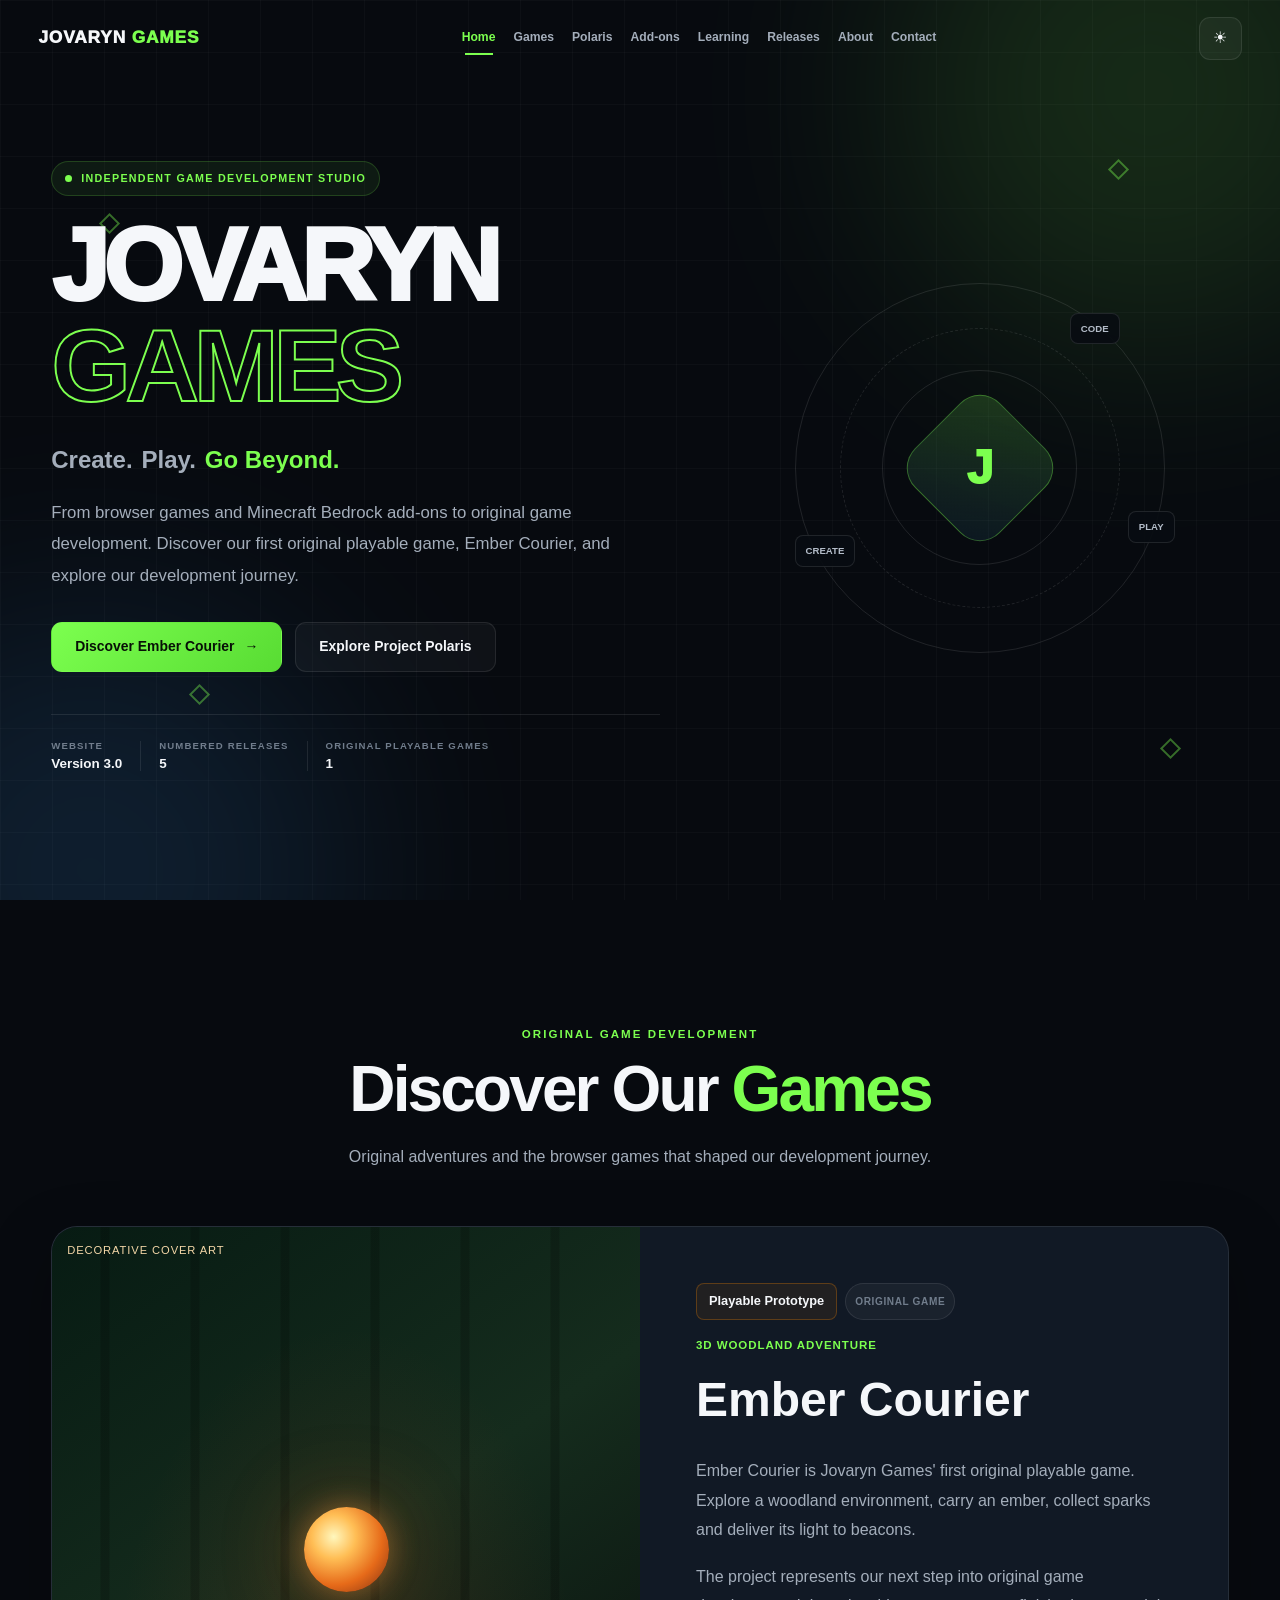
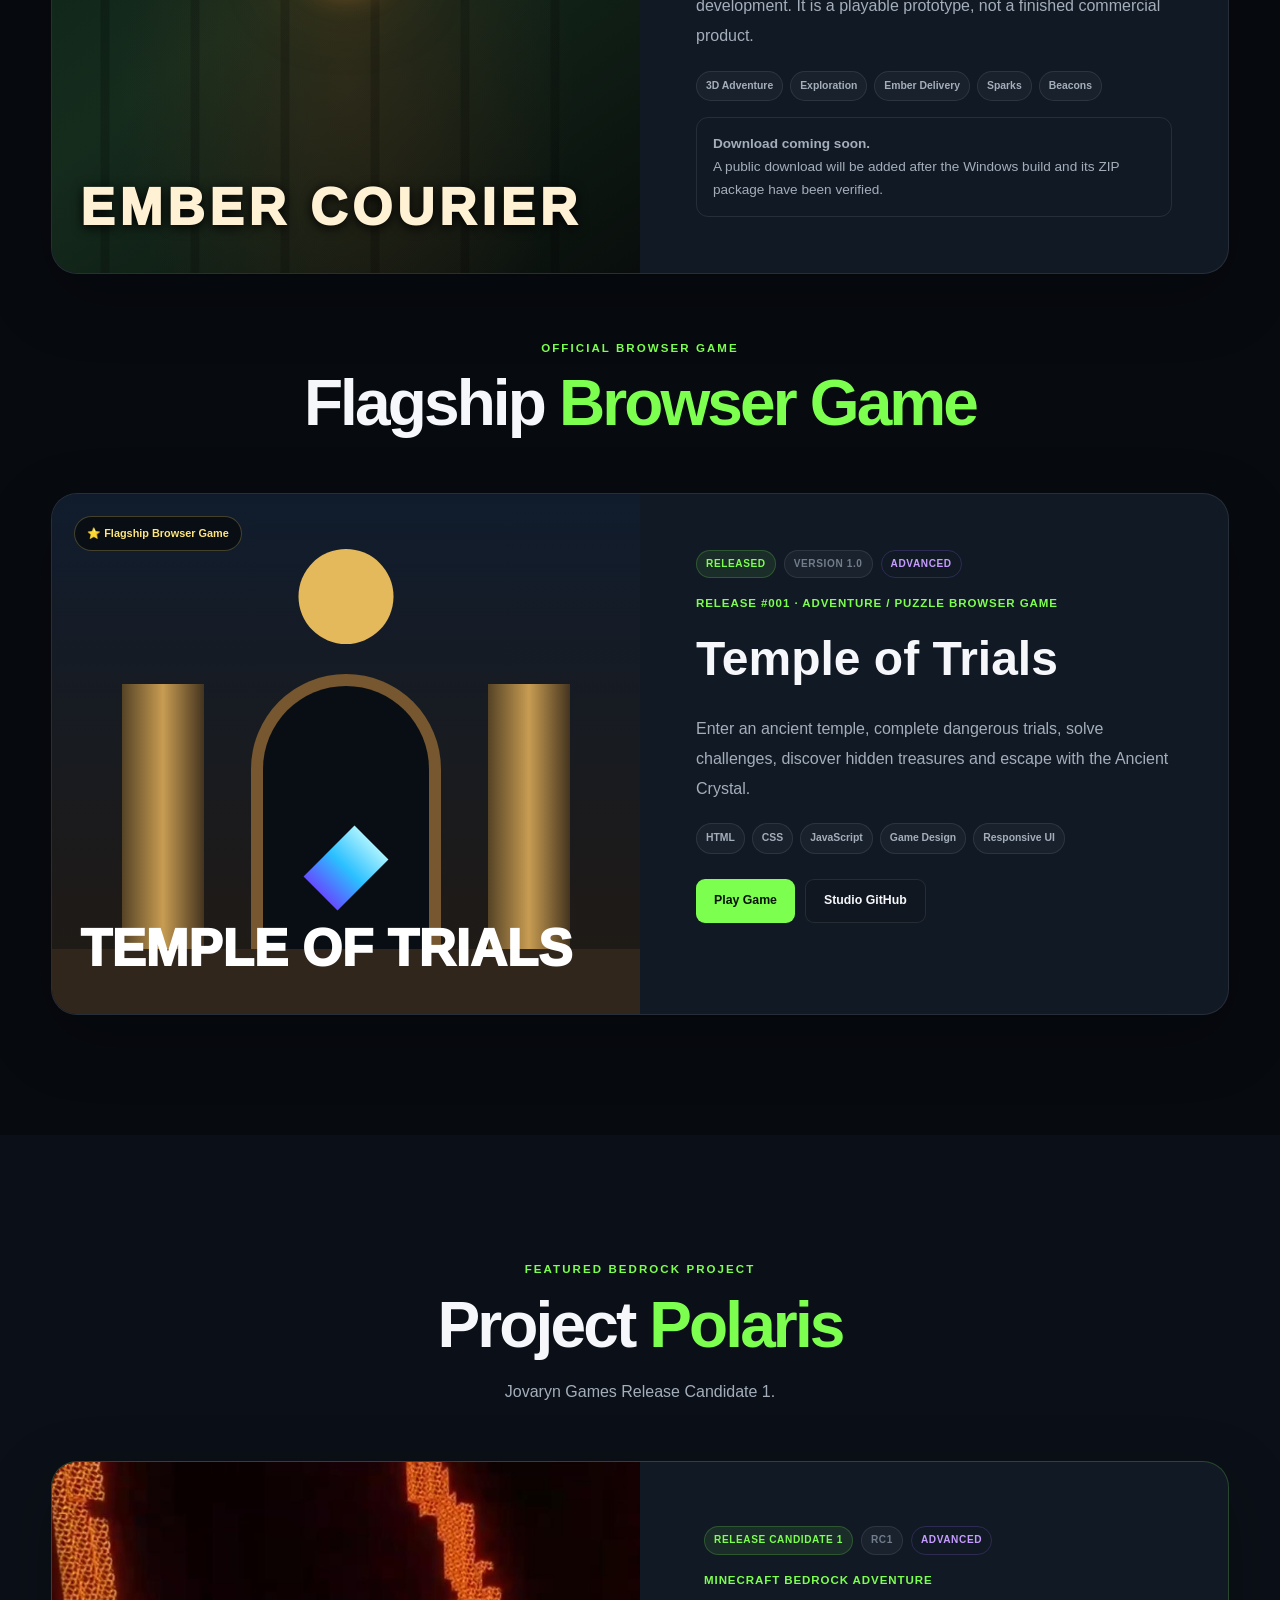
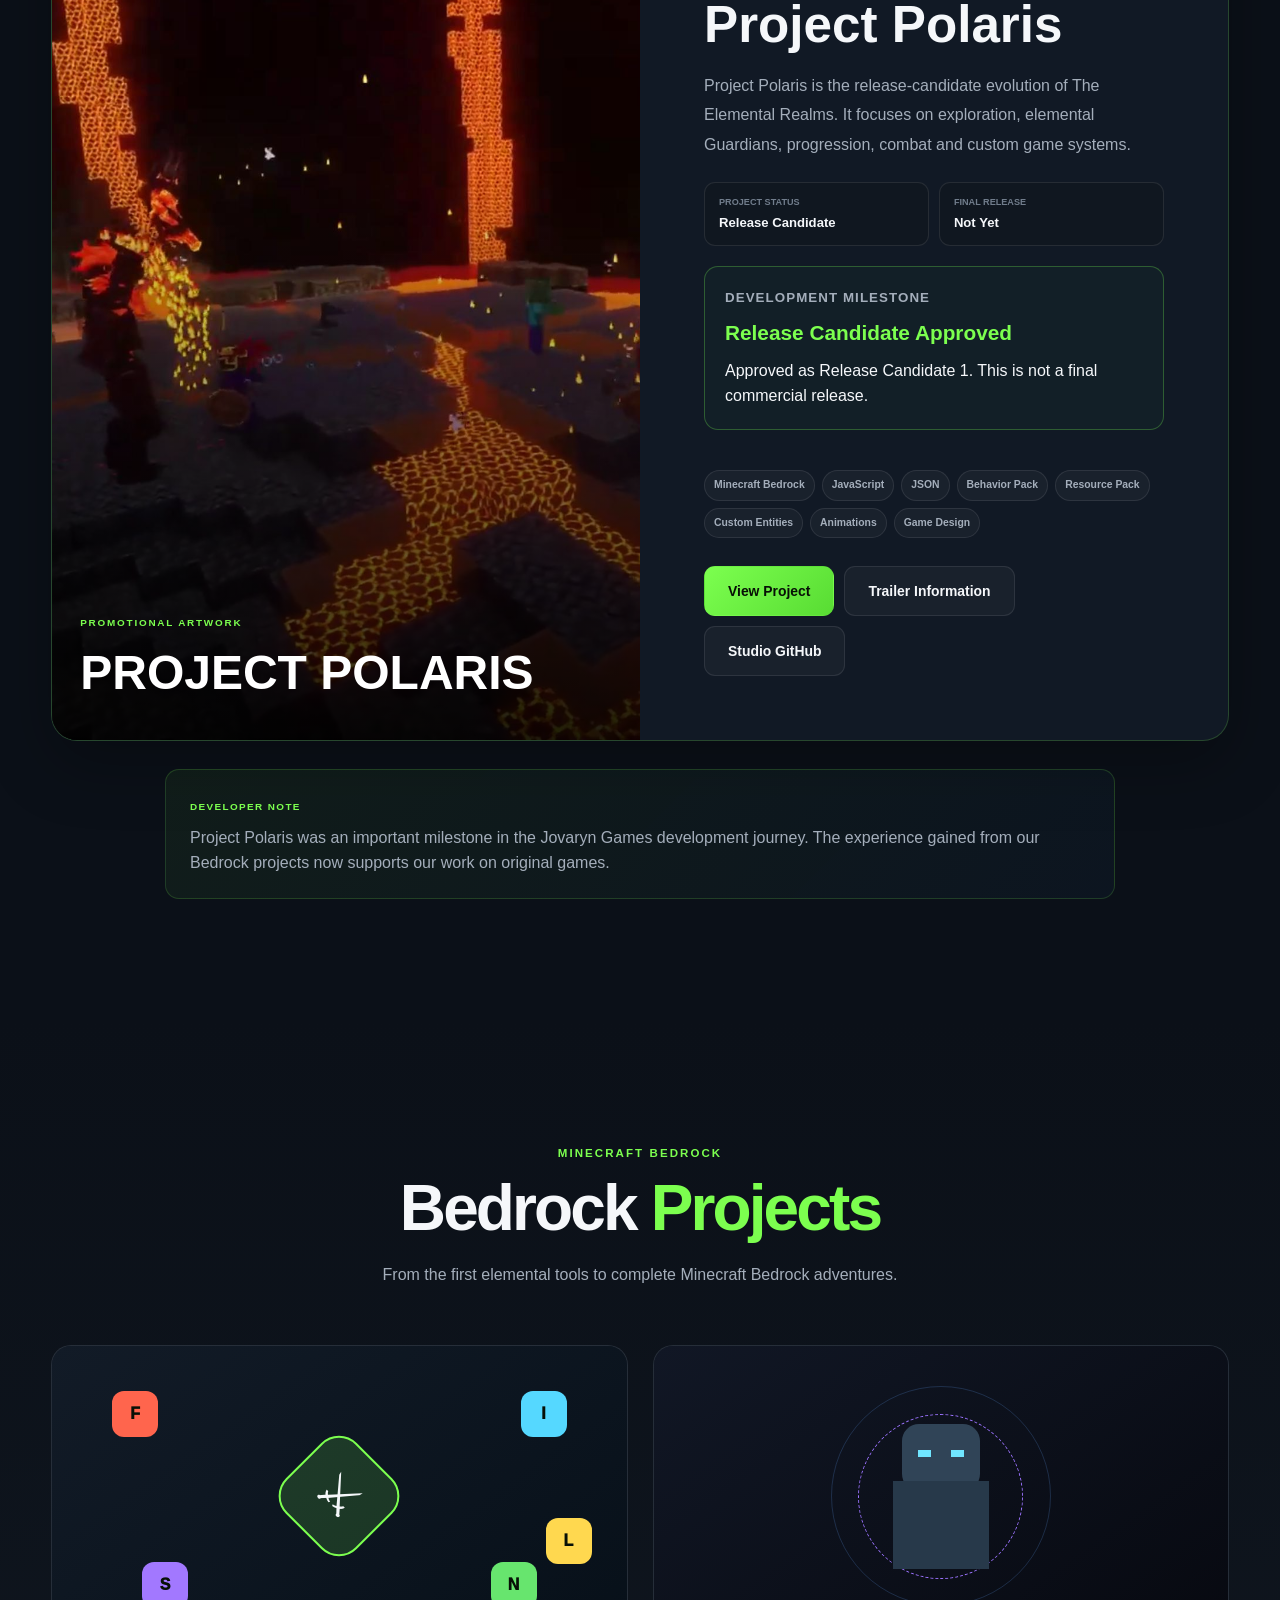
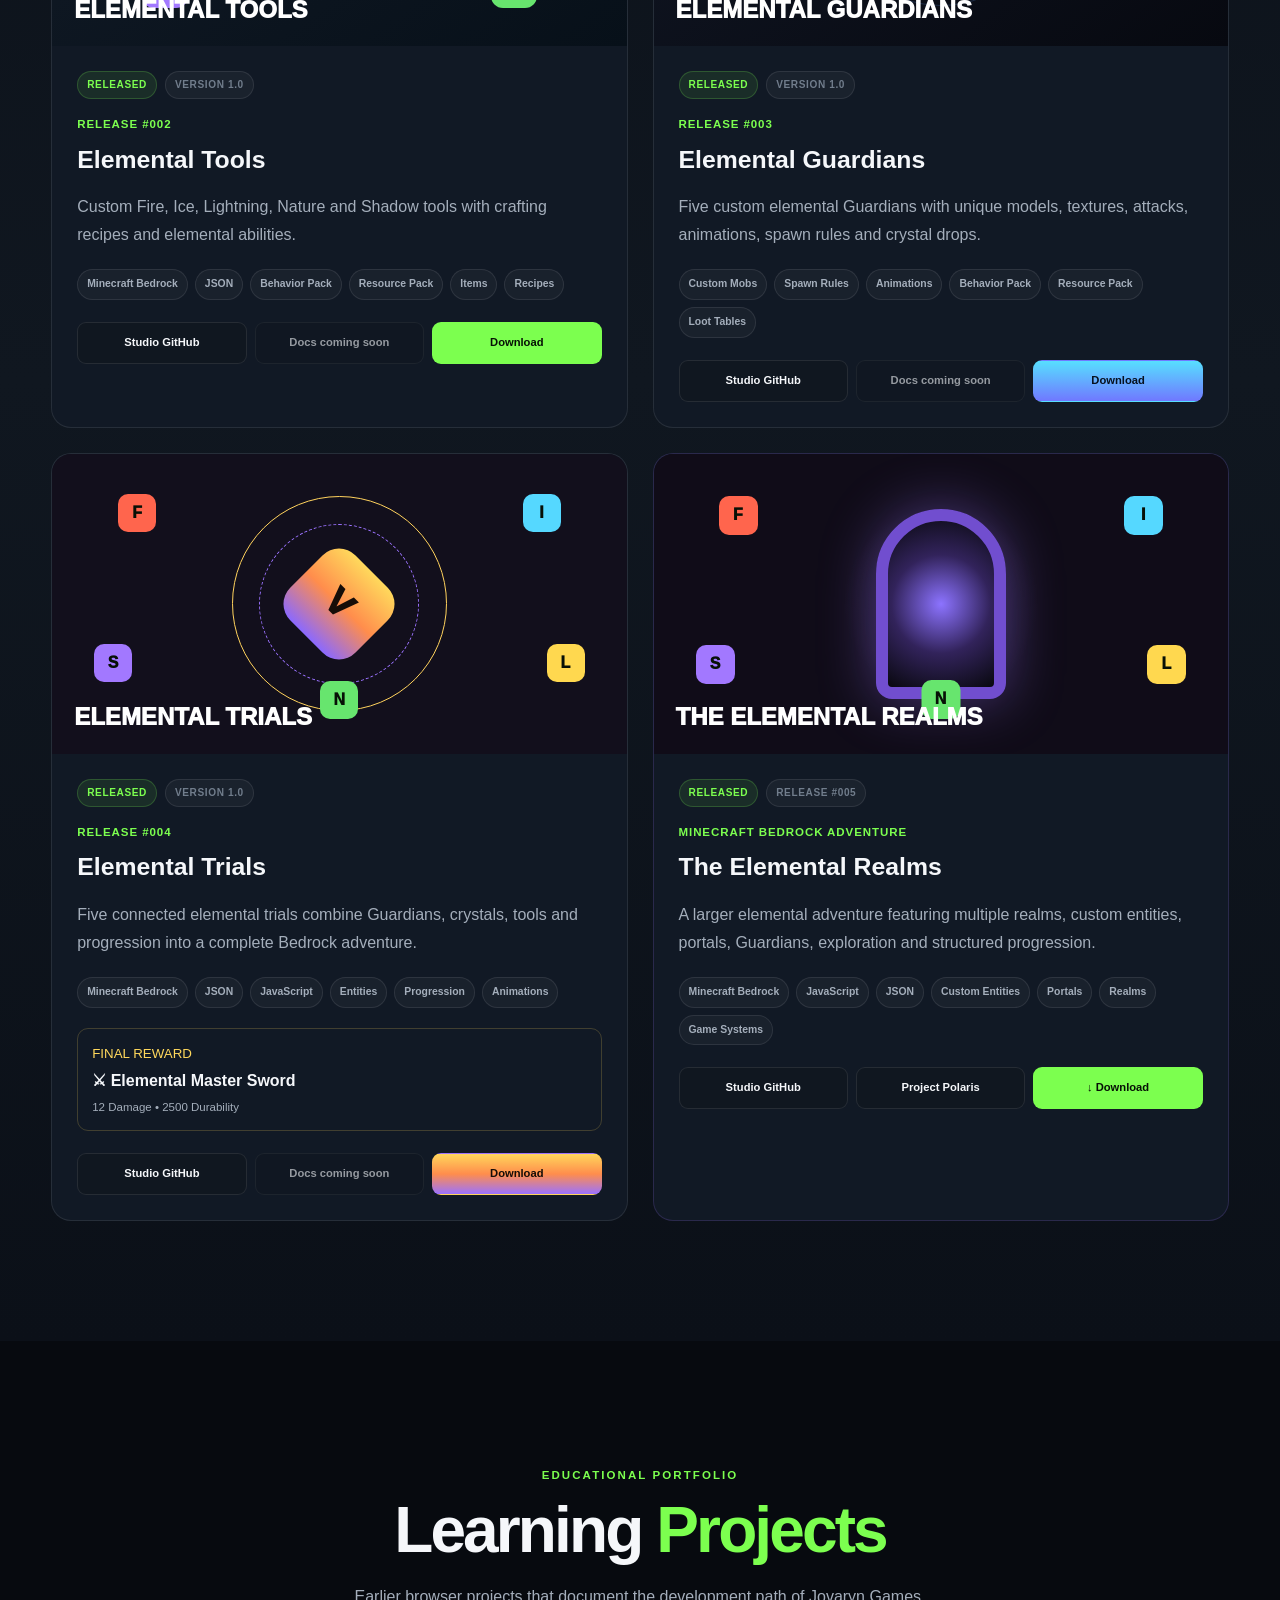
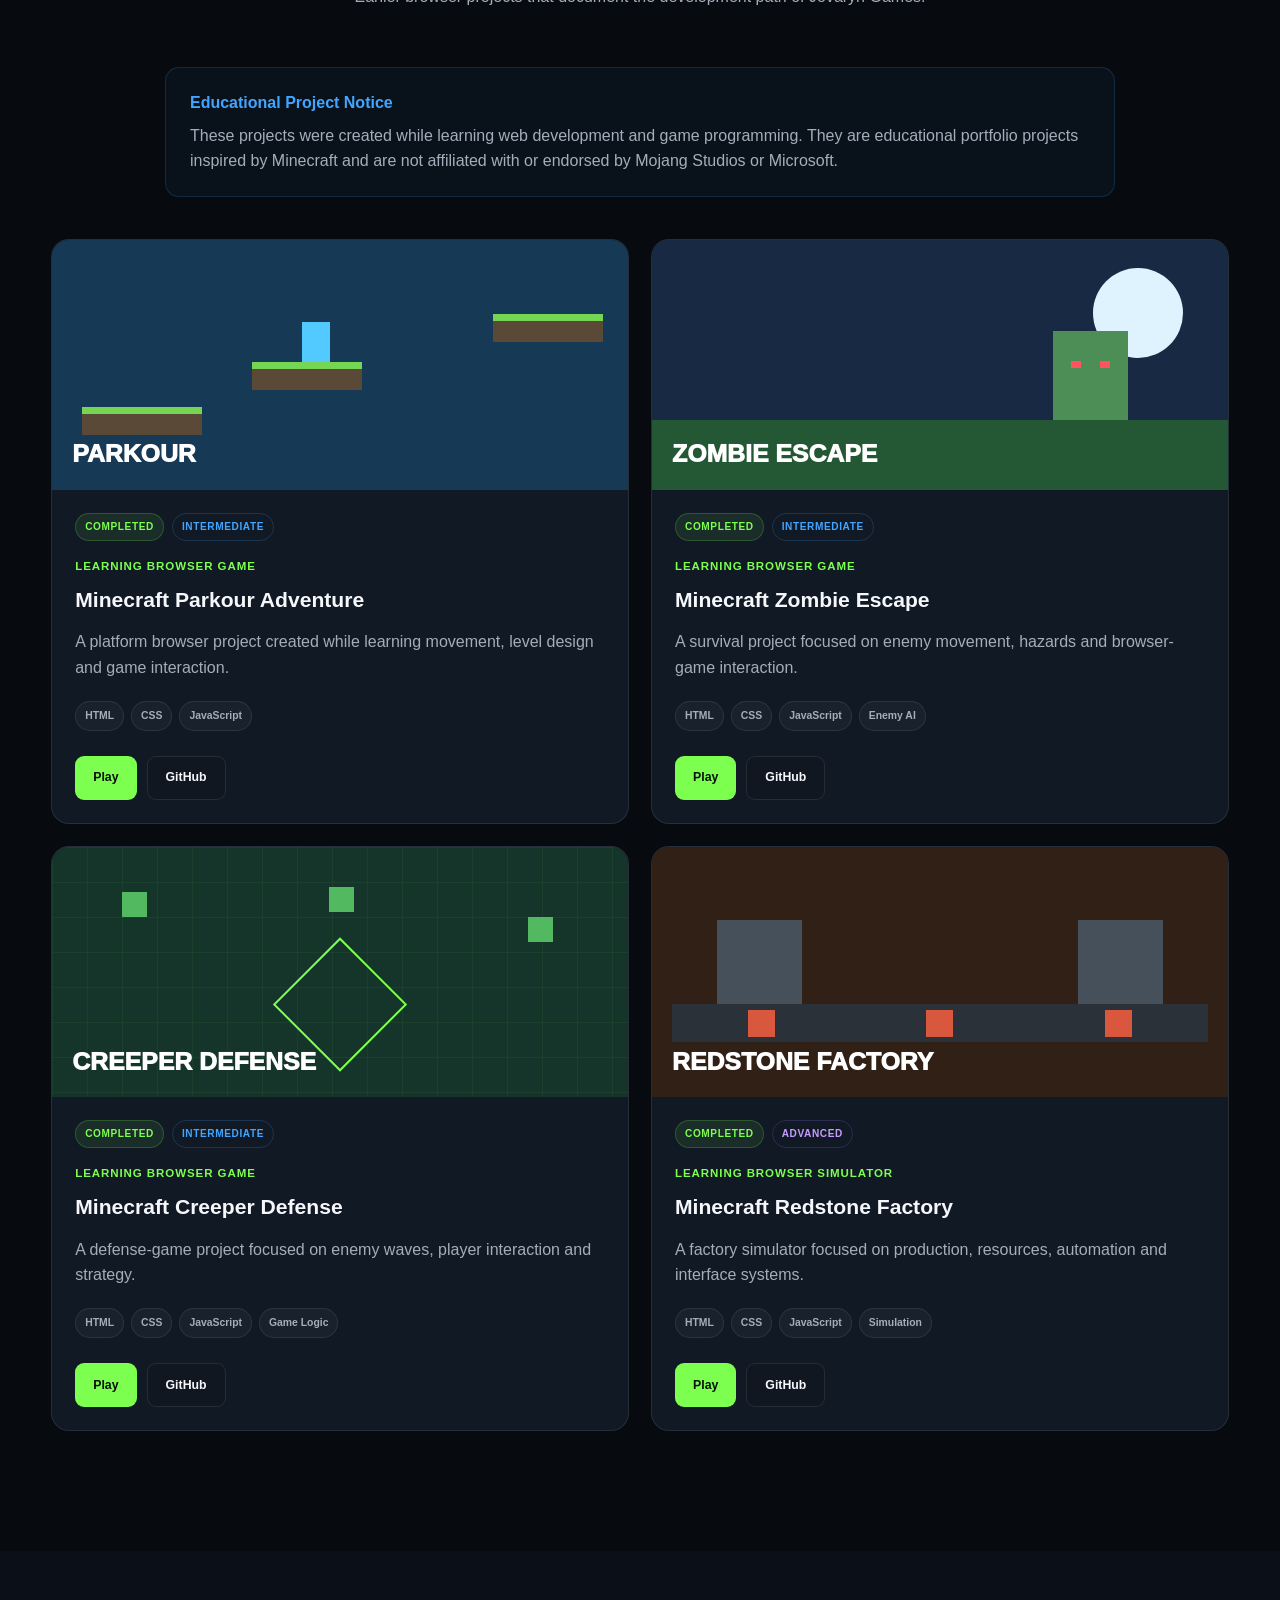
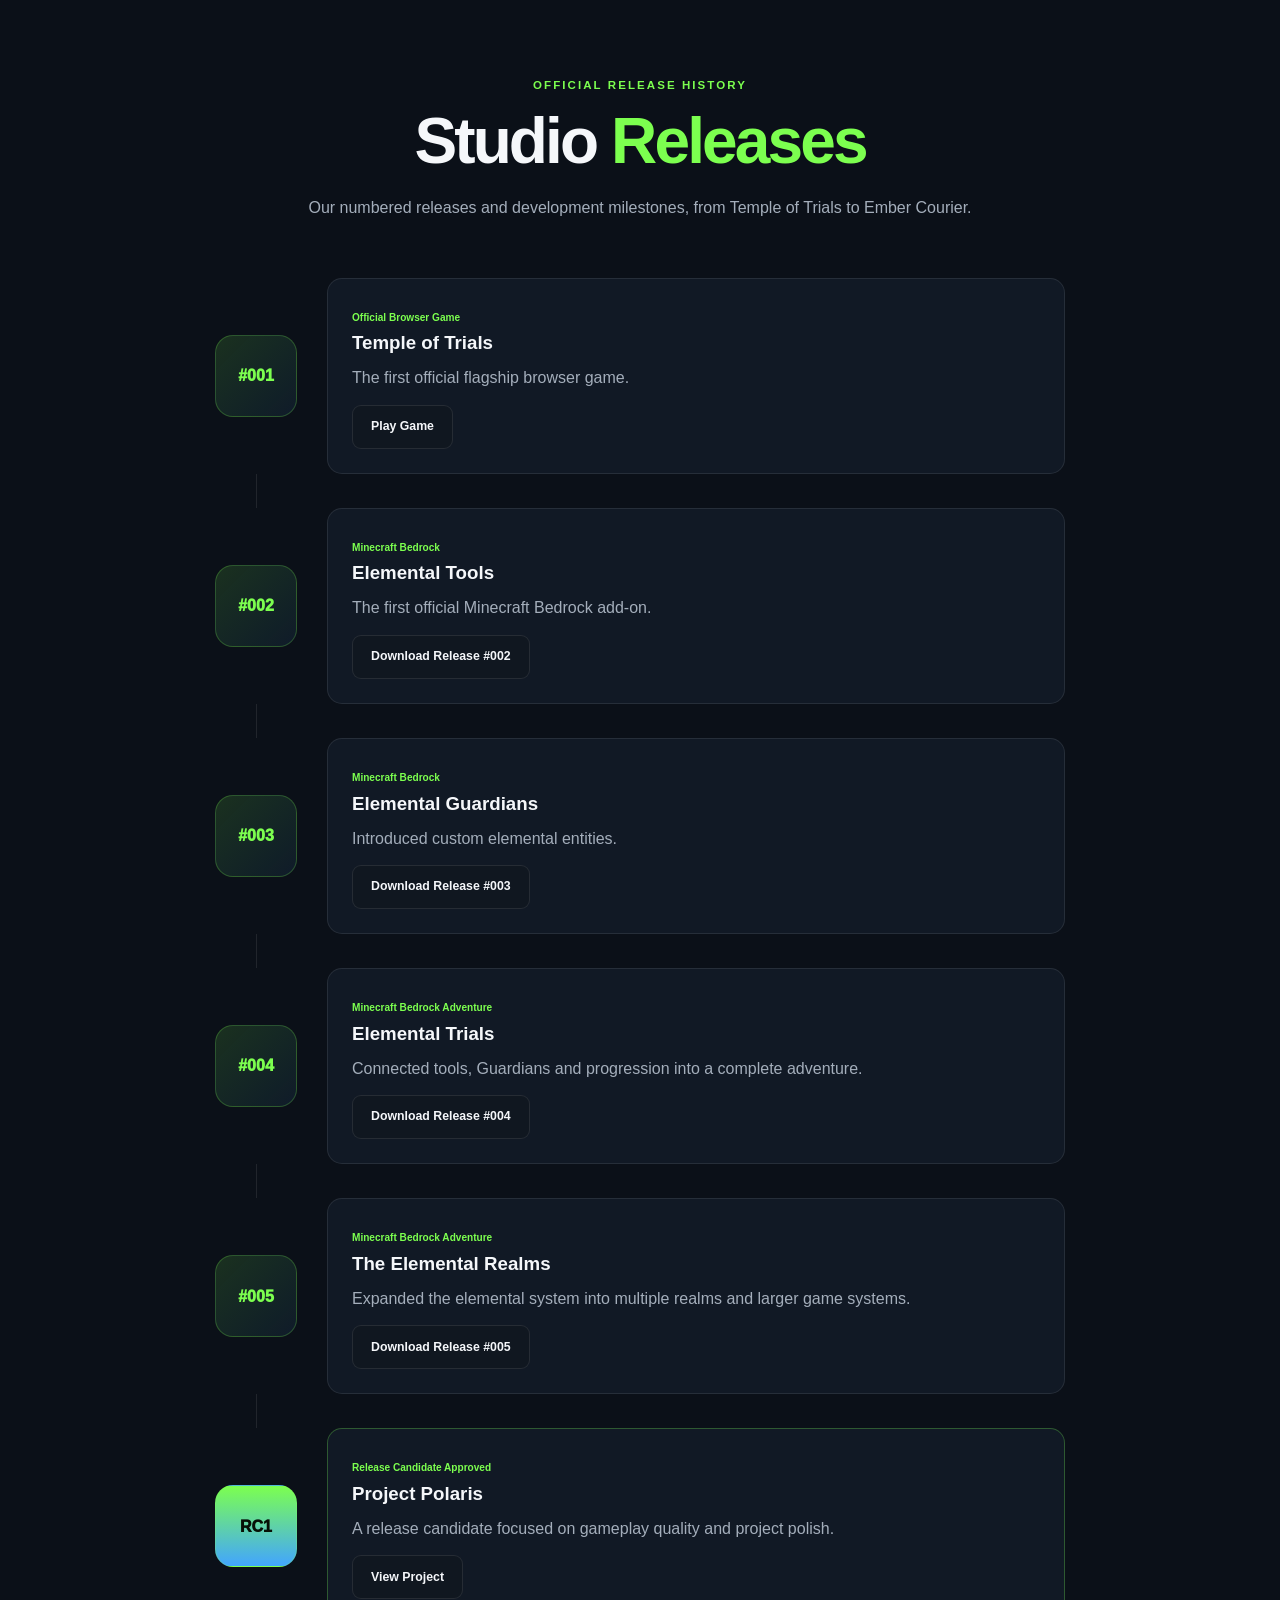
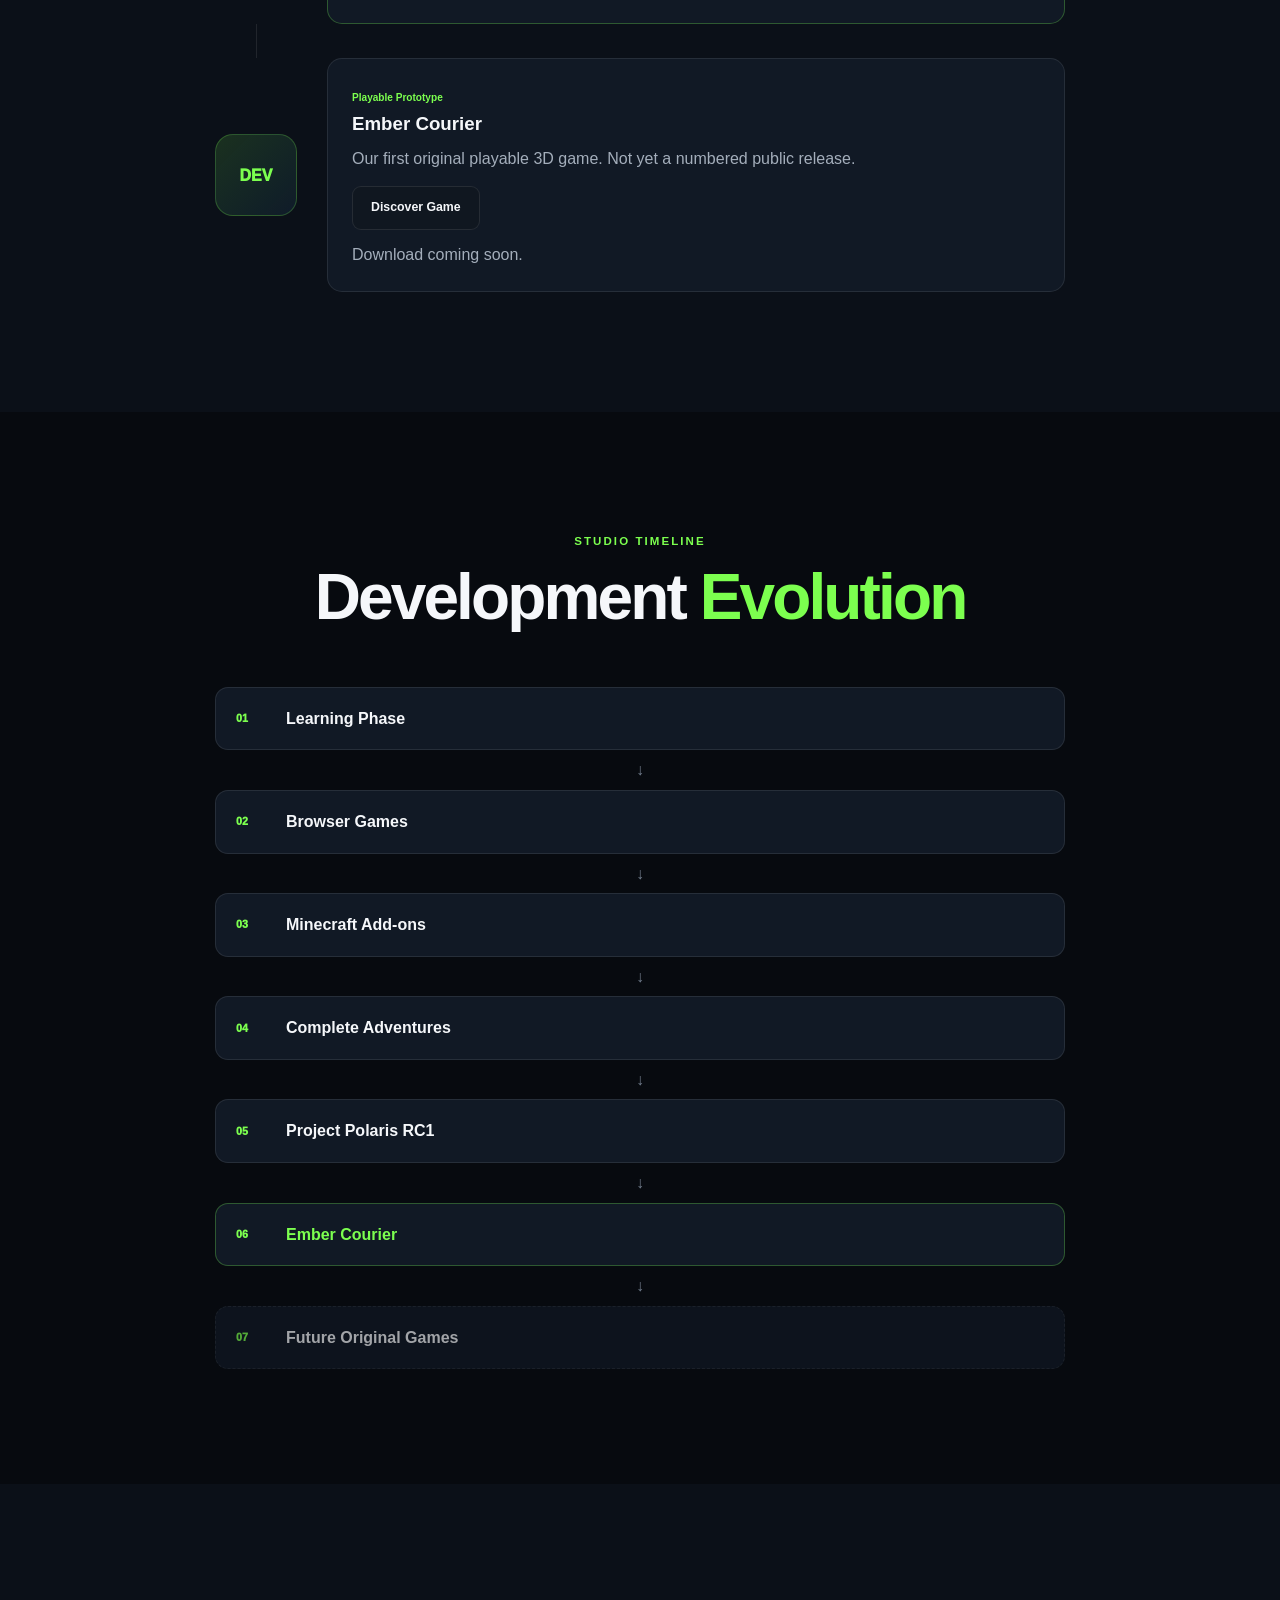
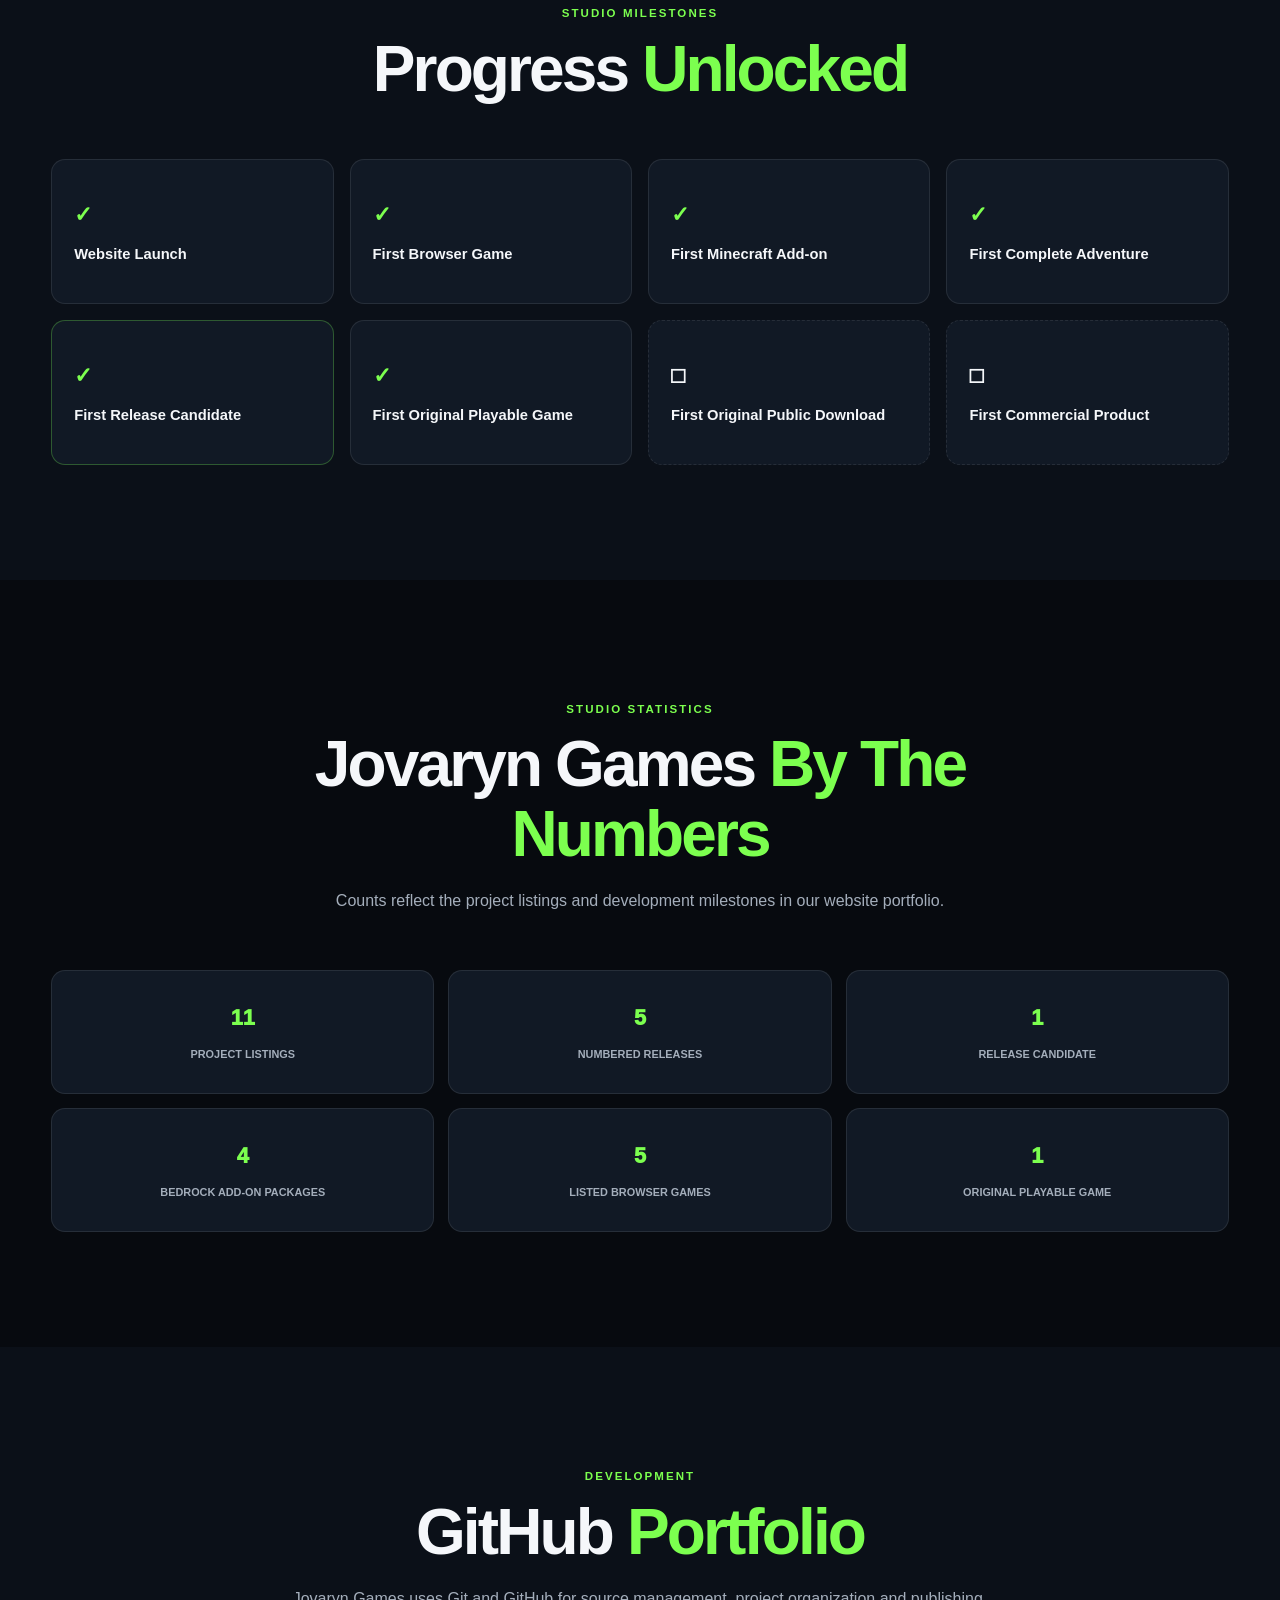
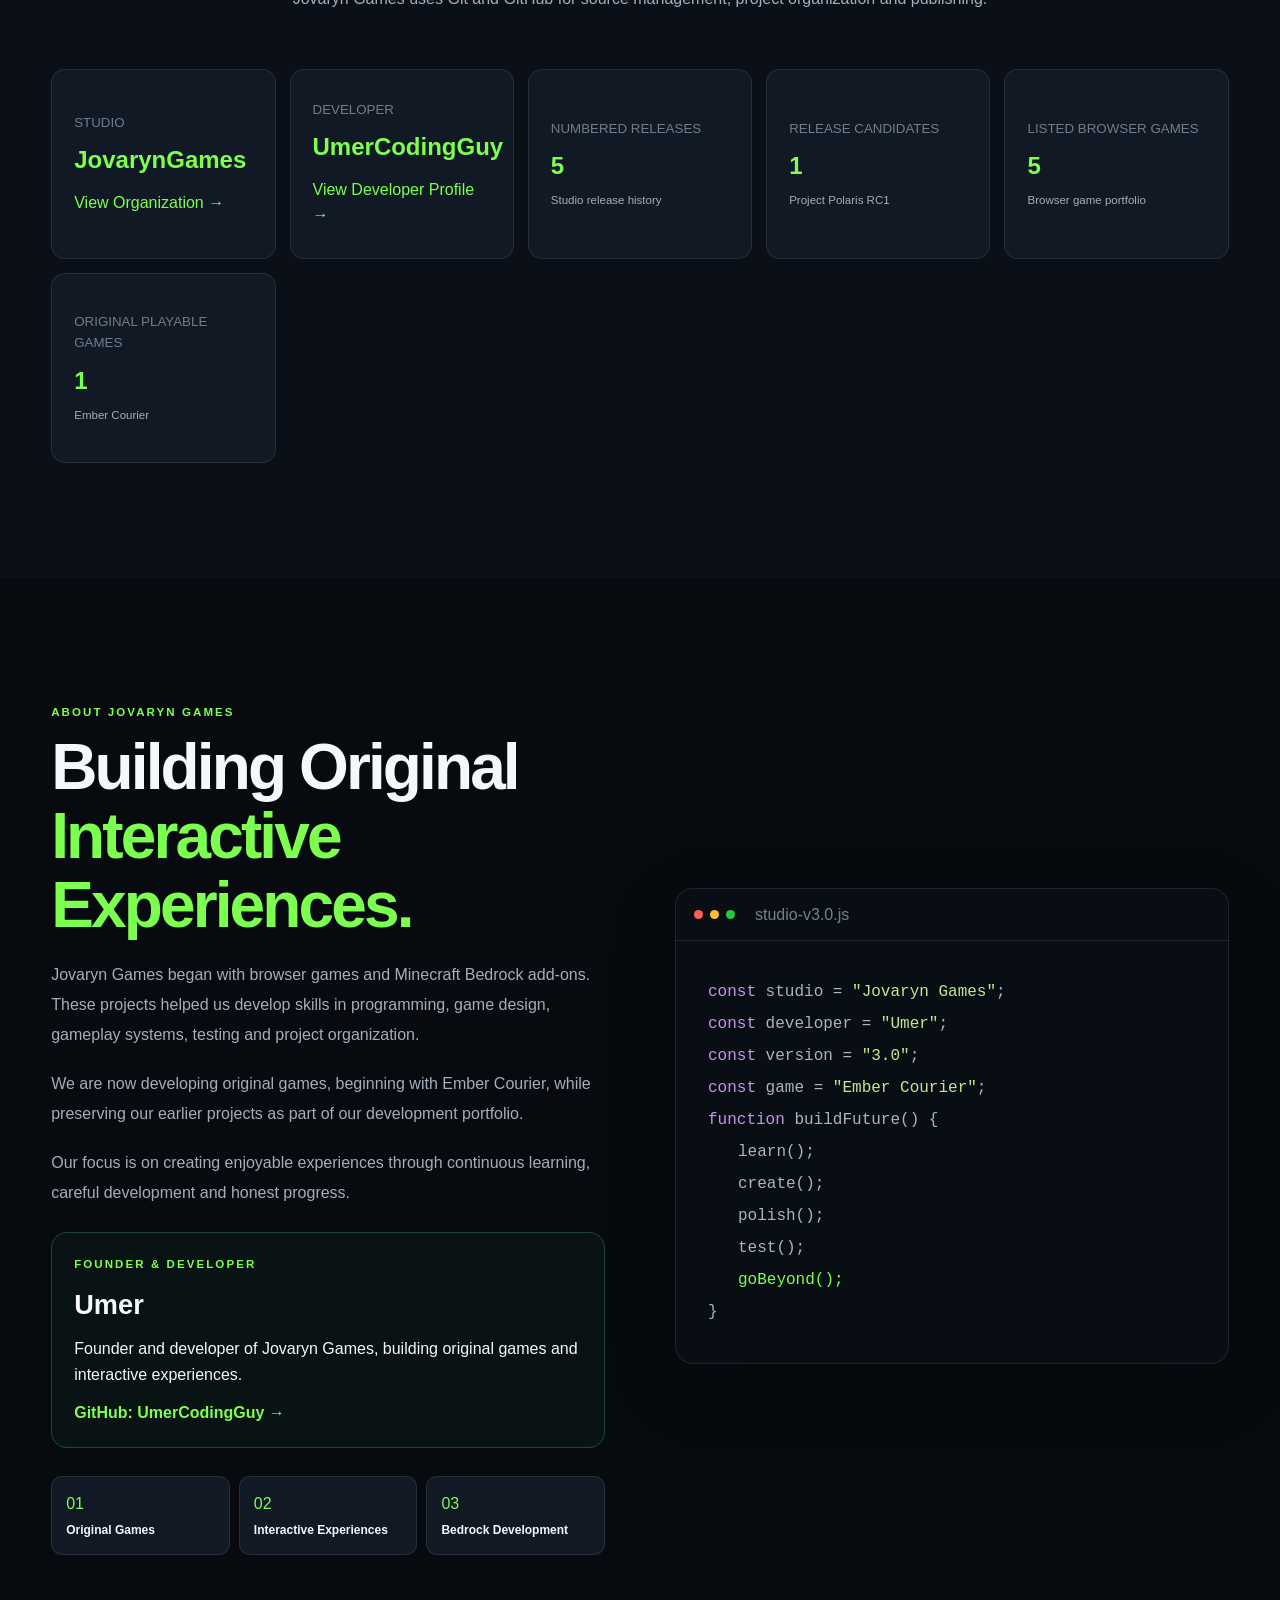
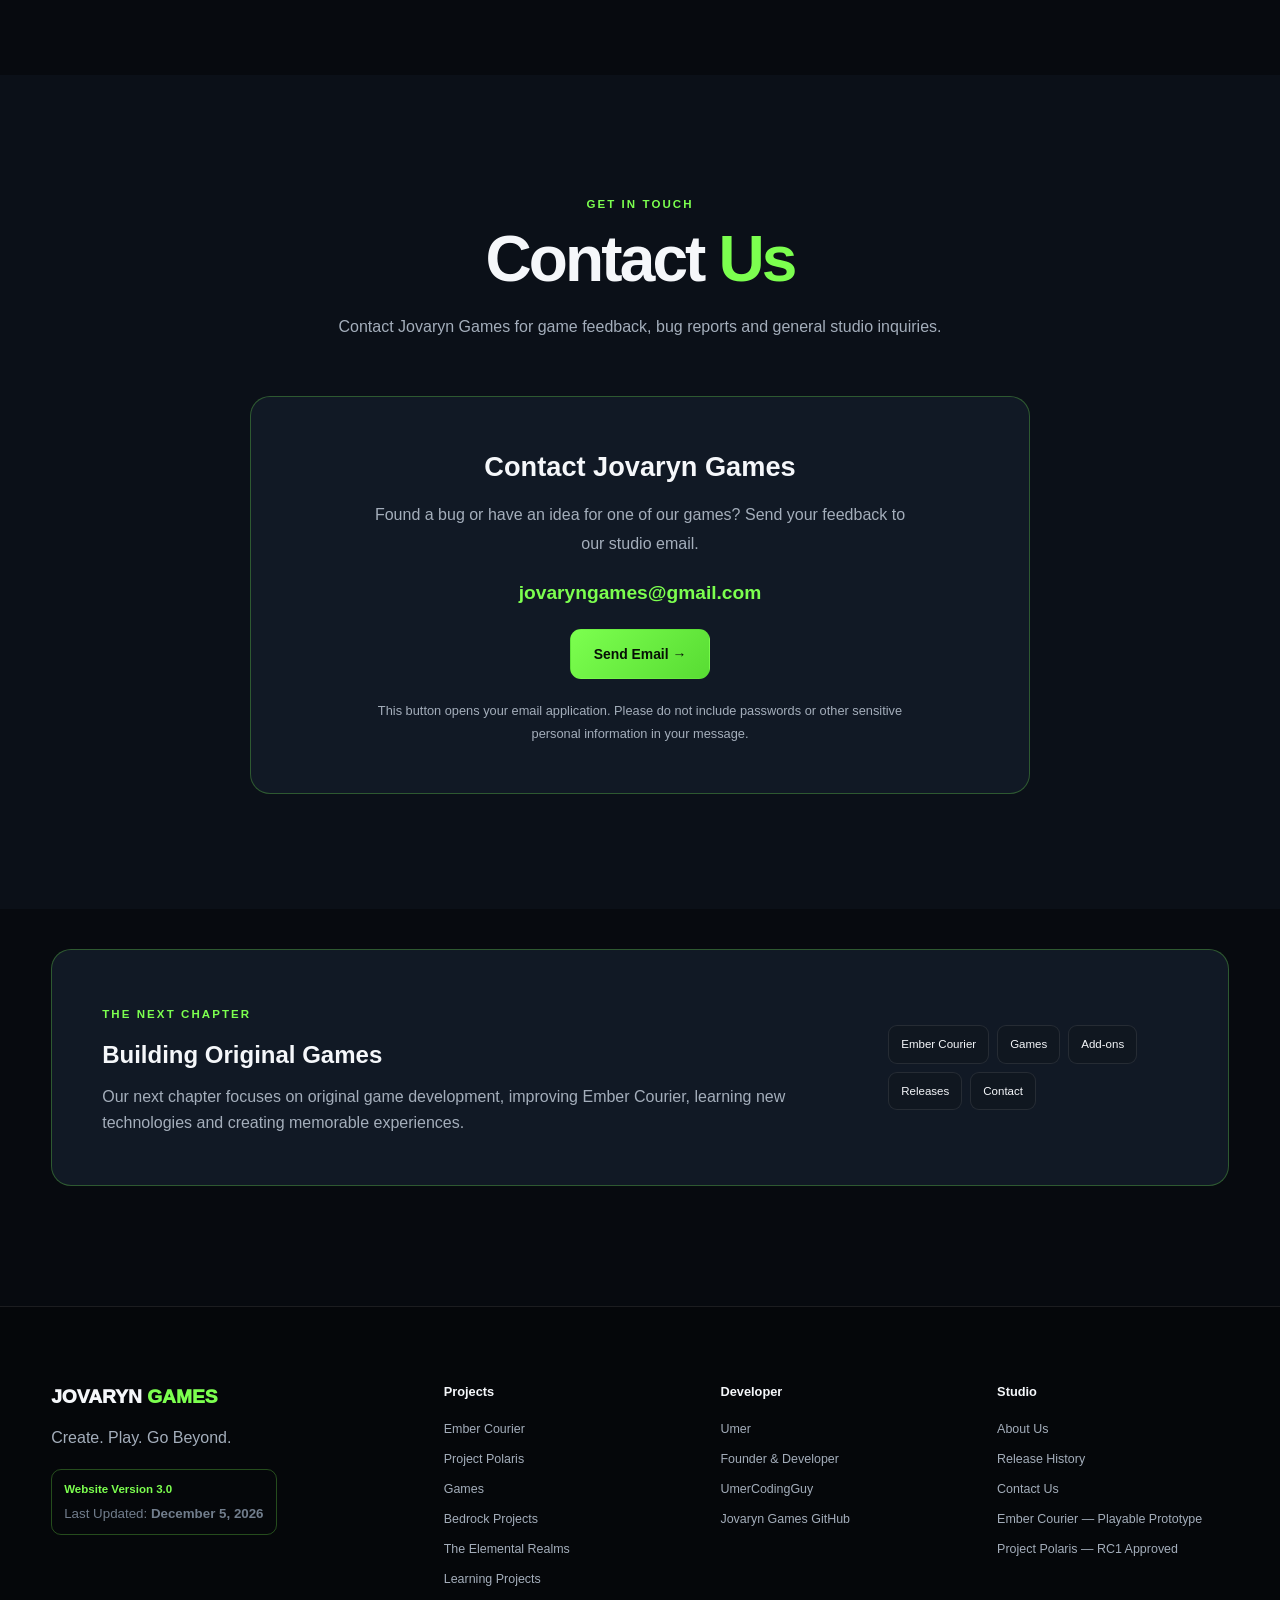
<file: index.html>
<!DOCTYPE html>
<html lang="en">

<head>
    <meta charset="UTF-8">
    <meta name="viewport" content="width=device-width, initial-scale=1.0">

    <title>Jovaryn Games | Ember Courier & Project Polaris</title>

    <meta name="description"
        content="Jovaryn Games is an independent game development studio developing original games, including Ember Courier, alongside browser games and Minecraft Bedrock projects.">

    <meta name="author" content="Jovaryn Games">
    <meta name="theme-color" content="#070a0f">

    <link rel="canonical" href="https://jovaryngames.com/">

    <meta property="og:type" content="website">
    <meta property="og:title" content="Jovaryn Games | Create. Play. Go Beyond.">
    <meta property="og:description"
        content="Discover Ember Courier, Project Polaris and the Jovaryn Games development portfolio.">
    <meta property="og:url" content="https://jovaryngames.com/">
    <meta property="og:image"
        content="https://jovaryngames.com/assets/images/polaris/polaris-cover.png">
    <meta property="og:image:alt" content="Project Polaris promotional artwork">

    <meta name="twitter:card" content="summary_large_image">

    <link rel="stylesheet" href="css/style.css">

    <link rel="icon" type="image/png" href="favicon.png">

    <style>

        /* VERSION 3.0 ADDITIONS */

        .ember-art {
            position: relative;
            display: grid;
            place-items: center;
            min-height: 300px;
            overflow: hidden;
            isolation: isolate;
            background:
                radial-gradient(
                    ellipse at 50% 70%,
                    #a745192e,
                    transparent 55%
                ),
                linear-gradient(
                    145deg,
                    #071b13,
                    #152c1d,
                    #090e0c
                );
        }

        .ember-art::before {
            content: "";
            position: absolute;
            inset: 0;
            z-index: -1;
            opacity: 0.4;
            background: repeating-linear-gradient(
                90deg,
                transparent 0,
                transparent 48px,
                #00000080 49px,
                #00000080 57px,
                transparent 58px,
                transparent 90px
            );
        }

        .ember-orb {
            position: relative;
            width: 85px;
            height: 85px;
            border-radius: 50%;
            background: radial-gradient(
                circle at 35% 35%,
                #fff7bd,
                #ffbe55 28%,
                #e66a19 62%,
                #7c2d12
            );
            box-shadow:
                0 0 30px #ff9c4270,
                0 0 90px #f9731640;
        }

        .ember-art .cover-title {
            color: #fff1d3;
            letter-spacing: 0.1em;
            text-shadow: 0 2px 12px #000;
        }

        .ember-art-label {
            position: absolute;
            top: 15px;
            left: 15px;
            color: #f3d6a7;
            font-size: 0.7rem;
            letter-spacing: 0.08em;
        }

        .ember-status {
            display: inline-block;
            padding: 7px 12px;
            border: 1px solid #d9770655;
            border-radius: 8px;
            background: #d9770615;
            color: var(--text, #e6edf3);
            font-size: 0.8rem;
            font-weight: 700;
        }

        .availability-note {
            margin-top: 16px;
            padding: 14px 16px;
            border: 1px solid var(--border, #334155);
            border-radius: 12px;
            color: var(--text-2, #9ca3af);
            font-size: 0.85rem;
            line-height: 1.7;
        }

        .static-count {
            font-size: clamp(2rem, 5vw, 3.4rem);
            font-weight: 800;
        }

        .approval-card {
            margin: 20px 0;
            padding: 20px;
            border: 1px solid var(--green-border, #4ade8044);
            border-radius: 14px;
            background: #4ade8008;
        }

        .approval-card small {
            display: block;
            color: var(--text-2, #9ca3af);
            font-weight: 700;
            letter-spacing: 0.08em;
        }

        .approval-card strong {
            display: block;
            margin: 8px 0;
            color: var(--green, #4ade80);
            font-size: 1.3rem;
        }

        .contact-card {
            max-width: 780px;
            margin: 0 auto;
            padding: clamp(24px, 5vw, 48px);
            text-align: center;
            border: 1px solid var(--green-border, #4ade8044);
            border-radius: 20px;
            background: var(--card, #111820);
        }

        .contact-card h3 {
            margin-bottom: 12px;
            font-size: 1.7rem;
        }

        .contact-card p {
            max-width: 550px;
            margin: 0 auto 20px;
            line-height: 1.8;
            color: var(--text-2, #9ca3af);
        }

        .contact-email {
            display: block;
            margin: 20px 0;
            color: var(--green, #4ade80);
            font-size: clamp(0.9rem, 3vw, 1.2rem);
            font-weight: 700;
            overflow-wrap: anywhere;
        }

        .contact-card .button {
            display: inline-flex;
            margin: 0 auto;
        }

        .contact-note {
            margin-top: 20px !important;
            margin-bottom: 0 !important;
            font-size: 0.8rem;
        }

        .release-link {
            display: inline-flex;
            margin-top: 14px;
        }

        .site-disclaimer {
            margin-top: 20px;
            font-size: 0.8rem;
            line-height: 1.7;
            color: var(--text-2, #9ca3af);
        }

        #ember-courier,
        #contact {
            scroll-margin-top: 100px;
        }

        a:focus-visible,
        button:focus-visible {
            outline: 2px solid var(--green, #4ade80);
            outline-offset: 4px;
        }

        @media (max-width: 760px) {
            .ember-art {
                min-height: 240px;
            }

            .contact-card {
                padding: 24px 18px;
            }
        }

    </style>
</head>

<body>

    <!-- LOADER -->

    <div class="loader" id="loader">
        <div class="loader-inner">

            <div class="loader-logo">
                JOVARYN <span>GAMES</span>
            </div>

            <div class="loader-track">
                <div class="loader-bar"></div>
            </div>

            <p>Loading Studio...</p>

        </div>
    </div>

    <div class="scroll-progress" id="scrollProgress"></div>

    <div class="site-toast" id="siteToast"
        role="status" aria-live="polite">
    </div>

    <!-- NAVIGATION -->

    <header class="header" id="header">

        <nav class="navbar" aria-label="Main navigation">

            <a href="#home" class="logo"
                aria-label="Jovaryn Games home">
                JOVARYN <span>GAMES</span>
            </a>

            <ul class="nav-links" id="navLinks">

                <li><a href="#home" class="nav-link active">Home</a></li>
                <li><a href="#games" class="nav-link">Games</a></li>
                <li><a href="#polaris" class="nav-link">Polaris</a></li>
                <li><a href="#addons" class="nav-link">Add-ons</a></li>
                <li><a href="#learning" class="nav-link">Learning</a></li>
                <li><a href="#releases" class="nav-link">Releases</a></li>
                <li><a href="#about" class="nav-link">About</a></li>
                <li><a href="#contact" class="nav-link">Contact</a></li>

            </ul>

            <div class="nav-actions">

                <button class="theme-toggle" id="themeToggle"
                    type="button" aria-label="Switch color theme">

                    <span id="themeIcon">☀</span>

                </button>

                <button class="menu-toggle" id="menuToggle"
                    type="button"
                    aria-label="Open navigation menu"
                    aria-expanded="false"
                    aria-controls="navLinks">

                    <span></span>
                    <span></span>
                    <span></span>

                </button>

            </div>

        </nav>

    </header>

    <main>

        <!-- HERO -->

        <section class="hero section" id="home">

            <div class="hero-background">

                <div class="grid-background"></div>

                <div class="glow glow-one"></div>
                <div class="glow glow-two"></div>

                <div class="pixel pixel-one"></div>
                <div class="pixel pixel-two"></div>
                <div class="pixel pixel-three"></div>
                <div class="pixel pixel-four"></div>

            </div>

            <div class="hero-container">

                <div class="hero-content reveal">

                    <div class="hero-badge">
                        <span></span>
                        Independent Game Development Studio
                    </div>

                    <h1>
                        JOVARYN
                        <strong>GAMES</strong>
                    </h1>

                    <div class="tagline">
                        <span>Create.</span>
                        <span>Play.</span>
                        <span>Go Beyond.</span>
                    </div>

                    <p class="hero-description">

                        From browser games and Minecraft Bedrock add-ons
                        to original game development.

                        Discover our first original playable game,
                        Ember Courier, and explore our development journey.

                    </p>

                    <div class="hero-buttons">

                        <a href="#ember-courier"
                            class="button primary-button">

                            Discover Ember Courier <span>→</span>

                        </a>

                        <a href="#polaris"
                            class="button secondary-button">

                            Explore Project Polaris

                        </a>

                    </div>

                    <div class="hero-info">

                        <div>
                            <small>WEBSITE</small>
                            <strong>Version 3.0</strong>
                        </div>

                        <span class="info-line"></span>

                        <div>
                            <small>NUMBERED RELEASES</small>
                            <strong>5</strong>
                        </div>

                        <span class="info-line"></span>

                        <div>
                            <small>ORIGINAL PLAYABLE GAMES</small>
                            <strong>1</strong>
                        </div>

                    </div>

                </div>

                <div class="hero-art reveal">

                    <div class="studio-orbit">

                        <div class="orbit ring-one"></div>
                        <div class="orbit ring-two"></div>
                        <div class="orbit ring-three"></div>

                        <div class="studio-core">
                            <span>J</span>
                        </div>

                        <div class="orbit-tag tag-code">CODE</div>
                        <div class="orbit-tag tag-create">CREATE</div>
                        <div class="orbit-tag tag-play">PLAY</div>

                    </div>

                </div>

            </div>

        </section>

        <!-- EMBER COURIER AND BROWSER GAMES -->

        <section class="games-section section" id="games">

            <div class="container">

                <div class="section-heading reveal">

                    <span class="section-label">
                        ORIGINAL GAME DEVELOPMENT
                    </span>

                    <h2>Discover Our <span>Games</span></h2>

                    <p>
                        Original adventures and the browser games
                        that shaped our development journey.
                    </p>

                </div>

                <!-- EMBER COURIER -->

                <article class="project-card flagship-card reveal"
                    id="ember-courier">

                    <div class="project-cover ember-art">

                        <span class="ember-art-label">
                            DECORATIVE COVER ART
                        </span>

                        <div class="ember-orb" aria-hidden="true"></div>

                        <strong class="cover-title">
                            EMBER COURIER
                        </strong>

                    </div>

                    <div class="project-content">

                        <div class="badges">

                            <span class="ember-status">
                                Playable Prototype
                            </span>

                            <span class="version">
                                Original Game
                            </span>

                        </div>

                        <span class="project-category">
                            3D Woodland Adventure
                        </span>

                        <h3>Ember Courier</h3>

                        <p>

                            Ember Courier is Jovaryn Games' first
                            original playable game.

                            Explore a woodland environment, carry
                            an ember, collect sparks and deliver
                            its light to beacons.

                        </p>

                        <p>

                            The project represents our next step
                            into original game development.

                            It is a playable prototype, not a
                            finished commercial product.

                        </p>

                        <div class="technology-badges">

                            <span>3D Adventure</span>
                            <span>Exploration</span>
                            <span>Ember Delivery</span>
                            <span>Sparks</span>
                            <span>Beacons</span>

                        </div>

                        <div class="availability-note">

                            <strong>Download coming soon.</strong>

                            <br>

                            A public download will be added after
                            the Windows build and its ZIP package
                            have been verified.

                        </div>

                    </div>

                </article>

                <!-- TEMPLE OF TRIALS -->

                <div class="section-heading reveal"
                    style="margin-top:60px">

                    <span class="section-label">
                        OFFICIAL BROWSER GAME
                    </span>

                    <h2>Flagship <span>Browser Game</span></h2>

                </div>

                <article class="project-card flagship-card reveal"
                    id="temple-of-trials">

                    <div class="project-cover temple-art">

                        <span class="flagship-badge">
                            ⭐ Flagship Browser Game
                        </span>

                        <div class="temple-sun"></div>

                        <div class="temple-pillar temple-pillar-left"></div>
                        <div class="temple-pillar temple-pillar-right"></div>

                        <div class="temple-door">
                            <div class="temple-crystal"></div>
                        </div>

                        <div class="temple-floor"></div>

                        <strong class="cover-title">
                            TEMPLE OF TRIALS
                        </strong>

                    </div>

                    <div class="project-content">

                        <div class="badges">

                            <span class="status released">Released</span>
                            <span class="version">Version 1.0</span>
                            <span class="difficulty advanced">Advanced</span>

                        </div>

                        <span class="project-category">
                            Release #001 · Adventure / Puzzle Browser Game
                        </span>

                        <h3>Temple of Trials</h3>

                        <p>

                            Enter an ancient temple, complete dangerous
                            trials, solve challenges, discover hidden
                            treasures and escape with the Ancient Crystal.

                        </p>

                        <div class="technology-badges">

                            <span>HTML</span>
                            <span>CSS</span>
                            <span>JavaScript</span>
                            <span>Game Design</span>
                            <span>Responsive UI</span>

                        </div>

                        <div class="project-actions">

                            <a href="https://jovaryngames.com/temple-of-trials/"
                                class="project-button primary-project-button">

                                Play Game

                            </a>

                            <a href="https://github.com/JovarynGames"
                                target="_blank"
                                rel="noopener noreferrer"
                                class="project-button secondary-project-button">

                                Studio GitHub

                            </a>

                        </div>

                    </div>

                </article>

            </div>

        </section>

        <!-- PROJECT POLARIS -->

        <section class="latest-section section" id="polaris">

            <div class="container">

                <div class="section-heading reveal">

                    <span class="section-label">
                        FEATURED BEDROCK PROJECT
                    </span>

                    <h2>Project <span>Polaris</span></h2>

                    <p>Jovaryn Games Release Candidate 1.</p>

                </div>

                <article class="latest-release-card polaris-feature reveal">

                    <div class="latest-art polaris-art"
                        style="position:relative;overflow:hidden">

                        <img
                            src="assets/images/polaris/polaris-cover.png"
                            alt="Project Polaris promotional cover artwork"
                            loading="lazy"
                            decoding="async"
                            style="
                                position:absolute;
                                inset:0;
                                width:100%;
                                height:100%;
                                object-fit:cover;
                                object-position:center;
                            ">

                        <div aria-hidden="true"
                            style="
                                position:absolute;
                                inset:0;
                                background:linear-gradient(
                                    to bottom,
                                    transparent 35%,
                                    rgba(0,0,0,0.88) 100%
                                );
                                pointer-events:none;
                            ">
                        </div>

                        <div class="polaris-media-label">

                            <span>PROMOTIONAL ARTWORK</span>
                            <strong>PROJECT POLARIS</strong>

                        </div>

                    </div>

                    <div class="latest-content">

                        <div class="badges">

                            <span class="status released">
                                Release Candidate 1
                            </span>

                            <span class="version">RC1</span>

                            <span class="difficulty advanced">
                                Advanced
                            </span>

                        </div>

                        <span class="project-category">
                            Minecraft Bedrock Adventure
                        </span>

                        <h3>Project Polaris</h3>

                        <p>

                            Project Polaris is the release-candidate
                            evolution of The Elemental Realms.

                            It focuses on exploration, elemental
                            Guardians, progression, combat and
                            custom game systems.

                        </p>

                        <div class="polaris-status-box">

                            <div>
                                <small>PROJECT STATUS</small>
                                <strong>Release Candidate</strong>
                            </div>

                            <div>
                                <small>FINAL RELEASE</small>
                                <strong>Not Yet</strong>
                            </div>

                        </div>

                        <div class="approval-card">

                            <small>DEVELOPMENT MILESTONE</small>

                            <strong>
                                Release Candidate Approved
                            </strong>

                            <p>
                                Approved as Release Candidate 1.
                                This is not a final commercial release.
                            </p>

                        </div>

                        <div class="technology-badges">

                            <span>Minecraft Bedrock</span>
                            <span>JavaScript</span>
                            <span>JSON</span>
                            <span>Behavior Pack</span>
                            <span>Resource Pack</span>
                            <span>Custom Entities</span>
                            <span>Animations</span>
                            <span>Game Design</span>

                        </div>

                        <div class="latest-buttons">

                            <a href="project-polaris/"
                                class="button primary-button">

                                View Project

                            </a>

                            <a href="project-polaris/#trailer"
                                class="button secondary-button">

                                Trailer Information

                            </a>

                            <a href="https://github.com/JovarynGames"
                                target="_blank"
                                rel="noopener noreferrer"
                                class="button secondary-button">

                                Studio GitHub

                            </a>

                        </div>

                    </div>

                </article>

                <div class="developer-note reveal">

                    <span>DEVELOPER NOTE</span>

                    <p>

                        Project Polaris was an important milestone
                        in the Jovaryn Games development journey.

                        The experience gained from our Bedrock projects
                        now supports our work on original games.

                    </p>

                </div>

            </div>

        </section>

        <!-- MINECRAFT BEDROCK PROJECTS -->

        <section class="addons-section section" id="addons">

            <div class="container">

                <div class="section-heading reveal">

                    <span class="section-label">
                        MINECRAFT BEDROCK
                    </span>

                    <h2>Bedrock <span>Projects</span></h2>

                    <p>
                        From the first elemental tools to complete
                        Minecraft Bedrock adventures.
                    </p>

                </div>

                <div class="official-project-grid">

                    <!-- ELEMENTAL TOOLS -->

                    <article class="official-project-card reveal"
                        id="elemental-tools">

                        <div class="addon-project-art tools-art">

                            <div class="element-orb fire-orb">F</div>
                            <div class="element-orb ice-orb">I</div>
                            <div class="element-orb lightning-orb">L</div>
                            <div class="element-orb nature-orb">N</div>
                            <div class="element-orb shadow-orb">S</div>

                            <div class="tool-core">⚔</div>

                            <strong>ELEMENTAL TOOLS</strong>

                        </div>

                        <div class="official-project-content">

                            <div class="badges">

                                <span class="status released">Released</span>
                                <span class="version">Version 1.0</span>

                            </div>

                            <span class="project-category">Release #002</span>

                            <h3>Elemental Tools</h3>

                            <p>

                                Custom Fire, Ice, Lightning, Nature and
                                Shadow tools with crafting recipes and
                                elemental abilities.

                            </p>

                            <div class="technology-badges">

                                <span>Minecraft Bedrock</span>
                                <span>JSON</span>
                                <span>Behavior Pack</span>
                                <span>Resource Pack</span>
                                <span>Items</span>
                                <span>Recipes</span>

                            </div>

                            <div class="addon-action-grid">

                                <a href="https://github.com/JovarynGames"
                                    target="_blank"
                                    rel="noopener noreferrer"
                                    class="mini-action">

                                    Studio GitHub

                                </a>

                                <span class="mini-action disabled-link"
                                    aria-disabled="true">

                                    Docs coming soon

                                </span>

                                <a href="downloads/Elemental-Tools-v1.0.mcaddon"
                                    class="mini-action download-action"
                                    download>

                                    Download

                                </a>

                            </div>

                        </div>

                    </article>

                    <!-- ELEMENTAL GUARDIANS -->

                    <article class="official-project-card reveal"
                        id="elemental-guardians">

                        <div class="addon-project-art guardians-art">

                            <div class="guardian-orbit guardian-orbit-one"></div>
                            <div class="guardian-orbit guardian-orbit-two"></div>

                            <div class="guardian-symbol">

                                <div class="guardian-head">
                                    <span></span>
                                    <span></span>
                                </div>

                                <div class="guardian-body"></div>

                            </div>

                            <strong>ELEMENTAL GUARDIANS</strong>

                        </div>

                        <div class="official-project-content">

                            <div class="badges">

                                <span class="status released">Released</span>
                                <span class="version">Version 1.0</span>

                            </div>

                            <span class="project-category">Release #003</span>

                            <h3>Elemental Guardians</h3>

                            <p>

                                Five custom elemental Guardians with
                                unique models, textures, attacks,
                                animations, spawn rules and crystal drops.

                            </p>

                            <div class="technology-badges">

                                <span>Custom Mobs</span>
                                <span>Spawn Rules</span>
                                <span>Animations</span>
                                <span>Behavior Pack</span>
                                <span>Resource Pack</span>
                                <span>Loot Tables</span>

                            </div>

                            <div class="addon-action-grid">

                                <a href="https://github.com/JovarynGames"
                                    target="_blank"
                                    rel="noopener noreferrer"
                                    class="mini-action">

                                    Studio GitHub

                                </a>

                                <span class="mini-action disabled-link"
                                    aria-disabled="true">

                                    Docs coming soon

                                </span>

                                <a href="downloads/Elemental-Guardians-v1.0.mcaddon"
                                    class="mini-action download-action guardians-download"
                                    download>

                                    Download

                                </a>

                            </div>

                        </div>

                    </article>

                    <!-- ELEMENTAL TRIALS -->

                    <article class="official-project-card reveal"
                        id="elemental-trials">

                        <div class="addon-project-art trials-art">

                            <div class="trial-ring trial-ring-one"></div>
                            <div class="trial-ring trial-ring-two"></div>

                            <div class="trial-core">V</div>

                            <div class="trial-node node-fire">F</div>
                            <div class="trial-node node-ice">I</div>
                            <div class="trial-node node-lightning">L</div>
                            <div class="trial-node node-nature">N</div>
                            <div class="trial-node node-shadow">S</div>

                            <strong>ELEMENTAL TRIALS</strong>

                        </div>

                        <div class="official-project-content">

                            <div class="badges">

                                <span class="status released">Released</span>
                                <span class="version">Version 1.0</span>

                            </div>

                            <span class="project-category">Release #004</span>

                            <h3>Elemental Trials</h3>

                            <p>

                                Five connected elemental trials combine
                                Guardians, crystals, tools and progression
                                into a complete Bedrock adventure.

                            </p>

                            <div class="technology-badges">

                                <span>Minecraft Bedrock</span>
                                <span>JSON</span>
                                <span>JavaScript</span>
                                <span>Entities</span>
                                <span>Progression</span>
                                <span>Animations</span>

                            </div>

                            <div class="reward-preview">

                                <small>FINAL REWARD</small>

                                <strong>⚔ Elemental Master Sword</strong>

                                <span>12 Damage • 2500 Durability</span>

                            </div>

                            <div class="addon-action-grid">

                                <a href="https://github.com/JovarynGames"
                                    target="_blank"
                                    rel="noopener noreferrer"
                                    class="mini-action">

                                    Studio GitHub

                                </a>

                                <span class="mini-action disabled-link"
                                    aria-disabled="true">

                                    Docs coming soon

                                </span>

                                <a href="downloads/Elemental-Trials-v1.0.mcaddon"
                                    class="mini-action download-action trials-download"
                                    download>

                                    Download

                                </a>

                            </div>

                        </div>

                    </article>

                    <!-- THE ELEMENTAL REALMS -->

                    <article class="official-project-card realms-card reveal"
                        id="elemental-realms">

                        <div class="addon-project-art realms-art">

                            <div class="realms-portal"></div>

                            <div class="realms-symbol realms-symbol-fire">F</div>
                            <div class="realms-symbol realms-symbol-ice">I</div>
                            <div class="realms-symbol realms-symbol-lightning">L</div>
                            <div class="realms-symbol realms-symbol-nature">N</div>
                            <div class="realms-symbol realms-symbol-shadow">S</div>

                            <strong>THE ELEMENTAL REALMS</strong>

                        </div>

                        <div class="official-project-content">

                            <div class="badges">

                                <span class="status released">Released</span>
                                <span class="version">Release #005</span>

                            </div>

                            <span class="project-category">
                                Minecraft Bedrock Adventure
                            </span>

                            <h3>The Elemental Realms</h3>

                            <p>

                                A larger elemental adventure featuring
                                multiple realms, custom entities, portals,
                                Guardians, exploration and structured
                                progression.

                            </p>

                            <div class="technology-badges">

                                <span>Minecraft Bedrock</span>
                                <span>JavaScript</span>
                                <span>JSON</span>
                                <span>Custom Entities</span>
                                <span>Portals</span>
                                <span>Realms</span>
                                <span>Game Systems</span>

                            </div>

                            <div class="addon-action-grid">

                                <a href="https://github.com/JovarynGames"
                                    target="_blank"
                                    rel="noopener noreferrer"
                                    class="mini-action">

                                    Studio GitHub

                                </a>

                                <a href="#polaris" class="mini-action">

                                    Project Polaris

                                </a>

                                <a href="downloads/The-Elemental-Realms-v1.0.mcaddon"
                                    class="mini-action download-action"
                                    download="The-Elemental-Realms-v1.0.mcaddon"
                                    aria-label="Download The Elemental Realms">

                                    ↓ Download

                                </a>

                            </div>

                        </div>

                    </article>

                </div>

            </div>

        </section>

        <!-- LEARNING PROJECTS -->

        <section class="learning-section section" id="learning">

            <div class="container">

                <div class="section-heading reveal">

                    <span class="section-label">
                        EDUCATIONAL PORTFOLIO
                    </span>

                    <h2>Learning <span>Projects</span></h2>

                    <p>

                        Earlier browser projects that document the
                        development path of Jovaryn Games.

                    </p>

                </div>

                <div class="learning-note reveal">

                    <strong>Educational Project Notice</strong>

                    <p>

                        These projects were created while learning
                        web development and game programming.

                        They are educational portfolio projects inspired
                        by Minecraft and are not affiliated with or
                        endorsed by Mojang Studios or Microsoft.

                    </p>

                </div>

                <div class="learning-grid">

                    <!-- PARKOUR -->

                    <article class="learning-card reveal">

                        <div class="learning-cover parkour-cover">

                            <div class="parkour-platform p1"></div>
                            <div class="parkour-platform p2"></div>
                            <div class="parkour-platform p3"></div>

                            <div class="parkour-player"></div>

                            <strong>PARKOUR</strong>

                        </div>

                        <div class="learning-content">

                            <div class="badges">

                                <span class="status released">Completed</span>

                                <span class="difficulty intermediate">
                                    Intermediate
                                </span>

                            </div>

                            <span class="project-category">
                                Learning Browser Game
                            </span>

                            <h3>Minecraft Parkour Adventure</h3>

                            <p>

                                A platform browser project created while
                                learning movement, level design and game
                                interaction.

                            </p>

                            <div class="technology-badges">

                                <span>HTML</span>
                                <span>CSS</span>
                                <span>JavaScript</span>

                            </div>

                            <div class="project-actions">

                                <a href="https://umercodingguy.github.io/minecraft-parkour-adventure/"
                                    target="_blank"
                                    rel="noopener noreferrer"
                                    class="project-button primary-project-button">

                                    Play

                                </a>

                                <a href="https://github.com/UmerCodingGuy/minecraft-parkour-adventure"
                                    target="_blank"
                                    rel="noopener noreferrer"
                                    class="project-button secondary-project-button">

                                    GitHub

                                </a>

                            </div>

                        </div>

                    </article>

                    <!-- ZOMBIE ESCAPE -->

                    <article class="learning-card reveal">

                        <div class="learning-cover zombie-cover">

                            <div class="moon"></div>

                            <div class="zombie">

                                <span class="eye left-eye"></span>
                                <span class="eye right-eye"></span>

                            </div>

                            <div class="ground"></div>

                            <strong>ZOMBIE ESCAPE</strong>

                        </div>

                        <div class="learning-content">

                            <div class="badges">

                                <span class="status released">Completed</span>

                                <span class="difficulty intermediate">
                                    Intermediate
                                </span>

                            </div>

                            <span class="project-category">
                                Learning Browser Game
                            </span>

                            <h3>Minecraft Zombie Escape</h3>

                            <p>

                                A survival project focused on enemy
                                movement, hazards and browser-game
                                interaction.

                            </p>

                            <div class="technology-badges">

                                <span>HTML</span>
                                <span>CSS</span>
                                <span>JavaScript</span>
                                <span>Enemy AI</span>

                            </div>

                            <div class="project-actions">

                                <a href="https://umercodingguy.github.io/minecraft-zombie-escape/"
                                    target="_blank"
                                    rel="noopener noreferrer"
                                    class="project-button primary-project-button">

                                    Play

                                </a>

                                <a href="https://github.com/UmerCodingGuy/minecraft-zombie-escape"
                                    target="_blank"
                                    rel="noopener noreferrer"
                                    class="project-button secondary-project-button">

                                    GitHub

                                </a>

                            </div>

                        </div>

                    </article>

                    <!-- CREEPER DEFENSE -->

                    <article class="learning-card reveal">

                        <div class="learning-cover defense-cover">

                            <div class="defense-grid"></div>
                            <div class="defense-core"></div>

                            <div class="enemy e1"></div>
                            <div class="enemy e2"></div>
                            <div class="enemy e3"></div>

                            <strong>CREEPER DEFENSE</strong>

                        </div>

                        <div class="learning-content">

                            <div class="badges">

                                <span class="status released">Completed</span>

                                <span class="difficulty intermediate">
                                    Intermediate
                                </span>

                            </div>

                            <span class="project-category">
                                Learning Browser Game
                            </span>

                            <h3>Minecraft Creeper Defense</h3>

                            <p>

                                A defense-game project focused on enemy
                                waves, player interaction and strategy.

                            </p>

                            <div class="technology-badges">

                                <span>HTML</span>
                                <span>CSS</span>
                                <span>JavaScript</span>
                                <span>Game Logic</span>

                            </div>

                            <div class="project-actions">

                                <a href="https://umercodingguy.github.io/minecraft-creeper-defense/"
                                    target="_blank"
                                    rel="noopener noreferrer"
                                    class="project-button primary-project-button">

                                    Play

                                </a>

                                <a href="https://github.com/UmerCodingGuy/minecraft-creeper-defense"
                                    target="_blank"
                                    rel="noopener noreferrer"
                                    class="project-button secondary-project-button">

                                    GitHub

                                </a>

                            </div>

                        </div>

                    </article>

                    <!-- REDSTONE FACTORY -->

                    <article class="learning-card reveal">

                        <div class="learning-cover factory-cover">

                            <div class="factory-machine machine-left"></div>
                            <div class="factory-machine machine-right"></div>

                            <div class="factory-belt">

                                <span></span>
                                <span></span>
                                <span></span>

                            </div>

                            <strong>REDSTONE FACTORY</strong>

                        </div>

                        <div class="learning-content">

                            <div class="badges">

                                <span class="status released">Completed</span>

                                <span class="difficulty advanced">
                                    Advanced
                                </span>

                            </div>

                            <span class="project-category">
                                Learning Browser Simulator
                            </span>

                            <h3>Minecraft Redstone Factory</h3>

                            <p>

                                A factory simulator focused on production,
                                resources, automation and interface systems.

                            </p>

                            <div class="technology-badges">

                                <span>HTML</span>
                                <span>CSS</span>
                                <span>JavaScript</span>
                                <span>Simulation</span>

                            </div>

                            <div class="project-actions">

                                <a href="https://umercodingguy.github.io/minecraft-redstone-factory/"
                                    target="_blank"
                                    rel="noopener noreferrer"
                                    class="project-button primary-project-button">

                                    Play

                                </a>

                                <a href="https://github.com/UmerCodingGuy/minecraft-redstone-factory"
                                    target="_blank"
                                    rel="noopener noreferrer"
                                    class="project-button secondary-project-button">

                                    GitHub

                                </a>

                            </div>

                        </div>

                    </article>

                </div>

            </div>

        </section>

        <!-- RELEASE HISTORY -->

        <section class="release-history section" id="releases">

            <div class="container">

                <div class="section-heading reveal">

                    <span class="section-label">
                        OFFICIAL RELEASE HISTORY
                    </span>

                    <h2>Studio <span>Releases</span></h2>

                    <p>

                        Our numbered releases and development
                        milestones, from Temple of Trials to
                        Ember Courier.

                    </p>

                </div>

                <div class="release-timeline">

                    <!-- RELEASE #001 -->

                    <article class="release-item reveal">

                        <div class="release-number">#001</div>

                        <div class="release-content">

                            <span>Official Browser Game</span>

                            <h3>Temple of Trials</h3>

                            <p>
                                The first official flagship browser game.
                            </p>

                            <a href="https://jovaryngames.com/temple-of-trials/"
                                class="project-button secondary-project-button release-link">

                                Play Game

                            </a>

                        </div>

                    </article>

                    <div class="release-line"></div>

                    <!-- RELEASE #002 -->

                    <article class="release-item reveal">

                        <div class="release-number">#002</div>

                        <div class="release-content">

                            <span>Minecraft Bedrock</span>

                            <h3>Elemental Tools</h3>

                            <p>
                                The first official Minecraft Bedrock add-on.
                            </p>

                            <a href="downloads/Elemental-Tools-v1.0.mcaddon"
                                class="project-button secondary-project-button release-link"
                                download>

                                Download Release #002

                            </a>

                        </div>

                    </article>

                    <div class="release-line"></div>

                    <!-- RELEASE #003 -->

                    <article class="release-item reveal">

                        <div class="release-number">#003</div>

                        <div class="release-content">

                            <span>Minecraft Bedrock</span>

                            <h3>Elemental Guardians</h3>

                            <p>
                                Introduced custom elemental entities.
                            </p>

                            <a href="downloads/Elemental-Guardians-v1.0.mcaddon"
                                class="project-button secondary-project-button release-link"
                                download>

                                Download Release #003

                            </a>

                        </div>

                    </article>

                    <div class="release-line"></div>

                    <!-- RELEASE #004 -->

                    <article class="release-item reveal">

                        <div class="release-number">#004</div>

                        <div class="release-content">

                            <span>Minecraft Bedrock Adventure</span>

                            <h3>Elemental Trials</h3>

                            <p>

                                Connected tools, Guardians and progression
                                into a complete adventure.

                            </p>

                            <a href="downloads/Elemental-Trials-v1.0.mcaddon"
                                class="project-button secondary-project-button release-link"
                                download>

                                Download Release #004

                            </a>

                        </div>

                    </article>

                    <div class="release-line"></div>

                    <!-- RELEASE #005 -->

                    <article class="release-item reveal">

                        <div class="release-number">#005</div>

                        <div class="release-content">

                            <span>Minecraft Bedrock Adventure</span>

                            <h3>The Elemental Realms</h3>

                            <p>

                                Expanded the elemental system into
                                multiple realms and larger game systems.

                            </p>

                            <a href="downloads/The-Elemental-Realms-v1.0.mcaddon"
                                class="project-button secondary-project-button release-link"
                                download>

                                Download Release #005

                            </a>

                        </div>

                    </article>

                    <div class="release-line release-line-polaris"></div>

                    <!-- PROJECT POLARIS RC1 -->

                    <article class="release-item polaris-release-item reveal">

                        <div class="release-number release-candidate-number">
                            RC1
                        </div>

                        <div class="release-content">

                            <span>Release Candidate Approved</span>

                            <h3>Project Polaris</h3>

                            <p>

                                A release candidate focused on
                                gameplay quality and project polish.

                            </p>

                            <a href="project-polaris/"
                                class="project-button secondary-project-button release-link">

                                View Project

                            </a>

                        </div>

                    </article>

                    <div class="release-line"></div>

                    <!-- EMBER COURIER PROTOTYPE -->

                    <article class="release-item reveal">

                        <div class="release-number"
                            style="font-size:1rem">

                            DEV

                        </div>

                        <div class="release-content">

                            <span>Playable Prototype</span>

                            <h3>Ember Courier</h3>

                            <p>

                                Our first original playable 3D game.
                                Not yet a numbered public release.

                            </p>

                            <a href="#ember-courier"
                                class="project-button secondary-project-button release-link">

                                Discover Game

                            </a>

                            <p style="margin-top:12px">

                                Download coming soon.

                            </p>

                        </div>

                    </article>

                </div>

            </div>

        </section>

        <!-- STUDIO TIMELINE -->

        <section class="studio-timeline-section">

            <div class="container">

                <div class="section-heading reveal">

                    <span class="section-label">STUDIO TIMELINE</span>

                    <h2>Development <span>Evolution</span></h2>

                </div>

                <div class="studio-timeline reveal">

                    <div>
                        <span>01</span>
                        <strong>Learning Phase</strong>
                    </div>

                    <i aria-hidden="true">↓</i>

                    <div>
                        <span>02</span>
                        <strong>Browser Games</strong>
                    </div>

                    <i aria-hidden="true">↓</i>

                    <div>
                        <span>03</span>
                        <strong>Minecraft Add-ons</strong>
                    </div>

                    <i aria-hidden="true">↓</i>

                    <div>
                        <span>04</span>
                        <strong>Complete Adventures</strong>
                    </div>

                    <i aria-hidden="true">↓</i>

                    <div>
                        <span>05</span>
                        <strong>Project Polaris RC1</strong>
                    </div>

                    <i aria-hidden="true">↓</i>

                    <div class="timeline-current">
                        <span>06</span>
                        <strong>Ember Courier</strong>
                    </div>

                    <i aria-hidden="true">↓</i>

                    <div class="timeline-future">
                        <span>07</span>
                        <strong>Future Original Games</strong>
                    </div>

                </div>

            </div>

        </section>

        <!-- MILESTONES -->

        <section class="milestones-section">

            <div class="container">

                <div class="section-heading reveal">

                    <span class="section-label">STUDIO MILESTONES</span>

                    <h2>Progress <span>Unlocked</span></h2>

                </div>

                <div class="milestone-grid">

                    <article class="milestone completed reveal">
                        <span>✓</span>
                        <h3>Website Launch</h3>
                    </article>

                    <article class="milestone completed reveal">
                        <span>✓</span>
                        <h3>First Browser Game</h3>
                    </article>

                    <article class="milestone completed reveal">
                        <span>✓</span>
                        <h3>First Minecraft Add-on</h3>
                    </article>

                    <article class="milestone completed reveal">
                        <span>✓</span>
                        <h3>First Complete Adventure</h3>
                    </article>

                    <article class="milestone completed polaris-milestone reveal">
                        <span>✓</span>
                        <h3>First Release Candidate</h3>
                    </article>

                    <article class="milestone completed reveal">
                        <span>✓</span>
                        <h3>First Original Playable Game</h3>
                    </article>

                    <article class="milestone future-milestone reveal">
                        <span>□</span>
                        <h3>First Original Public Download</h3>
                    </article>

                    <article class="milestone future-milestone reveal">
                        <span>□</span>
                        <h3>First Commercial Product</h3>
                    </article>

                </div>

            </div>

        </section>

        <!-- VERIFIED STATIC STATISTICS -->

        <section class="stats-section">

            <div class="container">

                <div class="section-heading">

                    <span class="section-label">STUDIO STATISTICS</span>

                    <h2>Jovaryn Games <span>By The Numbers</span></h2>

                    <p>

                        Counts reflect the project listings and
                        development milestones in our website portfolio.

                    </p>

                </div>

                <div class="stats-grid">

                    <article class="stat">

                        <div>
                            <span class="static-count">11</span>
                        </div>

                        <p>Project Listings</p>

                    </article>

                    <article class="stat">

                        <div>
                            <span class="static-count">5</span>
                        </div>

                        <p>Numbered Releases</p>

                    </article>

                    <article class="stat">

                        <div>
                            <span class="static-count">1</span>
                        </div>

                        <p>Release Candidate</p>

                    </article>

                    <article class="stat">

                        <div>
                            <span class="static-count">4</span>
                        </div>

                        <p>Bedrock Add-on Packages</p>

                    </article>

                    <article class="stat">

                        <div>
                            <span class="static-count">5</span>
                        </div>

                        <p>Listed Browser Games</p>

                    </article>

                    <article class="stat">

                        <div>
                            <span class="static-count">1</span>
                        </div>

                        <p>Original Playable Game</p>

                    </article>

                </div>

            </div>

        </section>

        <!-- GITHUB PORTFOLIO -->

        <section class="github-section">

            <div class="container">

                <div class="section-heading reveal">

                    <span class="section-label">DEVELOPMENT</span>

                    <h2>GitHub <span>Portfolio</span></h2>

                    <p>

                        Jovaryn Games uses Git and GitHub for source
                        management, project organization and publishing.

                    </p>

                </div>

                <div class="github-grid">

                    <article class="github-stat-card reveal">

                        <small>STUDIO</small>

                        <strong>JovarynGames</strong>

                        <a href="https://github.com/JovarynGames"
                            target="_blank"
                            rel="noopener noreferrer">

                            View Organization →

                        </a>

                    </article>

                    <article class="github-stat-card reveal">

                        <small>DEVELOPER</small>

                        <strong>UmerCodingGuy</strong>

                        <a href="https://github.com/UmerCodingGuy"
                            target="_blank"
                            rel="noopener noreferrer">

                            View Developer Profile →

                        </a>

                    </article>

                    <article class="github-stat-card reveal">

                        <small>NUMBERED RELEASES</small>

                        <strong>5</strong>

                        <span>Studio release history</span>

                    </article>

                    <article class="github-stat-card reveal">

                        <small>RELEASE CANDIDATES</small>

                        <strong>1</strong>

                        <span>Project Polaris RC1</span>

                    </article>

                    <article class="github-stat-card reveal">

                        <small>LISTED BROWSER GAMES</small>

                        <strong>5</strong>

                        <span>Browser game portfolio</span>

                    </article>

                    <article class="github-stat-card reveal">

                        <small>ORIGINAL PLAYABLE GAMES</small>

                        <strong>1</strong>

                        <span>Ember Courier</span>

                    </article>

                </div>

            </div>

        </section>

        <!-- ABOUT JOVARYN GAMES -->

        <section class="about-section section" id="about">

            <div class="container about-grid">

                <div class="about-content reveal">

                    <span class="section-label">
                        ABOUT JOVARYN GAMES
                    </span>

                    <h2>

                        Building Original
                        <span>Interactive Experiences.</span>

                    </h2>

                    <p>

                        Jovaryn Games began with browser games
                        and Minecraft Bedrock add-ons.

                        These projects helped us develop skills
                        in programming, game design, gameplay systems,
                        testing and project organization.

                    </p>

                    <p>

                        We are now developing original games,
                        beginning with Ember Courier, while
                        preserving our earlier projects as part
                        of our development portfolio.

                    </p>

                    <p>

                        Our focus is on creating enjoyable
                        experiences through continuous learning,
                        careful development and honest progress.

                    </p>

                    <!-- DEVELOPER CREDIT -->

                    <div style="
                        margin:24px 0;
                        padding:22px;
                        border:1px solid rgba(74,222,128,0.25);
                        border-radius:16px;
                        background:rgba(74,222,128,0.045);
                    ">

                        <span class="section-label"
                            style="display:block;margin-bottom:10px">

                            FOUNDER &amp; DEVELOPER

                        </span>

                        <h3 style="margin:0 0 10px;font-size:1.7rem">

                            Umer

                        </h3>

                        <p style="margin-bottom:12px">

                            Founder and developer of Jovaryn Games,
                            building original games and interactive
                            experiences.

                        </p>

                        <a href="https://github.com/UmerCodingGuy"
                            target="_blank"
                            rel="noopener noreferrer"
                            style="color:var(--green,#4ade80);font-weight:700">

                            GitHub: UmerCodingGuy →

                        </a>

                    </div>

                    <div class="about-focus-grid">

                        <div>
                            <span>01</span>
                            <strong>Original Games</strong>
                        </div>

                        <div>
                            <span>02</span>
                            <strong>Interactive Experiences</strong>
                        </div>

                        <div>
                            <span>03</span>
                            <strong>Bedrock Development</strong>
                        </div>

                    </div>

                </div>

                <div class="code-card reveal">

                    <div class="code-header">

                        <div>

                            <span></span>
                            <span></span>
                            <span></span>

                        </div>

                        <p>studio-v3.0.js</p>

                    </div>

                    <div class="code-body">

                        <p>

                            <span class="purple">const</span>
                            studio =
                            <span class="green">"Jovaryn Games"</span>;

                        </p>

                        <p>

                            <span class="purple">const</span>
                            developer =
                            <span class="green">"Umer"</span>;

                        </p>

                        <p>

                            <span class="purple">const</span>
                            version =
                            <span class="green">"3.0"</span>;

                        </p>

                        <p>

                            <span class="purple">const</span>
                            game =
                            <span class="green">"Ember Courier"</span>;

                        </p>

                        <p>

                            <span class="purple">function</span>
                            buildFuture() {

                        </p>

                        <p class="indent">learn();</p>
                        <p class="indent">create();</p>
                        <p class="indent">polish();</p>
                        <p class="indent">test();</p>

                        <p class="indent highlight">goBeyond();</p>

                        <p>}</p>

                    </div>

                </div>

            </div>

        </section>

        <!-- CONTACT US -->

        <section class="github-section section" id="contact">

            <div class="container">

                <div class="section-heading reveal">

                    <span class="section-label">
                        GET IN TOUCH
                    </span>

                    <h2>Contact <span>Us</span></h2>

                    <p>

                        Contact Jovaryn Games for game feedback,
                        bug reports and general studio inquiries.

                    </p>

                </div>

                <article class="contact-card reveal">

                    <h3>Contact Jovaryn Games</h3>

                    <p>

                        Found a bug or have an idea for one of
                        our games?

                        Send your feedback to our studio email.

                    </p>

                    <a href="mailto:jovaryngames@gmail.com"
                        class="contact-email">

                        jovaryngames@gmail.com

                    </a>

                    <a href="mailto:jovaryngames@gmail.com?subject=Jovaryn%20Games%20Inquiry"
                        class="button primary-button">

                        Send Email →

                    </a>

                    <p class="contact-note">

                        This button opens your email application.

                        Please do not include passwords or other
                        sensitive personal information in your message.

                    </p>

                </article>

            </div>

        </section>

        <!-- FUTURE PLANS -->

        <section class="version-three-section">

            <div class="container">

                <div class="version-three-card reveal">

                    <div>

                        <span class="section-label">

                            THE NEXT CHAPTER

                        </span>

                        <h2>Building Original Games</h2>

                        <p>

                            Our next chapter focuses on original
                            game development, improving Ember Courier,
                            learning new technologies and creating
                            memorable experiences.

                        </p>

                    </div>

                    <nav class="future-nav"
                        aria-label="Explore Jovaryn Games">

                        <a href="#ember-courier">Ember Courier</a>

                        <a href="#games">Games</a>

                        <a href="#addons">Add-ons</a>

                        <a href="#releases">Releases</a>

                        <a href="#contact">Contact</a>

                    </nav>

                </div>

            </div>

        </section>

    </main>

    <!-- FOOTER -->

    <footer class="footer">

        <div class="container">

            <div class="footer-grid">

                <div class="footer-brand">

                    <a href="#home" class="footer-logo">

                        JOVARYN <span>GAMES</span>

                    </a>

                    <p>Create. Play. Go Beyond.</p>

                    <div class="footer-version-box">

                        <span>Website Version 3.0</span>

                        <small>

                            Last Updated:

                            <strong id="lastUpdated">
                                Loading...
                            </strong>

                        </small>

                    </div>

                </div>

                <div class="footer-column">

                    <h3>Projects</h3>

                    <a href="#ember-courier">Ember Courier</a>

                    <a href="#polaris">Project Polaris</a>

                    <a href="#games">Games</a>

                    <a href="#addons">Bedrock Projects</a>

                    <a href="#elemental-realms">The Elemental Realms</a>

                    <a href="#learning">Learning Projects</a>

                </div>

                <div class="footer-column">

                    <h3>Developer</h3>

                    <span>Umer</span>

                    <span>Founder &amp; Developer</span>

                    <a href="https://github.com/UmerCodingGuy"
                        target="_blank"
                        rel="noopener noreferrer">

                        UmerCodingGuy

                    </a>

                    <a href="https://github.com/JovarynGames"
                        target="_blank"
                        rel="noopener noreferrer">

                        Jovaryn Games GitHub

                    </a>

                </div>

                <div class="footer-column">

                    <h3>Studio</h3>

                    <a href="#about">About Us</a>

                    <a href="#releases">Release History</a>

                    <a href="#contact">Contact Us</a>

                    <span>Ember Courier — Playable Prototype</span>

                    <span>Project Polaris — RC1 Approved</span>

                </div>

            </div>

            <p class="site-disclaimer">

                Jovaryn Games is an independent development studio.

                Our Minecraft-related projects are not affiliated
                with, sponsored by, or endorsed by Mojang Studios
                or Microsoft.

            </p>

            <div class="footer-bottom">

                <p>

                    © <span id="currentYear"></span>
                    Jovaryn Games. All rights reserved.

                </p>

                <p>

                    Founded and developed by

                    <a href="https://github.com/UmerCodingGuy"
                        target="_blank"
                        rel="noopener noreferrer">

                        Umer

                    </a>

                </p>

                <p>Website Version 3.0</p>

            </div>

        </div>

    </footer>

    <!-- BACK TO TOP -->

    <button class="back-to-top"
        id="backToTop"
        type="button"
        aria-label="Back to top">

        ↑

    </button>

    <noscript>

        <style>
            .loader {
                display: none !important;
            }

            .reveal {
                opacity: 1 !important;
                transform: none !important;
                visibility: visible !important;
            }
        </style>

        <div class="noscript">

            JavaScript is disabled.
            Some interactive features may be unavailable.

        </div>

    </noscript>

    <script src="js/script.js"></script>

</body>

</html>
</file>
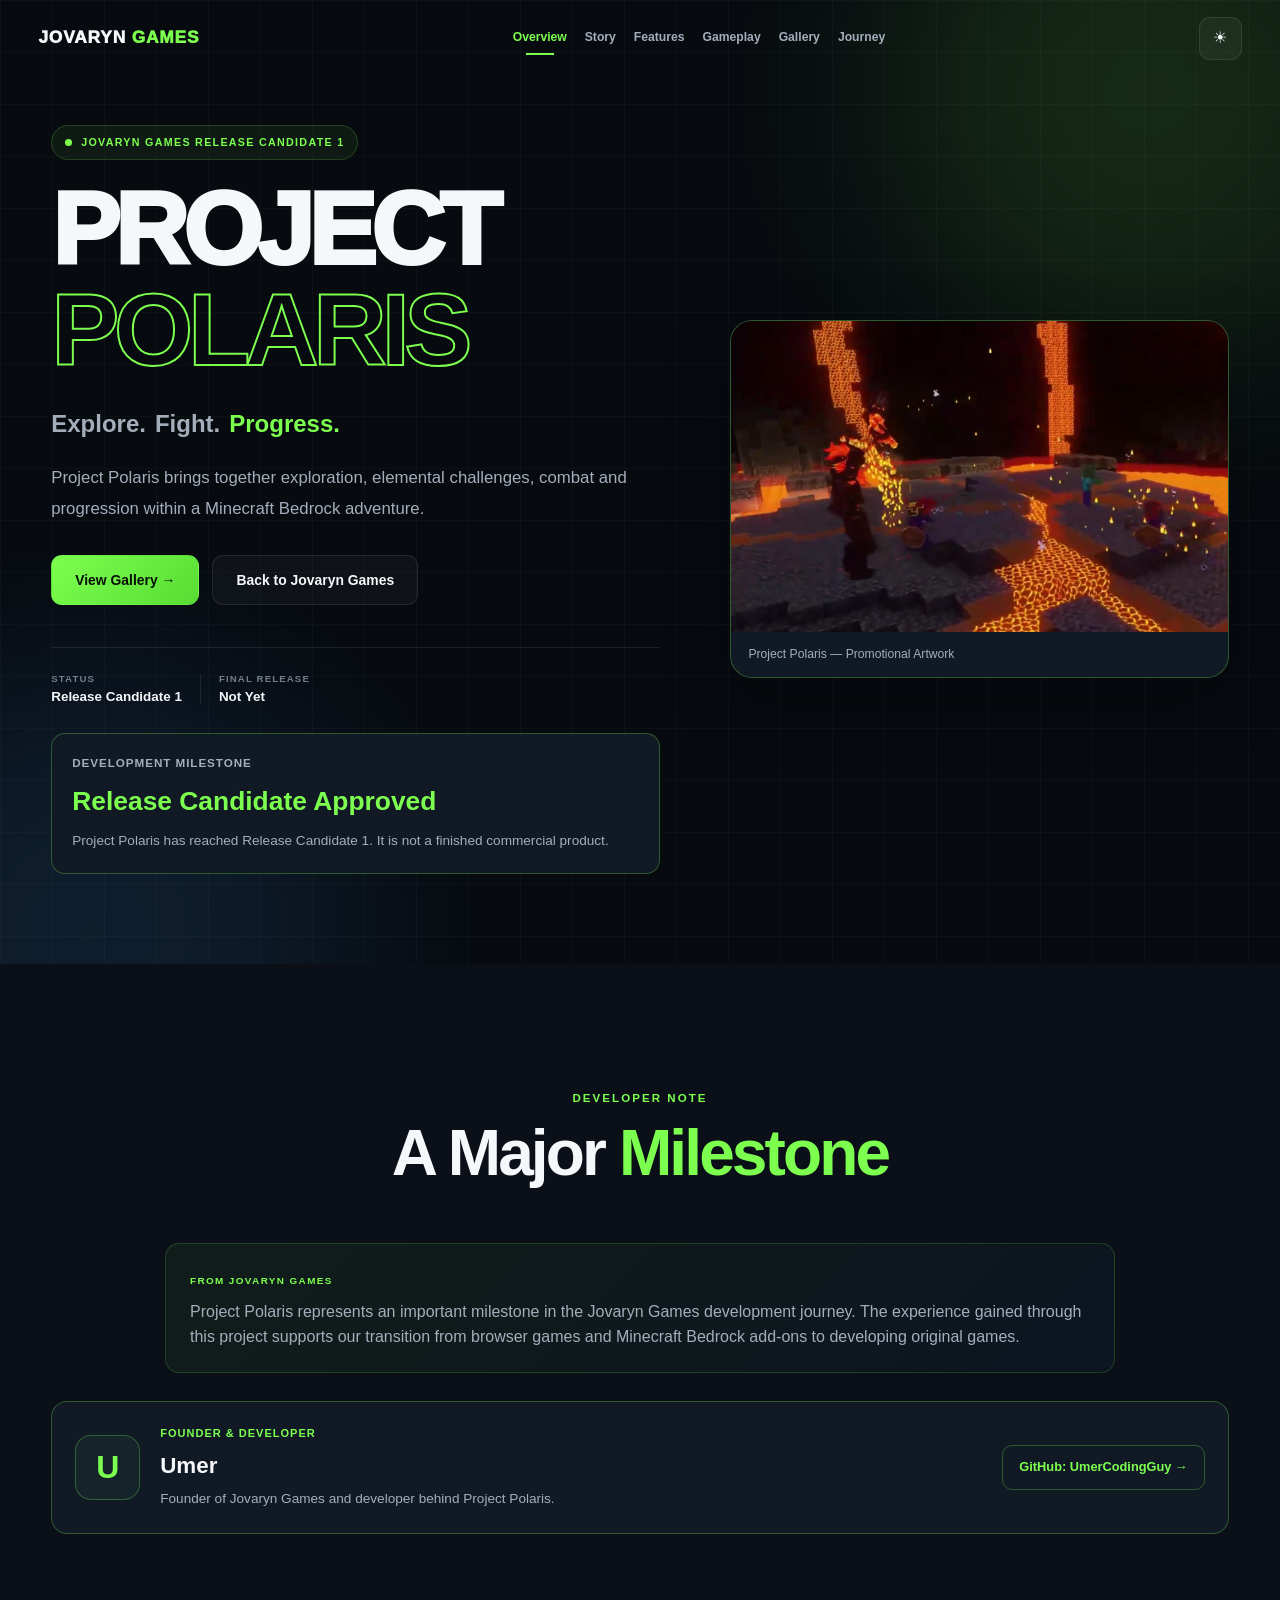
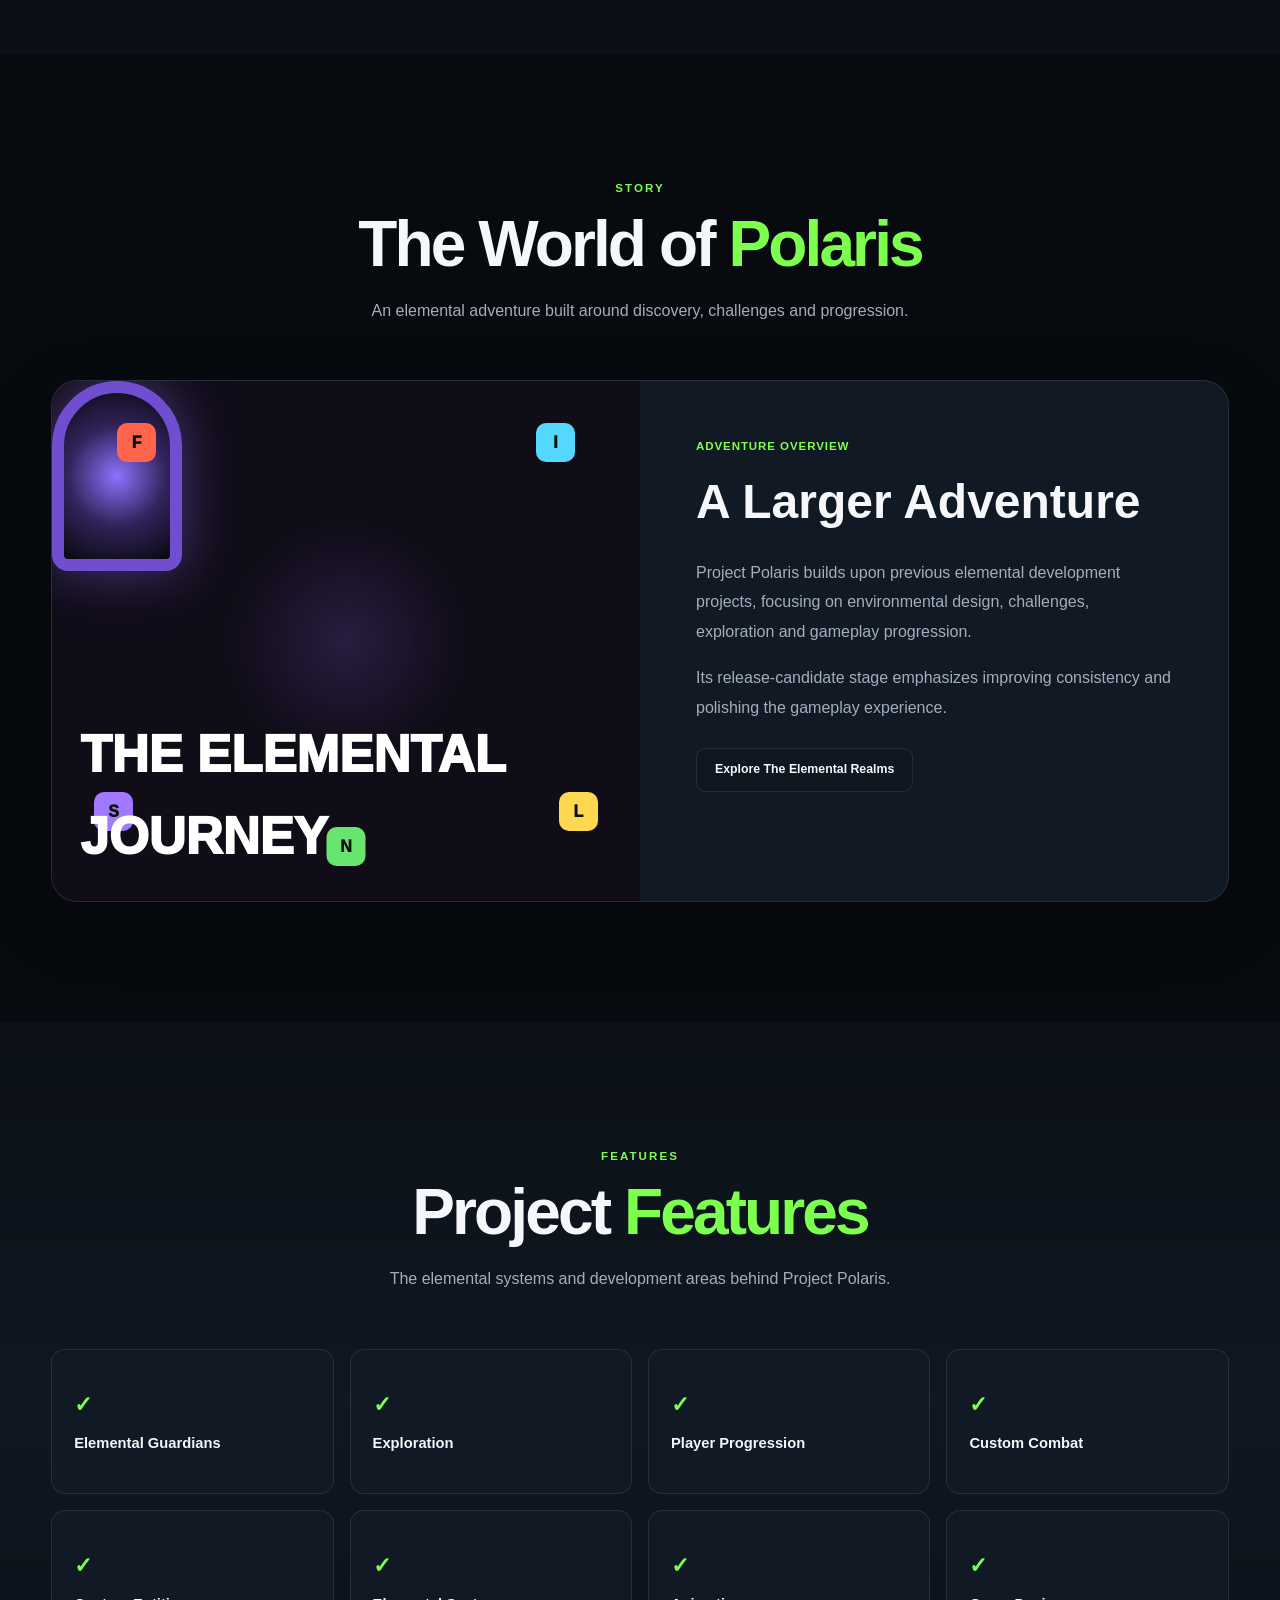
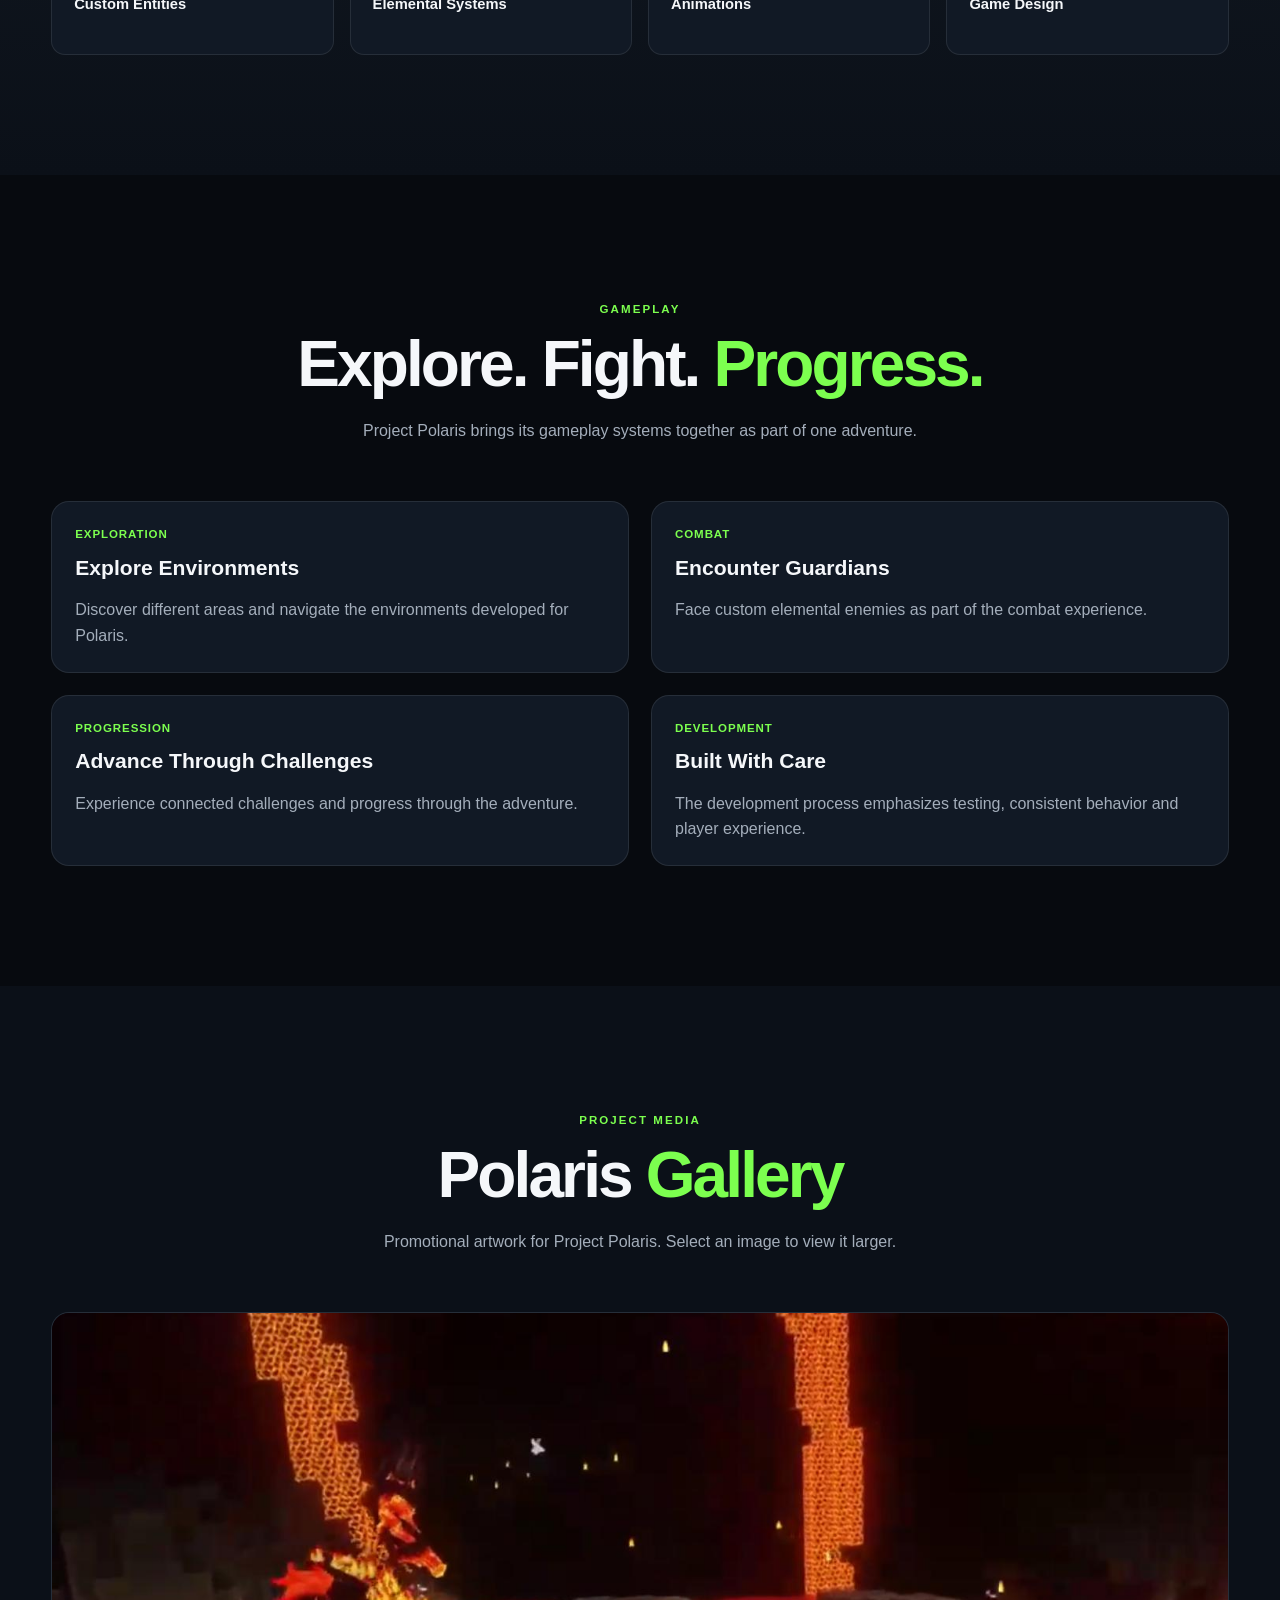
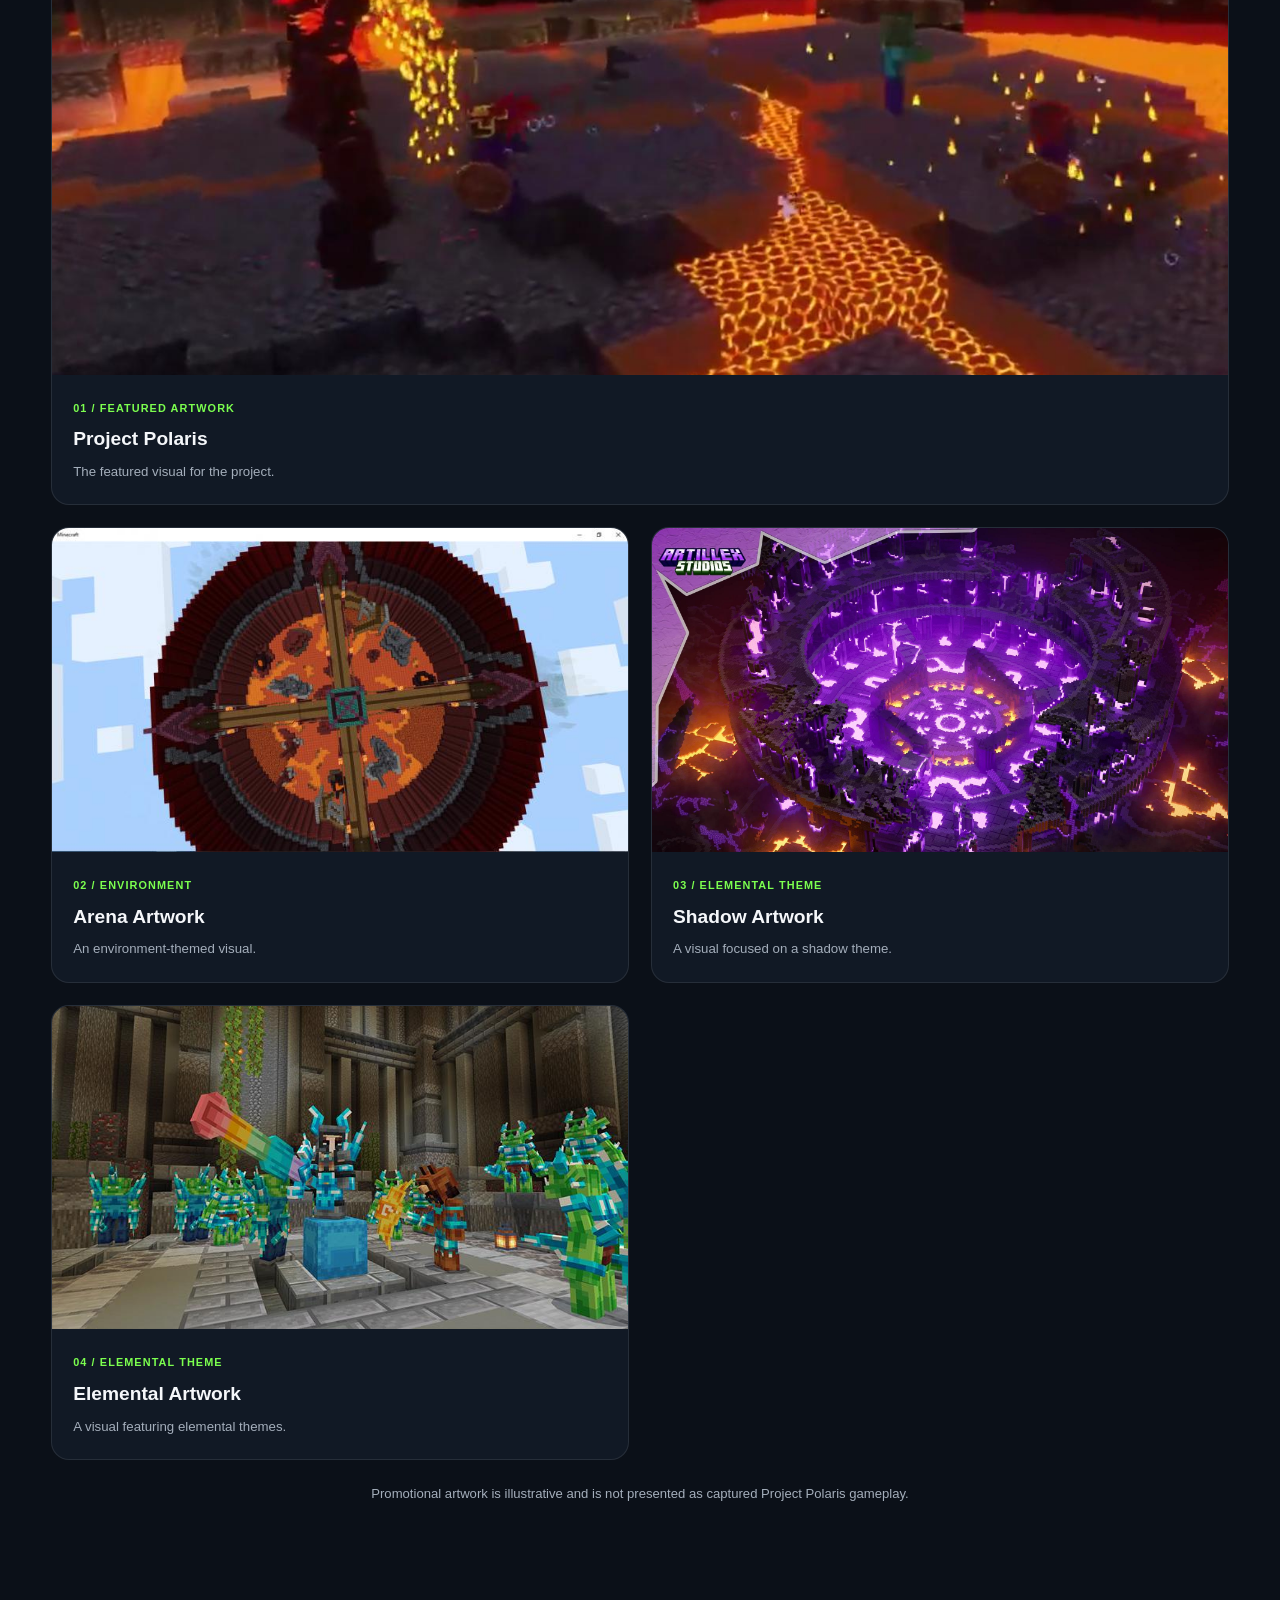
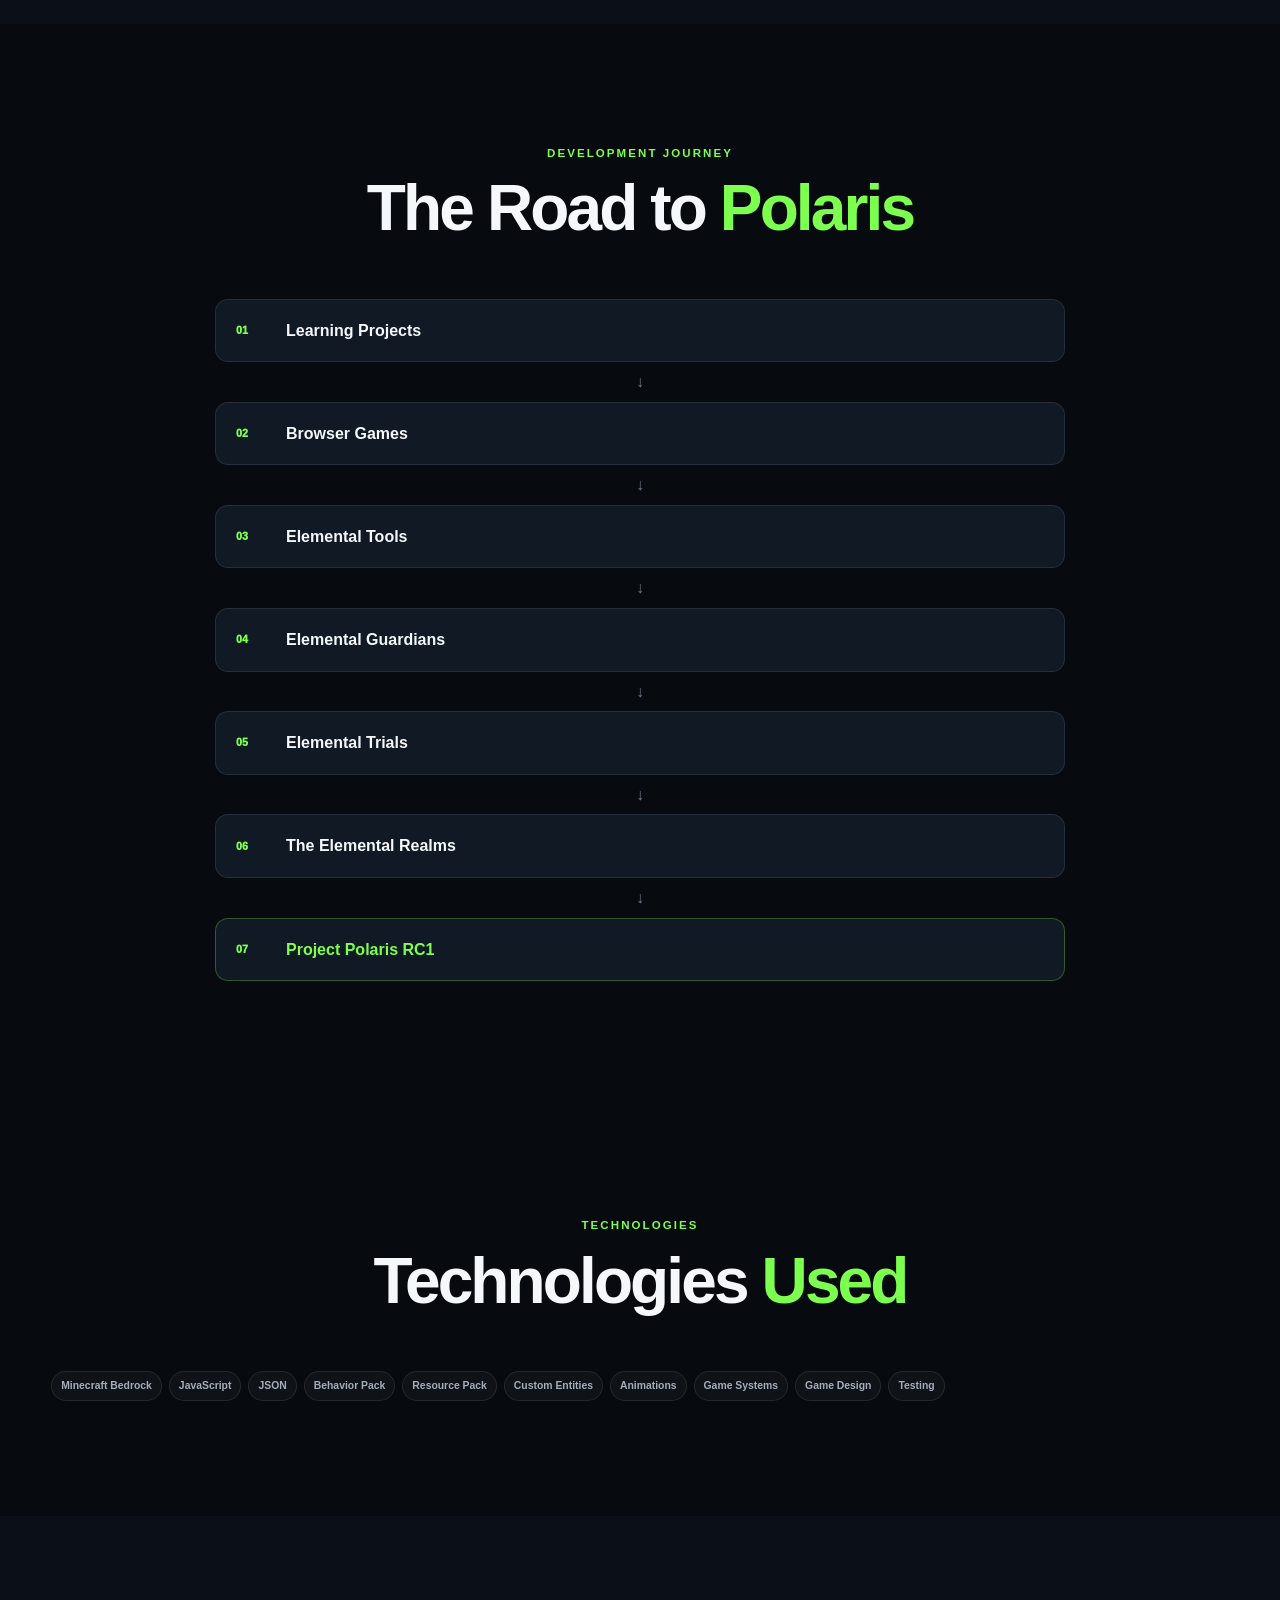
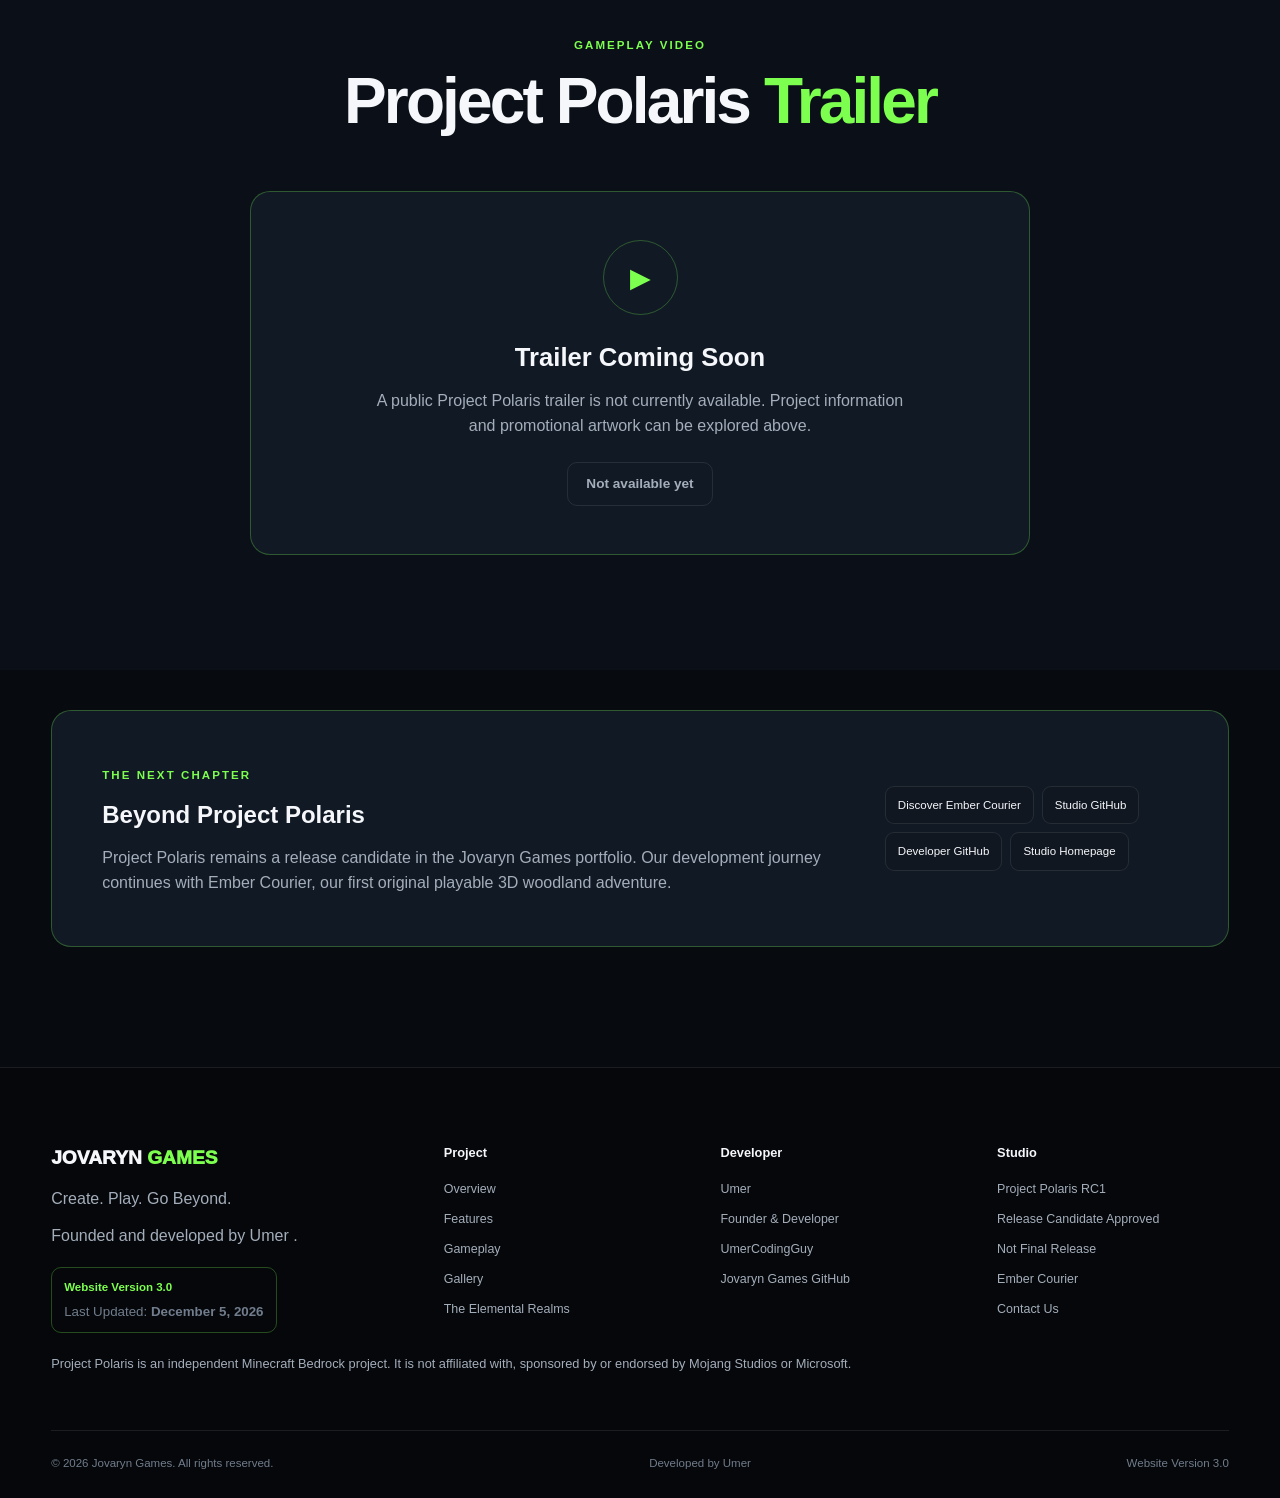
<file: project-polaris/index.html>
<!DOCTYPE html>
<html lang="en">

<head>
    <meta charset="UTF-8">
    <meta name="viewport" content="width=device-width, initial-scale=1.0">

    <title>Project Polaris RC1 | Jovaryn Games</title>

    <meta name="description"
        content="Explore Project Polaris Release Candidate 1, a Minecraft Bedrock adventure developed by Jovaryn Games.">

    <meta name="author" content="Jovaryn Games">
    <meta name="creator" content="Umer - UmerCodingGuy">
    <meta name="theme-color" content="#070a0f">

    <link rel="canonical"
        href="https://jovaryngames.com/project-polaris/">

    <meta property="og:type" content="website">

    <meta property="og:title"
        content="Project Polaris RC1 | Jovaryn Games">

    <meta property="og:description"
        content="Discover Project Polaris, an approved release candidate and an important milestone in the Jovaryn Games development journey.">

    <meta property="og:url"
        content="https://jovaryngames.com/project-polaris/">

    <meta property="og:image"
        content="https://jovaryngames.com/assets/images/polaris/polaris-cover.png">

    <meta property="og:image:alt"
        content="Project Polaris promotional artwork">

    <meta name="twitter:card"
        content="summary_large_image">

    <link rel="stylesheet" href="../css/style.css">

    <link rel="icon" type="image/png" href="../favicon.png">

    <style>
        /* PROJECT POLARIS PAGE */

        .polaris-page-hero-media {
            position: relative;
            width: 100%;
            margin: 0;
            overflow: hidden;
            border: 1px solid var(--green-border);
            border-radius: 22px;
            background: var(--card);
            box-shadow: var(--shadow);
        }

        .polaris-page-hero-media img {
            display: block;
            width: 100%;
            aspect-ratio: 16 / 10;
            object-fit: cover;
        }

        .polaris-page-hero-media figcaption {
            padding: 13px 17px;
            color: var(--text-2);
            font-size: 0.76rem;
        }

        /* RELEASE CANDIDATE APPROVAL */

        .polaris-approval-card {
            margin-top: 25px;
            padding: 20px;
            border: 1px solid var(--green-border, #4ade8044);
            border-radius: 14px;
            background: var(--card);
        }

        .polaris-approval-card small {
            display: block;
            color: var(--text-2);
            font-size: 0.73rem;
            font-weight: 800;
            letter-spacing: 0.08em;
        }

        .polaris-approval-card strong {
            display: block;
            margin: 10px 0;
            color: var(--green, #4ade80);
            font-size: clamp(1.2rem, 3vw, 1.65rem);
            line-height: 1.4;
        }

        .polaris-approval-card p {
            color: var(--text-2);
            font-size: 0.85rem;
            line-height: 1.7;
        }

        /* DEVELOPER CREDIT */

        .polaris-developer-credit {
            display: flex;
            align-items: center;
            flex-wrap: wrap;
            gap: 20px;
            margin-top: 28px;
            padding: 23px;
            border: 1px solid var(--green-border);
            border-radius: 16px;
            background: var(--card);
        }

        .polaris-developer-avatar {
            display: grid;
            place-items: center;
            width: 65px;
            height: 65px;
            flex-shrink: 0;
            border: 1px solid var(--green-border);
            border-radius: 16px;
            color: var(--green);
            background: rgba(74, 222, 128, 0.06);
            font-size: 2rem;
            font-weight: 900;
        }

        .polaris-developer-info {
            flex: 1;
            min-width: 170px;
        }

        .polaris-developer-info small {
            display: block;
            margin-bottom: 5px;
            color: var(--green);
            font-size: 0.69rem;
            font-weight: 800;
            letter-spacing: 0.09em;
        }

        .polaris-developer-info h3 {
            margin: 0 0 5px;
            font-size: 1.4rem;
        }

        .polaris-developer-info p {
            margin: 0;
            color: var(--text-2);
            font-size: 0.85rem;
        }

        .polaris-developer-link {
            display: inline-flex;
            align-items: center;
            justify-content: center;
            padding: 11px 16px;
            border: 1px solid var(--green-border);
            border-radius: 10px;
            color: var(--green);
            font-size: 0.8rem;
            font-weight: 800;
            text-decoration: none;
            transition: transform 0.2s ease;
        }

        .polaris-developer-link:hover {
            transform: translateY(-2px);
        }

        /* GALLERY */

        .polaris-gallery {
            display: grid;
            grid-template-columns: repeat(2, minmax(0, 1fr));
            gap: 22px;
        }

        .polaris-gallery-card {
            min-width: 0;
            margin: 0;
            overflow: hidden;
            border: 1px solid var(--border);
            border-radius: 18px;
            background: var(--card);
            transition:
                transform 0.25s ease,
                border-color 0.25s ease;
        }

        .polaris-gallery-card:hover {
            transform: translateY(-4px);
            border-color: var(--green-border);
        }

        .polaris-gallery-card:first-child {
            grid-column: 1 / -1;
        }

        .polaris-gallery-card a {
            display: block;
            overflow: hidden;
        }

        .polaris-gallery-card img {
            display: block;
            width: 100%;
            aspect-ratio: 16 / 9;
            object-fit: cover;
            transition: transform 0.35s ease;
        }

        .polaris-gallery-card a:hover img {
            transform: scale(1.025);
        }

        .polaris-gallery-caption {
            padding: 19px 21px 22px;
        }

        .polaris-gallery-caption small {
            color: var(--green);
            font-size: 0.68rem;
            font-weight: 850;
            letter-spacing: 0.1em;
        }

        .polaris-gallery-caption h3 {
            margin-top: 5px;
            font-size: 1.2rem;
        }

        .polaris-gallery-caption p {
            margin-top: 6px;
            color: var(--text-2);
            font-size: 0.83rem;
        }

        .polaris-gallery-note {
            margin-top: 23px;
            color: var(--text-2);
            font-size: 0.82rem;
            text-align: center;
        }

        /* TRAILER */

        .polaris-trailer-panel {
            max-width: 780px;
            margin-inline: auto;
            padding: 48px 28px;
            border: 1px solid var(--green-border);
            border-radius: 20px;
            background: var(--card);
            text-align: center;
        }

        .polaris-trailer-icon {
            display: grid;
            place-items: center;
            width: 75px;
            height: 75px;
            margin: 0 auto 22px;
            border: 1px solid var(--green-border);
            border-radius: 50%;
            color: var(--green);
            font-size: 1.7rem;
        }

        .polaris-trailer-panel h3 {
            font-size: 1.6rem;
        }

        .polaris-trailer-panel p {
            max-width: 530px;
            margin: 10px auto 23px;
            color: var(--text-2);
        }

        .trailer-status {
            display: inline-block;
            padding: 10px 18px;
            border: 1px solid var(--border, #334155);
            border-radius: 10px;
            color: var(--text-2, #9ca3af);
            font-size: 0.85rem;
            font-weight: 700;
        }

        .site-disclaimer {
            margin-top: 20px;
            color: var(--text-2);
            font-size: 0.8rem;
            line-height: 1.7;
        }

        /* ACCESSIBILITY */

        a:focus-visible,
        button:focus-visible {
            outline: 2px solid var(--green, #4ade80);
            outline-offset: 4px;
        }

        /* MOBILE */

        @media (max-width: 760px) {

            .polaris-gallery {
                grid-template-columns: 1fr;
                gap: 16px;
            }

            .polaris-gallery-card:first-child {
                grid-column: auto;
            }

            .polaris-gallery-caption {
                padding: 16px;
            }

            .polaris-page-hero-media img {
                aspect-ratio: 16 / 9;
            }

            .polaris-developer-credit {
                padding: 18px;
            }

            .polaris-developer-info {
                min-width: 0;
            }

            .polaris-developer-link {
                width: 100%;
                overflow-wrap: anywhere;
            }

            .polaris-page .hero-content h1 {
                font-size: clamp(2rem, 9vw, 3.5rem);
            }

            .polaris-page .hero-content h1 strong {
                font-size: inherit;
            }
        }

        @media (prefers-reduced-motion: reduce) {

            .polaris-gallery-card,
            .polaris-gallery-card img,
            .polaris-developer-link {
                transition: none;
            }

        }
    </style>

</head>

<body class="polaris-page">

    <!-- LOADER -->

    <div class="loader" id="loader">

        <div class="loader-inner">

            <div class="loader-logo">
                JOVARYN <span>GAMES</span>
            </div>

            <div class="loader-track">
                <div class="loader-bar"></div>
            </div>

            <p>Loading Project Polaris...</p>

        </div>

    </div>

    <div class="scroll-progress" id="scrollProgress"></div>

    <div class="site-toast"
        id="siteToast"
        role="status"
        aria-live="polite">
    </div>

    <!-- NAVIGATION -->

    <header class="header" id="header">

        <nav class="navbar" aria-label="Project navigation">

            <a href="../" class="logo">
                JOVARYN <span>GAMES</span>
            </a>

            <ul class="nav-links" id="navLinks">

                <li>
                    <a href="#overview" class="nav-link active">
                        Overview
                    </a>
                </li>

                <li>
                    <a href="#story" class="nav-link">
                        Story
                    </a>
                </li>

                <li>
                    <a href="#features" class="nav-link">
                        Features
                    </a>
                </li>

                <li>
                    <a href="#gameplay" class="nav-link">
                        Gameplay
                    </a>
                </li>

                <li>
                    <a href="#gallery" class="nav-link">
                        Gallery
                    </a>
                </li>

                <li>
                    <a href="#journey" class="nav-link">
                        Journey
                    </a>
                </li>

            </ul>

            <div class="nav-actions">

                <button class="theme-toggle"
                    id="themeToggle"
                    type="button"
                    aria-label="Switch color theme">

                    <span id="themeIcon">☀</span>

                </button>

                <button class="menu-toggle"
                    id="menuToggle"
                    type="button"
                    aria-label="Open navigation menu"
                    aria-expanded="false"
                    aria-controls="navLinks">

                    <span></span>
                    <span></span>
                    <span></span>

                </button>

            </div>

        </nav>

    </header>

    <main>

        <!-- PROJECT OVERVIEW -->

        <section class="hero section" id="overview">

            <div class="hero-background">

                <div class="grid-background"></div>
                <div class="glow glow-one"></div>
                <div class="glow glow-two"></div>

            </div>

            <div class="hero-container">

                <div class="hero-content reveal">

                    <div class="hero-badge">
                        <span></span>
                        Jovaryn Games Release Candidate 1
                    </div>

                    <h1>
                        PROJECT
                        <strong>POLARIS</strong>
                    </h1>

                    <div class="tagline">

                        <span>Explore.</span>
                        <span>Fight.</span>
                        <span>Progress.</span>

                    </div>

                    <p class="hero-description">

                        Project Polaris brings together exploration,
                        elemental challenges, combat and progression
                        within a Minecraft Bedrock adventure.

                    </p>

                    <div class="hero-buttons">

                        <a href="#gallery"
                            class="button primary-button">

                            View Gallery →

                        </a>

                        <a href="../"
                            class="button secondary-button">

                            Back to Jovaryn Games

                        </a>

                    </div>

                    <div class="hero-info">

                        <div>
                            <small>STATUS</small>
                            <strong>Release Candidate 1</strong>
                        </div>

                        <span class="info-line"></span>

                        <div>
                            <small>FINAL RELEASE</small>
                            <strong>Not Yet</strong>
                        </div>

                    </div>

                    <!-- ACCURATE PROJECT STATUS -->

                    <div class="polaris-approval-card">

                        <small>DEVELOPMENT MILESTONE</small>

                        <strong>
                            Release Candidate Approved
                        </strong>

                        <p>

                            Project Polaris has reached Release
                            Candidate 1. It is not a finished
                            commercial product.

                        </p>

                    </div>

                </div>

                <div class="hero-art reveal">

                    <figure class="polaris-page-hero-media">

                        <img
                            src="../assets/images/polaris/polaris-cover.png"
                            alt="Project Polaris promotional cover artwork"
                            fetchpriority="high"
                            decoding="async">

                        <figcaption>

                            Project Polaris — Promotional Artwork

                        </figcaption>

                    </figure>

                </div>

            </div>

        </section>

        <!-- DEVELOPER NOTE -->

        <section class="latest-section">

            <div class="container">

                <div class="section-heading reveal">

                    <span class="section-label">
                        DEVELOPER NOTE
                    </span>

                    <h2>A Major <span>Milestone</span></h2>

                </div>

                <div class="developer-note reveal">

                    <span>FROM JOVARYN GAMES</span>

                    <p>

                        Project Polaris represents an important
                        milestone in the Jovaryn Games development
                        journey.

                        The experience gained through this project
                        supports our transition from browser games
                        and Minecraft Bedrock add-ons to developing
                        original games.

                    </p>

                </div>

                <!-- DEVELOPER CREDIT -->

                <div class="polaris-developer-credit reveal">

                    <div class="polaris-developer-avatar"
                        aria-hidden="true">

                        U

                    </div>

                    <div class="polaris-developer-info">

                        <small>FOUNDER &amp; DEVELOPER</small>

                        <h3>Umer</h3>

                        <p>

                            Founder of Jovaryn Games and developer
                            behind Project Polaris.

                        </p>

                    </div>

                    <a href="https://github.com/UmerCodingGuy"
                        target="_blank"
                        rel="noopener noreferrer"
                        class="polaris-developer-link">

                        GitHub: UmerCodingGuy →

                    </a>

                </div>

            </div>

        </section>

        <!-- STORY -->

        <section class="games-section section" id="story">

            <div class="container">

                <div class="section-heading reveal">

                    <span class="section-label">STORY</span>

                    <h2>The World of <span>Polaris</span></h2>

                    <p>

                        An elemental adventure built around
                        discovery, challenges and progression.

                    </p>

                </div>

                <article class="project-card reveal">

                    <div class="project-cover realms-art">

                        <div class="realms-portal"></div>

                        <div class="realms-symbol realms-symbol-fire">
                            F
                        </div>

                        <div class="realms-symbol realms-symbol-ice">
                            I
                        </div>

                        <div class="realms-symbol realms-symbol-lightning">
                            L
                        </div>

                        <div class="realms-symbol realms-symbol-nature">
                            N
                        </div>

                        <div class="realms-symbol realms-symbol-shadow">
                            S
                        </div>

                        <strong class="cover-title">

                            THE ELEMENTAL JOURNEY

                        </strong>

                    </div>

                    <div class="project-content">

                        <span class="project-category">
                            ADVENTURE OVERVIEW
                        </span>

                        <h3>A Larger Adventure</h3>

                        <p>

                            Project Polaris builds upon previous
                            elemental development projects, focusing
                            on environmental design, challenges,
                            exploration and gameplay progression.

                        </p>

                        <p>

                            Its release-candidate stage emphasizes
                            improving consistency and polishing
                            the gameplay experience.

                        </p>

                        <div class="project-actions">

                            <a href="../#elemental-realms"
                                class="project-button secondary-project-button">

                                Explore The Elemental Realms

                            </a>

                        </div>

                    </div>

                </article>

            </div>

        </section>

        <!-- FEATURES -->

        <section class="addons-section section" id="features">

            <div class="container">

                <div class="section-heading reveal">

                    <span class="section-label">FEATURES</span>

                    <h2>Project <span>Features</span></h2>

                    <p>

                        The elemental systems and development
                        areas behind Project Polaris.

                    </p>

                </div>

                <div class="milestone-grid">

                    <article class="milestone completed reveal">
                        <span>✓</span>
                        <h3>Elemental Guardians</h3>
                    </article>

                    <article class="milestone completed reveal">
                        <span>✓</span>
                        <h3>Exploration</h3>
                    </article>

                    <article class="milestone completed reveal">
                        <span>✓</span>
                        <h3>Player Progression</h3>
                    </article>

                    <article class="milestone completed reveal">
                        <span>✓</span>
                        <h3>Custom Combat</h3>
                    </article>

                    <article class="milestone completed reveal">
                        <span>✓</span>
                        <h3>Custom Entities</h3>
                    </article>

                    <article class="milestone completed reveal">
                        <span>✓</span>
                        <h3>Elemental Systems</h3>
                    </article>

                    <article class="milestone completed reveal">
                        <span>✓</span>
                        <h3>Animations</h3>
                    </article>

                    <article class="milestone completed reveal">
                        <span>✓</span>
                        <h3>Game Design</h3>
                    </article>

                </div>

            </div>

        </section>

        <!-- GAMEPLAY -->

        <section class="games-section section" id="gameplay">

            <div class="container">

                <div class="section-heading reveal">

                    <span class="section-label">GAMEPLAY</span>

                    <h2>Explore. Fight. <span>Progress.</span></h2>

                    <p>

                        Project Polaris brings its gameplay
                        systems together as part of one adventure.

                    </p>

                </div>

                <div class="learning-grid">

                    <article class="learning-card reveal">

                        <div class="learning-content">

                            <span class="project-category">
                                EXPLORATION
                            </span>

                            <h3>Explore Environments</h3>

                            <p>

                                Discover different areas and navigate
                                the environments developed for Polaris.

                            </p>

                        </div>

                    </article>

                    <article class="learning-card reveal">

                        <div class="learning-content">

                            <span class="project-category">
                                COMBAT
                            </span>

                            <h3>Encounter Guardians</h3>

                            <p>

                                Face custom elemental enemies as
                                part of the combat experience.

                            </p>

                        </div>

                    </article>

                    <article class="learning-card reveal">

                        <div class="learning-content">

                            <span class="project-category">
                                PROGRESSION
                            </span>

                            <h3>Advance Through Challenges</h3>

                            <p>

                                Experience connected challenges
                                and progress through the adventure.

                            </p>

                        </div>

                    </article>

                    <article class="learning-card reveal">

                        <div class="learning-content">

                            <span class="project-category">
                                DEVELOPMENT
                            </span>

                            <h3>Built With Care</h3>

                            <p>

                                The development process emphasizes
                                testing, consistent behavior and
                                player experience.

                            </p>

                        </div>

                    </article>

                </div>

            </div>

        </section>

        <!-- PROMOTIONAL ARTWORK GALLERY -->

        <section class="latest-section section" id="gallery">

            <div class="container">

                <div class="section-heading reveal">

                    <span class="section-label">
                        PROJECT MEDIA
                    </span>

                    <h2>Polaris <span>Gallery</span></h2>

                    <p>

                        Promotional artwork for Project Polaris.
                        Select an image to view it larger.

                    </p>

                </div>

                <div class="polaris-gallery">

                    <!-- COVER -->

                    <figure class="polaris-gallery-card reveal">

                        <a href="../assets/images/polaris/polaris-cover.png"
                            target="_blank"
                            rel="noopener noreferrer"
                            aria-label="View Polaris cover artwork at full size">

                            <img
                                src="../assets/images/polaris/polaris-cover.png"
                                alt="Project Polaris featured promotional artwork"
                                loading="lazy"
                                decoding="async">

                        </a>

                        <figcaption class="polaris-gallery-caption">

                            <small>01 / FEATURED ARTWORK</small>

                            <h3>Project Polaris</h3>

                            <p>The featured visual for the project.</p>

                        </figcaption>

                    </figure>

                    <!-- ARENA -->

                    <figure class="polaris-gallery-card reveal">

                        <a href="../assets/images/polaris/polaris-arena.png"
                            target="_blank"
                            rel="noopener noreferrer"
                            aria-label="View arena artwork at full size">

                            <img
                                src="../assets/images/polaris/polaris-arena.png"
                                alt="Arena-themed promotional artwork"
                                loading="lazy"
                                decoding="async">

                        </a>

                        <figcaption class="polaris-gallery-caption">

                            <small>02 / ENVIRONMENT</small>

                            <h3>Arena Artwork</h3>

                            <p>An environment-themed visual.</p>

                        </figcaption>

                    </figure>

                    <!-- SHADOW -->

                    <figure class="polaris-gallery-card reveal">

                        <a href="../assets/images/polaris/polaris-shadow.png"
                            target="_blank"
                            rel="noopener noreferrer"
                            aria-label="View shadow artwork at full size">

                            <img
                                src="../assets/images/polaris/polaris-shadow.png"
                                alt="Shadow-themed promotional artwork"
                                loading="lazy"
                                decoding="async">

                        </a>

                        <figcaption class="polaris-gallery-caption">

                            <small>03 / ELEMENTAL THEME</small>

                            <h3>Shadow Artwork</h3>

                            <p>A visual focused on a shadow theme.</p>

                        </figcaption>

                    </figure>

                    <!-- ELEMENTS -->

                    <figure class="polaris-gallery-card reveal">

                        <a href="../assets/images/polaris/polaris-elements.png"
                            target="_blank"
                            rel="noopener noreferrer"
                            aria-label="View elemental artwork at full size">

                            <img
                                src="../assets/images/polaris/polaris-elements.png"
                                alt="Elemental-themed promotional artwork"
                                loading="lazy"
                                decoding="async">

                        </a>

                        <figcaption class="polaris-gallery-caption">

                            <small>04 / ELEMENTAL THEME</small>

                            <h3>Elemental Artwork</h3>

                            <p>A visual featuring elemental themes.</p>

                        </figcaption>

                    </figure>

                </div>

                <p class="polaris-gallery-note">

                    Promotional artwork is illustrative and is
                    not presented as captured Project Polaris gameplay.

                </p>

            </div>

        </section>

        <!-- DEVELOPMENT JOURNEY -->

        <section class="studio-timeline-section section" id="journey">

            <div class="container">

                <div class="section-heading reveal">

                    <span class="section-label">
                        DEVELOPMENT JOURNEY
                    </span>

                    <h2>The Road to <span>Polaris</span></h2>

                </div>

                <div class="studio-timeline reveal">

                    <div>
                        <span>01</span>
                        <strong>Learning Projects</strong>
                    </div>

                    <i aria-hidden="true">↓</i>

                    <div>
                        <span>02</span>
                        <strong>Browser Games</strong>
                    </div>

                    <i aria-hidden="true">↓</i>

                    <div>
                        <span>03</span>
                        <strong>Elemental Tools</strong>
                    </div>

                    <i aria-hidden="true">↓</i>

                    <div>
                        <span>04</span>
                        <strong>Elemental Guardians</strong>
                    </div>

                    <i aria-hidden="true">↓</i>

                    <div>
                        <span>05</span>
                        <strong>Elemental Trials</strong>
                    </div>

                    <i aria-hidden="true">↓</i>

                    <div>
                        <span>06</span>
                        <strong>The Elemental Realms</strong>
                    </div>

                    <i aria-hidden="true">↓</i>

                    <div class="timeline-current">
                        <span>07</span>
                        <strong>Project Polaris RC1</strong>
                    </div>

                </div>

            </div>

        </section>

        <!-- TECHNOLOGIES -->

        <section class="stats-section">

            <div class="container">

                <div class="section-heading reveal">

                    <span class="section-label">
                        TECHNOLOGIES
                    </span>

                    <h2>Technologies <span>Used</span></h2>

                </div>

                <div class="technology-badges reveal">

                    <span>Minecraft Bedrock</span>
                    <span>JavaScript</span>
                    <span>JSON</span>
                    <span>Behavior Pack</span>
                    <span>Resource Pack</span>
                    <span>Custom Entities</span>
                    <span>Animations</span>
                    <span>Game Systems</span>
                    <span>Game Design</span>
                    <span>Testing</span>

                </div>

            </div>

        </section>

        <!-- TRAILER -->

        <section class="github-section section" id="trailer">

            <div class="container">

                <div class="section-heading reveal">

                    <span class="section-label">
                        GAMEPLAY VIDEO
                    </span>

                    <h2>Project Polaris <span>Trailer</span></h2>

                </div>

                <div class="polaris-trailer-panel reveal">

                    <div class="polaris-trailer-icon"
                        aria-hidden="true">

                        ▶

                    </div>

                    <h3>Trailer Coming Soon</h3>

                    <p>

                        A public Project Polaris trailer is
                        not currently available.

                        Project information and promotional
                        artwork can be explored above.

                    </p>

                    <span class="trailer-status">

                        Not available yet

                    </span>

                </div>

            </div>

        </section>

        <!-- NEXT CHAPTER -->

        <section class="version-three-section" id="future">

            <div class="container">

                <div class="version-three-card reveal">

                    <div>

                        <span class="section-label">
                            THE NEXT CHAPTER
                        </span>

                        <h2>Beyond Project Polaris</h2>

                        <p>

                            Project Polaris remains a release
                            candidate in the Jovaryn Games portfolio.

                            Our development journey continues with
                            Ember Courier, our first original playable
                            3D woodland adventure.

                        </p>

                    </div>

                    <div class="future-nav">

                        <a href="../#ember-courier">
                            Discover Ember Courier
                        </a>

                        <a href="https://github.com/JovarynGames"
                            target="_blank"
                            rel="noopener noreferrer">

                            Studio GitHub

                        </a>

                        <a href="https://github.com/UmerCodingGuy"
                            target="_blank"
                            rel="noopener noreferrer">

                            Developer GitHub

                        </a>

                        <a href="../">

                            Studio Homepage

                        </a>

                    </div>

                </div>

            </div>

        </section>

    </main>

    <!-- FOOTER -->

    <footer class="footer">

        <div class="container">

            <div class="footer-grid">

                <div class="footer-brand">

                    <a href="../" class="footer-logo">

                        JOVARYN <span>GAMES</span>

                    </a>

                    <p>Create. Play. Go Beyond.</p>

                    <p>

                        Founded and developed by

                        <a href="https://github.com/UmerCodingGuy"
                            target="_blank"
                            rel="noopener noreferrer">

                            Umer

                        </a>.

                    </p>

                    <div class="footer-version-box">

                        <span>Website Version 3.0</span>

                        <small>

                            Last Updated:

                            <strong id="lastUpdated">
                                Loading...
                            </strong>

                        </small>

                    </div>

                </div>

                <div class="footer-column">

                    <h3>Project</h3>

                    <a href="#overview">Overview</a>
                    <a href="#features">Features</a>
                    <a href="#gameplay">Gameplay</a>
                    <a href="#gallery">Gallery</a>

                    <a href="../#elemental-realms">
                        The Elemental Realms
                    </a>

                </div>

                <div class="footer-column">

                    <h3>Developer</h3>

                    <span>Umer</span>
                    <span>Founder &amp; Developer</span>

                    <a href="https://github.com/UmerCodingGuy"
                        target="_blank"
                        rel="noopener noreferrer">

                        UmerCodingGuy

                    </a>

                    <a href="https://github.com/JovarynGames"
                        target="_blank"
                        rel="noopener noreferrer">

                        Jovaryn Games GitHub

                    </a>

                </div>

                <div class="footer-column">

                    <h3>Studio</h3>

                    <span>Project Polaris RC1</span>

                    <span>Release Candidate Approved</span>

                    <span>Not Final Release</span>

                    <a href="../#ember-courier">

                        Ember Courier

                    </a>

                    <a href="../#contact">

                        Contact Us

                    </a>

                </div>

            </div>

            <p class="site-disclaimer">

                Project Polaris is an independent Minecraft
                Bedrock project. It is not affiliated with,
                sponsored by or endorsed by Mojang Studios
                or Microsoft.

            </p>

            <div class="footer-bottom">

                <p>

                    © <span id="currentYear"></span>
                    Jovaryn Games. All rights reserved.

                </p>

                <p>Developed by Umer</p>

                <p>Website Version 3.0</p>

            </div>

        </div>

    </footer>

    <!-- BACK TO TOP -->

    <button class="back-to-top"
        id="backToTop"
        type="button"
        aria-label="Back to top">

        ↑

    </button>

    <noscript>

        <style>

            .loader {
                display: none !important;
            }

            .reveal {
                opacity: 1 !important;
                transform: none !important;
                visibility: visible !important;
            }

        </style>

        <div class="noscript">

            JavaScript is disabled.
            Some interactive features may be unavailable.

        </div>

    </noscript>

    <script src="../js/script.js"></script>

</body>

</html>
</file>
<file: css/style.css>
/* =========================================================
   JOVARYN GAMES
   WEBSITE VERSION 2.1
========================================================= */

:root {
    --background: #070a0f;
    --background-2: #0b1018;
    --background-3: #101720;
    --background-4: #151d28;

    --card: #111925;
    --card-hover: #16202d;

    --text: #f5f7fa;
    --text-2: #a4aebb;
    --muted: #717d8c;

    --green: #7cff4f;
    --green-light: #a5ff84;

    --blue: #42a5ff;
    --purple: #9b72ff;
    --orange: #ff9b4b;
    --gold: #ffd866;

    --fire: #ff654d;
    --ice: #55d8ff;
    --lightning: #ffd84f;
    --nature: #67e56e;
    --shadow-element: #a278ff;

    --border: rgba(255, 255, 255, 0.09);
    --green-border: rgba(124, 255, 79, 0.28);

    --header-background: rgba(7, 10, 15, 0.9);

    --container: 1200px;

    --radius: 18px;
    --radius-large: 26px;

    --transition: 0.28s ease;

    --shadow: 0 22px 65px rgba(0, 0, 0, 0.28);
}


/* =========================================================
   LIGHT THEME
========================================================= */

body.light-theme {
    --background: #f4f7fb;
    --background-2: #ffffff;
    --background-3: #edf2f7;
    --background-4: #e6ecf3;

    --card: #ffffff;
    --card-hover: #f5f8fb;

    --text: #111923;
    --text-2: #566372;
    --muted: #788493;

    --border: rgba(0, 0, 0, 0.09);

    --header-background: rgba(244, 247, 251, 0.93);

    --shadow: 0 22px 65px rgba(25, 50, 75, 0.13);
}


/* =========================================================
   RESET
========================================================= */

* {
    margin: 0;
    padding: 0;
    box-sizing: border-box;
}

html {
    scroll-behavior: smooth;
    scroll-padding-top: 85px;
}

body {
    min-height: 100vh;
    overflow-x: hidden;

    background: var(--background);
    color: var(--text);

    font-family: "Segoe UI", Arial, sans-serif;

    line-height: 1.6;

    transition:
        background var(--transition),
        color var(--transition);
}

body.menu-open {
    overflow: hidden;
}

a {
    color: inherit;
    text-decoration: none;
}

button {
    font: inherit;
}

ul {
    list-style: none;
}

img {
    display: block;
    max-width: 100%;
}

::selection {
    background: var(--green);
    color: #071006;
}

:focus-visible {
    outline: 3px solid var(--green);
    outline-offset: 4px;
}


/* =========================================================
   GENERAL
========================================================= */

.container {
    width: min(92%, var(--container));
    margin-inline: auto;
}

.section {
    scroll-margin-top: 85px;
}

.section-heading {
    width: min(100%, 780px);

    margin: 0 auto 55px;

    text-align: center;
}

.section-label {
    display: inline-block;

    margin-bottom: 12px;

    color: var(--green);

    font-size: 0.72rem;
    font-weight: 900;

    letter-spacing: 0.18em;

    text-transform: uppercase;
}

.section-heading h2,
.about-content h2 {
    color: var(--text);

    font-size: clamp(2.2rem, 5vw, 4rem);

    line-height: 1.08;

    letter-spacing: -0.045em;
}

.section-heading h2 span,
.about-content h2 span {
    color: var(--green);
}

.section-heading p {
    max-width: 700px;

    margin: 18px auto 0;

    color: var(--text-2);

    line-height: 1.8;
}


/* =========================================================
   LOADER
========================================================= */

.loader {
    position: fixed;
    inset: 0;

    display: grid;
    place-items: center;

    background: #070a0f;

    z-index: 10000;

    transition:
        opacity 0.45s ease,
        visibility 0.45s ease;
}

.loader.hidden {
    opacity: 0;
    visibility: hidden;
    pointer-events: none;
}

.loader-inner {
    width: min(85%, 350px);

    text-align: center;
}

.loader-logo {
    color: white;

    font-size: 2rem;
    font-weight: 950;

    letter-spacing: 0.06em;
}

.loader-logo span {
    color: var(--green);
}

.loader-track {
    height: 5px;

    margin-top: 22px;

    overflow: hidden;

    background: rgba(255, 255, 255, 0.08);

    border-radius: 999px;
}

.loader-bar {
    width: 45%;
    height: 100%;

    background: linear-gradient(
        90deg,
        transparent,
        var(--green),
        var(--blue),
        transparent
    );

    animation: loaderAnimation 1.1s linear infinite;
}

.loader p {
    margin-top: 12px;

    color: #7b8694;

    font-size: 0.74rem;

    letter-spacing: 0.12em;

    text-transform: uppercase;
}


/* =========================================================
   SCROLL PROGRESS
========================================================= */

.scroll-progress {
    position: fixed;

    top: 0;
    left: 0;

    width: 0;
    height: 3px;

    background: linear-gradient(
        90deg,
        var(--green),
        var(--blue),
        var(--purple)
    );

    z-index: 9999;
}


/* =========================================================
   TOAST
========================================================= */

.site-toast {
    position: fixed;

    left: 50%;
    bottom: 24px;

    width: min(90%, 470px);

    padding: 13px 18px;

    background: rgba(10, 15, 22, 0.97);

    color: white;

    border: 1px solid rgba(124, 255, 79, 0.28);

    border-radius: 12px;

    text-align: center;

    opacity: 0;
    visibility: hidden;

    transform: translate(-50%, 20px);

    transition: var(--transition);

    z-index: 4000;
}

.site-toast.show {
    opacity: 1;
    visibility: visible;

    transform: translate(-50%, 0);
}


/* =========================================================
   HEADER
========================================================= */

.header {
    position: fixed;

    top: 0;
    left: 0;

    width: 100%;

    z-index: 1000;

    border-bottom: 1px solid transparent;

    transition:
        background var(--transition),
        border-color var(--transition),
        box-shadow var(--transition);
}

.header.scrolled {
    background: var(--header-background);

    border-bottom-color: var(--border);

    backdrop-filter: blur(18px);
    -webkit-backdrop-filter: blur(18px);

    box-shadow: 0 10px 35px rgba(0, 0, 0, 0.15);
}


/* =========================================================
   NAVIGATION
========================================================= */

.navbar {
    width: min(94%, 1280px);

    min-height: 76px;

    margin-inline: auto;

    display: flex;
    align-items: center;
    justify-content: space-between;

    gap: 16px;
}

.logo {
    flex-shrink: 0;

    font-size: 1.08rem;
    font-weight: 950;

    letter-spacing: 0.05em;

    white-space: nowrap;
}

.logo span {
    color: var(--green);
}

.nav-links {
    display: flex;
    align-items: center;

    gap: 2px;
}

.nav-link {
    position: relative;

    display: block;

    padding: 10px 8px;

    color: var(--text-2);

    border-radius: 9px;

    font-size: 0.76rem;
    font-weight: 700;

    transition: var(--transition);
}

.nav-link:hover,
.nav-link.active {
    color: var(--green);
}

.nav-link::after {
    content: "";

    position: absolute;

    left: 50%;
    bottom: 3px;

    width: 0;
    height: 2px;

    background: var(--green);

    transform: translateX(-50%);

    transition: width var(--transition);
}

.nav-link:hover::after,
.nav-link.active::after {
    width: 28px;
}

.nav-actions {
    display: flex;

    gap: 8px;
}

.theme-toggle,
.menu-toggle {
    width: 43px;
    height: 43px;

    border: 1px solid var(--border);

    background: rgba(255, 255, 255, 0.045);

    color: var(--text);

    border-radius: 11px;

    cursor: pointer;
}

.theme-toggle {
    display: grid;
    place-items: center;
}

.menu-toggle {
    display: none;

    align-items: center;
    justify-content: center;
    flex-direction: column;

    gap: 5px;
}

.menu-toggle span {
    width: 20px;
    height: 2px;

    background: var(--text);

    border-radius: 999px;

    transition: var(--transition);
}

.menu-toggle.open span:nth-child(1) {
    transform: translateY(7px) rotate(45deg);
}

.menu-toggle.open span:nth-child(2) {
    opacity: 0;
}

.menu-toggle.open span:nth-child(3) {
    transform: translateY(-7px) rotate(-45deg);
}


/* =========================================================
   HERO
========================================================= */

.hero {
    position: relative;

    min-height: 100vh;

    display: flex;
    align-items: center;

    padding: 125px 0 90px;

    overflow: hidden;

    isolation: isolate;
}

.hero-background {
    position: absolute;
    inset: 0;

    z-index: -2;
}

.grid-background {
    position: absolute;
    inset: 0;

    background-image:
        linear-gradient(
            rgba(255, 255, 255, 0.025) 1px,
            transparent 1px
        ),
        linear-gradient(
            90deg,
            rgba(255, 255, 255, 0.025) 1px,
            transparent 1px
        );

    background-size: 52px 52px;
}

.glow {
    position: absolute;

    width: 520px;
    height: 520px;

    border-radius: 50%;

    filter: blur(110px);

    opacity: 0.13;

    animation: glowFloat 10s ease-in-out infinite;
}

.glow-one {
    top: -170px;
    right: -130px;

    background: var(--green);
}

.glow-two {
    bottom: -230px;
    left: -170px;

    background: var(--blue);

    animation-delay: -4s;
}

.pixel {
    position: absolute;

    width: 15px;
    height: 15px;

    border: 2px solid rgba(124, 255, 79, 0.4);

    transform: rotate(45deg);

    animation: pixelFloat 7s ease-in-out infinite;
}

.pixel-one {
    top: 24%;
    left: 8%;
}

.pixel-two {
    top: 18%;
    right: 12%;
}

.pixel-three {
    bottom: 22%;
    left: 15%;
}

.pixel-four {
    right: 8%;
    bottom: 16%;
}

.hero-container {
    width: min(92%, var(--container));

    margin: auto;

    display: grid;

    grid-template-columns:
        minmax(0, 1.1fr)
        minmax(330px, 0.9fr);

    align-items: center;

    gap: 70px;
}

.hero-badge {
    width: fit-content;

    display: flex;
    align-items: center;

    gap: 9px;

    padding: 8px 13px;

    margin-bottom: 24px;

    background: rgba(124, 255, 79, 0.065);

    color: var(--green);

    border: 1px solid rgba(124, 255, 79, 0.18);

    border-radius: 999px;

    font-size: 0.67rem;
    font-weight: 850;

    letter-spacing: 0.12em;

    text-transform: uppercase;
}

.hero-badge > span {
    width: 7px;
    height: 7px;

    background: var(--green);

    border-radius: 50%;
}

.hero-content h1 {
    display: flex;
    flex-direction: column;

    font-size: clamp(3.8rem, 8vw, 7.4rem);

    font-weight: 950;

    line-height: 0.9;

    letter-spacing: -0.055em;
}

.hero-content h1 strong {
    width: fit-content;

    margin-top: 8px;

    color: transparent;

    -webkit-text-stroke: 2px var(--green);
}

.tagline {
    display: flex;
    flex-wrap: wrap;

    gap: 9px;

    margin-top: 29px;

    font-size: clamp(1.1rem, 2vw, 1.5rem);

    font-weight: 750;
}

.tagline span {
    color: var(--text-2);
}

.tagline span:last-child {
    color: var(--green);
}

.hero-description {
    max-width: 620px;

    margin-top: 18px;

    color: var(--text-2);

    font-size: 1.05rem;

    line-height: 1.85;
}

.hero-buttons {
    display: flex;
    flex-wrap: wrap;

    gap: 13px;

    margin-top: 31px;
}

.button {
    min-height: 50px;

    display: inline-flex;
    align-items: center;
    justify-content: center;

    gap: 10px;

    padding: 0 23px;

    border: 1px solid transparent;

    border-radius: 11px;

    font-size: 0.87rem;
    font-weight: 850;

    transition: var(--transition);
}

.button:hover {
    transform: translateY(-3px);
}

.primary-button {
    background: linear-gradient(
        135deg,
        var(--green),
        #58dc33
    );

    color: #071006;
}

.secondary-button {
    background: rgba(255, 255, 255, 0.035);

    color: var(--text);

    border-color: var(--border);
}

.hero-info {
    display: flex;
    align-items: center;
    flex-wrap: wrap;

    gap: 18px;

    margin-top: 42px;

    padding-top: 23px;

    border-top: 1px solid var(--border);
}

.hero-info > div {
    display: flex;
    flex-direction: column;
}

.hero-info small {
    color: var(--muted);

    font-size: 0.6rem;
    font-weight: 850;

    letter-spacing: 0.12em;
}

.hero-info strong {
    font-size: 0.84rem;
}

.info-line {
    width: 1px;
    height: 30px;

    background: var(--border);
}


/* =========================================================
   HERO ART
========================================================= */

.hero-art {
    min-height: 480px;

    display: grid;
    place-items: center;
}

.studio-orbit {
    position: relative;

    width: 370px;
    height: 370px;

    display: grid;
    place-items: center;
}

.orbit {
    position: absolute;

    border-radius: 50%;

    border: 1px solid rgba(255, 255, 255, 0.1);
}

.ring-one {
    width: 100%;
    height: 100%;

    animation: orbitRotate 20s linear infinite;
}

.ring-two {
    width: 280px;
    height: 280px;

    border-style: dashed;

    animation: orbitReverse 15s linear infinite;
}

.ring-three {
    width: 195px;
    height: 195px;
}

.studio-core {
    width: 120px;
    height: 120px;

    display: grid;
    place-items: center;

    background: linear-gradient(
        145deg,
        rgba(124, 255, 79, 0.18),
        rgba(66, 165, 255, 0.08)
    );

    border: 1px solid rgba(124, 255, 79, 0.32);

    border-radius: 28px;

    transform: rotate(45deg);

    animation: coreFloat 5s ease-in-out infinite;
}

.studio-core span {
    color: var(--green);

    font-size: 3rem;
    font-weight: 950;

    transform: rotate(-45deg);
}

.orbit-tag {
    position: absolute;

    padding: 7px 10px;

    background: rgba(8, 12, 18, 0.92);

    color: #b4bdc9;

    border: 1px solid rgba(255, 255, 255, 0.1);

    border-radius: 8px;

    font-size: 0.6rem;
    font-weight: 850;
}

.tag-code {
    top: 30px;
    right: 45px;
}

.tag-create {
    left: 0;
    bottom: 86px;
}

.tag-play {
    right: -10px;
    bottom: 110px;
}


/* =========================================================
   BADGES
========================================================= */

.badges {
    display: flex;
    flex-wrap: wrap;

    gap: 8px;

    margin-bottom: 16px;
}

.status,
.version,
.difficulty {
    display: inline-flex;
    align-items: center;

    padding: 5px 9px;

    border-radius: 999px;

    font-size: 0.63rem;
    font-weight: 850;

    letter-spacing: 0.06em;

    text-transform: uppercase;
}

.status.released {
    background: rgba(124, 255, 79, 0.09);

    color: var(--green);

    border: 1px solid rgba(124, 255, 79, 0.2);
}

.version {
    color: var(--muted);

    background: rgba(255, 255, 255, 0.04);

    border: 1px solid var(--border);
}

.difficulty.intermediate {
    color: var(--blue);

    border: 1px solid rgba(66, 165, 255, 0.2);
}

.difficulty.advanced {
    color: #c69cff;

    border: 1px solid rgba(155, 114, 255, 0.2);
}

.project-category {
    display: block;

    color: var(--green);

    font-size: 0.72rem;
    font-weight: 850;

    letter-spacing: 0.08em;

    text-transform: uppercase;
}


/* =========================================================
   PROJECT POLARIS
========================================================= */

.latest-section {
    padding: 120px 0;

    background: var(--background-2);
}

.latest-release-card {
    width: 100%;

    overflow: hidden;

    display: grid;

    grid-template-columns:
        minmax(0, 1fr)
        minmax(0, 1fr);

    background: var(--card);

    border: 1px solid rgba(124, 255, 79, 0.2);

    border-radius: var(--radius-large);

    box-shadow: var(--shadow);
}

.latest-art {
    position: relative;

    min-height: 570px;

    display: grid;
    place-items: center;

    overflow: hidden;
}

.polaris-art {
    background:
        radial-gradient(
            circle at center,
            rgba(124, 255, 79, 0.14),
            transparent 28%
        ),
        radial-gradient(
            circle at 80% 20%,
            rgba(66, 165, 255, 0.1),
            transparent 24%
        ),
        linear-gradient(
            145deg,
            #0b1218,
            #06090e
        );
}

.polaris-grid {
    position: absolute;
    inset: 0;

    background-image:
        linear-gradient(
            rgba(124, 255, 79, 0.04) 1px,
            transparent 1px
        ),
        linear-gradient(
            90deg,
            rgba(124, 255, 79, 0.04) 1px,
            transparent 1px
        );

    background-size: 38px 38px;
}

.polaris-orbit {
    position: absolute;

    border-radius: 50%;
}

.polaris-orbit-one {
    width: 340px;
    height: 340px;

    border: 1px solid rgba(124, 255, 79, 0.25);

    animation: orbitRotate 22s linear infinite;
}

.polaris-orbit-two {
    width: 245px;
    height: 245px;

    border: 1px dashed rgba(66, 165, 255, 0.3);

    animation: orbitReverse 15s linear infinite;
}

.polaris-core {
    width: 125px;
    height: 125px;

    display: grid;
    place-items: center;

    background: linear-gradient(
        145deg,
        #a6ff82,
        #55d89b,
        #42a5ff
    );

    border-radius: 30px;

    transform: rotate(45deg);

    box-shadow: 0 0 65px rgba(124, 255, 79, 0.24);

    z-index: 5;

    animation: polarisFloat 4.5s ease-in-out infinite;
}

.polaris-core span {
    color: #051009;

    font-size: 3rem;
    font-weight: 950;

    transform: rotate(-45deg);
}

.polaris-element {
    position: absolute;

    width: 48px;
    height: 48px;

    display: grid;
    place-items: center;

    border-radius: 12px;

    color: #061006;

    font-weight: 950;

    z-index: 6;
}

.polaris-fire {
    top: 90px;
    left: 78px;

    background: var(--fire);
}

.polaris-ice {
    top: 90px;
    right: 78px;

    background: var(--ice);
}

.polaris-lightning {
    right: 58px;
    bottom: 120px;

    background: var(--lightning);
}

.polaris-nature {
    left: 50%;
    bottom: 70px;

    transform: translateX(-50%);

    background: var(--nature);
}

.polaris-shadow {
    left: 58px;
    bottom: 120px;

    background: var(--shadow-element);
}

.polaris-media-label {
    position: absolute;

    left: 28px;
    bottom: 28px;

    display: flex;
    flex-direction: column;

    z-index: 20;
}

.polaris-media-label span {
    color: var(--green);

    font-size: 0.62rem;
    font-weight: 900;

    letter-spacing: 0.18em;
}

.polaris-media-label strong {
    margin-top: 4px;

    color: white;

    font-size: clamp(1.9rem, 4vw, 3rem);
}

.latest-content {
    min-width: 0;

    display: flex;
    justify-content: center;
    flex-direction: column;

    padding: clamp(35px, 5vw, 65px);
}

.latest-content h3 {
    margin-top: 9px;

    font-size: clamp(2.2rem, 4vw, 3.7rem);

    line-height: 1.07;
}

.latest-content > p {
    margin-top: 18px;

    color: var(--text-2);

    line-height: 1.85;
}

.polaris-status-box {
    display: grid;

    grid-template-columns:
        repeat(2, minmax(0, 1fr));

    gap: 10px;

    margin-top: 22px;
}

.polaris-status-box > div {
    display: flex;
    flex-direction: column;

    padding: 12px 14px;

    background: var(--background-3);

    border: 1px solid var(--border);

    border-radius: 11px;
}

.polaris-status-box small {
    color: var(--muted);

    font-size: 0.57rem;
    font-weight: 850;
}

.polaris-status-box strong {
    margin-top: 3px;

    font-size: 0.82rem;
}

.mentor-score-card {
    display: grid;

    grid-template-columns:
        auto 1fr;

    align-items: center;

    gap: 12px 18px;

    margin-top: 14px;

    padding: 17px 18px;

    background: linear-gradient(
        135deg,
        rgba(124, 255, 79, 0.09),
        rgba(66, 165, 255, 0.05)
    );

    border: 1px solid rgba(124, 255, 79, 0.23);

    border-radius: 13px;
}

.mentor-score-card > span {
    grid-column: 1 / -1;

    color: var(--green);

    font-size: 0.58rem;
    font-weight: 900;

    letter-spacing: 0.13em;
}

.mentor-score-card > strong {
    color: var(--green);

    font-size: 2.4rem;
    font-weight: 950;
}

.mentor-score-card > strong small {
    color: var(--text-2);

    font-size: 0.85rem;
}

.mentor-score-card p {
    color: var(--text-2);

    font-size: 0.77rem;
}

.latest-buttons {
    display: flex;
    flex-wrap: wrap;

    gap: 10px;

    margin-top: 28px;
}

.developer-note {
    max-width: 950px;

    margin: 28px auto 0;

    padding: 22px 24px;

    background: linear-gradient(
        135deg,
        rgba(124, 255, 79, 0.055),
        rgba(66, 165, 255, 0.035)
    );

    border: 1px solid rgba(124, 255, 79, 0.17);

    border-radius: 14px;
}

.developer-note > span {
    color: var(--green);

    font-size: 0.62rem;
    font-weight: 900;

    letter-spacing: 0.14em;
}

.developer-note p {
    margin-top: 7px;

    color: var(--text-2);
}


/* =========================================================
   TECHNOLOGY BADGES
========================================================= */

.technology-badges {
    display: flex;
    flex-wrap: wrap;

    gap: 7px;

    margin-top: 20px;
}

.technology-badges span {
    padding: 6px 9px;

    background: rgba(255, 255, 255, 0.035);

    color: var(--text-2);

    border: 1px solid var(--border);

    border-radius: 999px;

    font-size: 0.65rem;
    font-weight: 750;
}


/* =========================================================
   TEMPLE OF TRIALS
========================================================= */

.games-section {
    padding: 120px 0;
}

.project-card {
    width: 100%;

    overflow: hidden;

    display: grid;

    grid-template-columns:
        minmax(0, 1fr)
        minmax(0, 1fr);

    background: var(--card);

    border: 1px solid var(--border);

    border-radius: var(--radius-large);

    box-shadow: var(--shadow);
}

.project-cover {
    position: relative;

    min-height: 520px;

    overflow: hidden;
}

.flagship-badge {
    position: absolute;

    top: 22px;
    left: 22px;

    z-index: 30;

    padding: 8px 12px;

    background: rgba(8, 12, 18, 0.88);

    color: #ffe67a;

    border: 1px solid rgba(255, 230, 122, 0.24);

    border-radius: 999px;

    font-size: 0.68rem;
    font-weight: 850;
}

.cover-title {
    position: absolute;

    left: 28px;
    bottom: 24px;

    z-index: 30;

    color: white;

    font-size: clamp(1.9rem, 4vw, 3.2rem);

    font-weight: 950;
}

.temple-art {
    background: linear-gradient(
        #101c2d,
        #211a13
    );
}

.ember-art {
    background:
        radial-gradient(
            circle at 50% 55%,
            rgba(255, 170, 75, 0.28),
            transparent 12%
        ),
        radial-gradient(
            ellipse at 50% 100%,
            rgba(124, 255, 79, 0.16),
            transparent 44%
        ),
        linear-gradient(
            145deg,
            #12241d,
            #080b12 72%
        );
}

.temple-sun {
    position: absolute;

    top: 55px;
    left: 50%;

    width: 95px;
    height: 95px;

    transform: translateX(-50%);

    background: #e4b95b;

    border-radius: 50%;
}

.temple-pillar {
    position: absolute;

    bottom: 60px;

    width: 82px;
    height: 270px;

    background: linear-gradient(
        90deg,
        #554326,
        #c89c52,
        #44341f
    );
}

.temple-pillar-left {
    left: 70px;
}

.temple-pillar-right {
    right: 70px;
}

.temple-door {
    position: absolute;

    left: 50%;
    bottom: 60px;

    width: 190px;
    height: 280px;

    transform: translateX(-50%);

    background: #090e14;

    border: 12px solid #76572f;

    border-bottom: none;

    border-radius: 95px 95px 0 0;
}

.temple-crystal {
    position: absolute;

    left: 50%;
    bottom: 50px;

    width: 48px;
    height: 72px;

    transform: translateX(-50%) rotate(45deg);

    background: linear-gradient(
        #a9f1ff,
        #2bc0ff,
        #634eff
    );
}

.temple-floor {
    position: absolute;

    left: 0;
    right: 0;
    bottom: 0;

    height: 65px;

    background: #30261c;
}

.project-content {
    padding: clamp(32px, 5vw, 56px);
}

.project-content h3 {
    margin-top: 8px;

    font-size: clamp(2rem, 4vw, 3rem);
}

.project-content > p {
    margin-top: 17px;

    color: var(--text-2);

    line-height: 1.85;
}


/* =========================================================
   PROJECT BUTTONS
========================================================= */

.project-actions {
    display: flex;
    flex-wrap: wrap;

    gap: 10px;

    margin-top: 25px;
}

.project-button {
    min-height: 44px;

    display: inline-flex;
    align-items: center;
    justify-content: center;

    padding: 0 18px;

    border-radius: 9px;

    font-size: 0.77rem;
    font-weight: 850;

    transition: var(--transition);
}

.project-button:hover {
    transform: translateY(-2px);
}

.primary-project-button {
    background: var(--green);

    color: #071006;
}

.secondary-project-button {
    background: var(--background-3);

    color: var(--text);

    border: 1px solid var(--border);
}


/* =========================================================
   BEDROCK PROJECTS
========================================================= */

.addons-section {
    padding: 120px 0;

    background: linear-gradient(
        180deg,
        var(--background-2),
        var(--background-3),
        var(--background-2)
    );
}

.official-project-grid {
    display: grid;

    grid-template-columns:
        repeat(2, minmax(0, 1fr));

    gap: 25px;
}

.official-project-card {
    overflow: hidden;

    background: var(--card);

    border: 1px solid var(--border);

    border-radius: 20px;

    transition: var(--transition);
}

.official-project-card:hover {
    transform: translateY(-6px);

    border-color: var(--green-border);

    box-shadow: var(--shadow);
}

.addon-project-art {
    position: relative;

    height: 300px;

    display: grid;
    place-items: center;

    overflow: hidden;
}

.addon-project-art > strong {
    position: absolute;

    left: 22px;
    bottom: 17px;

    color: white;

    font-size: 1.5rem;
    font-weight: 950;

    z-index: 20;
}

.official-project-content {
    padding: 25px;
}

.official-project-content h3 {
    margin-top: 6px;

    font-size: 1.55rem;
}

.official-project-content > p {
    margin-top: 14px;

    color: var(--text-2);

    line-height: 1.75;
}


/* TOOLS */

.tools-art {
    background: linear-gradient(
        145deg,
        #121b27,
        #071019
    );
}

.tool-core {
    width: 100px;
    height: 100px;

    display: grid;
    place-items: center;

    background: rgba(124, 255, 79, 0.15);

    border: 2px solid var(--green);

    border-radius: 25px;

    font-size: 3rem;

    transform: rotate(45deg);
}

.element-orb,
.trial-node,
.realms-symbol {
    position: absolute;

    display: grid;
    place-items: center;

    color: #071006;

    font-weight: 950;
}

.element-orb {
    width: 46px;
    height: 46px;

    border-radius: 12px;
}

.fire-orb {
    top: 45px;
    left: 60px;

    background: var(--fire);
}

.ice-orb {
    top: 45px;
    right: 60px;

    background: var(--ice);
}

.lightning-orb {
    right: 35px;
    bottom: 82px;

    background: var(--lightning);
}

.nature-orb {
    right: 90px;
    bottom: 38px;

    background: var(--nature);
}

.shadow-orb {
    left: 90px;
    bottom: 38px;

    background: var(--shadow-element);
}


/* GUARDIANS */

.guardians-art {
    background: linear-gradient(
        145deg,
        #111725,
        #070910
    );
}

.guardian-orbit {
    position: absolute;

    border-radius: 50%;
}

.guardian-orbit-one {
    width: 220px;
    height: 220px;

    border: 1px solid rgba(99, 167, 255, 0.2);
}

.guardian-orbit-two {
    width: 165px;
    height: 165px;

    border: 1px dashed var(--purple);

    animation: orbitRotate 15s linear infinite;
}

.guardian-symbol {
    position: relative;

    width: 105px;
    height: 145px;
}

.guardian-head {
    position: absolute;

    top: 0;
    left: 50%;

    width: 78px;
    height: 67px;

    transform: translateX(-50%);

    background: #304457;

    border-radius: 17px;
}

.guardian-head span {
    position: absolute;

    top: 26px;

    width: 13px;
    height: 7px;

    background: #70e6ff;
}

.guardian-head span:first-child {
    left: 16px;
}

.guardian-head span:last-child {
    right: 16px;
}

.guardian-body {
    position: absolute;

    left: 50%;
    bottom: 0;

    width: 96px;
    height: 88px;

    transform: translateX(-50%);

    background: #27394a;
}


/* TRIALS */

.trials-art {
    background: #120f1c;
}

.trial-ring {
    position: absolute;

    border-radius: 50%;
}

.trial-ring-one {
    width: 215px;
    height: 215px;

    border: 1px solid #ffd25d;

    animation: orbitRotate 18s linear infinite;
}

.trial-ring-two {
    width: 160px;
    height: 160px;

    border: 1px dashed var(--purple);

    animation: orbitReverse 13s linear infinite;
}

.trial-core {
    width: 92px;
    height: 92px;

    display: grid;
    place-items: center;

    background: linear-gradient(
        #ffd95c,
        #ff8d4c,
        #8b69ff
    );

    color: #160d08;

    border-radius: 23px;

    font-size: 2.3rem;
    font-weight: 950;

    transform: rotate(45deg);
}

.trial-node {
    width: 38px;
    height: 38px;

    border-radius: 10px;
}

.node-fire {
    top: 40px;
    left: 66px;

    background: var(--fire);
}

.node-ice {
    top: 40px;
    right: 66px;

    background: var(--ice);
}

.node-lightning {
    right: 42px;
    bottom: 72px;

    background: var(--lightning);
}

.node-nature {
    left: 50%;
    bottom: 35px;

    transform: translateX(-50%);

    background: var(--nature);
}

.node-shadow {
    left: 42px;
    bottom: 72px;

    background: var(--shadow-element);
}

.reward-preview {
    display: flex;
    flex-direction: column;

    gap: 4px;

    margin-top: 20px;

    padding: 14px;

    border: 1px solid rgba(255, 216, 90, 0.2);

    border-radius: 11px;
}

.reward-preview small {
    color: #ffd85c;
}

.reward-preview span {
    color: var(--text-2);

    font-size: 0.72rem;
}


/* REALMS */

.realms-card {
    border-color: rgba(155, 114, 255, 0.18);
}

.realms-art {
    background: radial-gradient(
        circle,
        rgba(155, 114, 255, 0.17),
        transparent 30%
    ),
    #100c18;
}

.realms-portal {
    position: absolute;

    width: 130px;
    height: 190px;

    border: 12px solid #714ecf;

    border-radius: 65px 65px 16px 16px;

    background: radial-gradient(
        circle,
        #8c73ff,
        #32235b,
        #08080e
    );

    box-shadow: 0 0 55px rgba(155, 114, 255, 0.42);

    animation: portalPulse 3.5s ease-in-out infinite;
}

.realms-symbol {
    width: 39px;
    height: 39px;

    border-radius: 10px;
}

.realms-symbol-fire {
    top: 42px;
    left: 65px;

    background: var(--fire);
}

.realms-symbol-ice {
    top: 42px;
    right: 65px;

    background: var(--ice);
}

.realms-symbol-lightning {
    right: 42px;
    bottom: 70px;

    background: var(--lightning);
}

.realms-symbol-nature {
    left: 50%;
    bottom: 35px;

    transform: translateX(-50%);

    background: var(--nature);
}

.realms-symbol-shadow {
    left: 42px;
    bottom: 70px;

    background: var(--shadow-element);
}


/* =========================================================
   ADD-ON ACTIONS
========================================================= */

.addon-action-grid {
    display: grid;

    grid-template-columns:
        repeat(3, minmax(0, 1fr));

    gap: 8px;

    margin-top: 22px;
}

.mini-action {
    min-height: 42px;

    display: flex;
    align-items: center;
    justify-content: center;

    padding: 0 8px;

    background: var(--background-3);

    color: var(--text);

    border: 1px solid var(--border);

    border-radius: 9px;

    text-align: center;

    font-size: 0.7rem;
    font-weight: 850;

    transition: var(--transition);
}

.mini-action:hover {
    transform: translateY(-2px);

    border-color: var(--green-border);
}

.download-action {
    background: var(--green);

    color: #071006;

    border-color: transparent;
}

.guardians-download {
    background: linear-gradient(
        #57dfff,
        #7078ff
    );

    color: #07111f;
}

.trials-download {
    background: linear-gradient(
        #ffd65c,
        #ff8d4c,
        #9b72ff
    );

    color: #160d08;
}

.disabled-link {
    opacity: 0.58;

    cursor: not-allowed;
}


/* =========================================================
   LEARNING PROJECTS
========================================================= */

.learning-section {
    padding: 120px 0;
}

.learning-note {
    max-width: 950px;

    margin: 0 auto 42px;

    padding: 22px 24px;

    background: rgba(66, 165, 255, 0.05);

    border: 1px solid rgba(66, 165, 255, 0.17);

    border-radius: 14px;
}

.learning-note strong {
    color: var(--blue);
}

.learning-note p {
    margin-top: 7px;

    color: var(--text-2);
}

.learning-grid {
    display: grid;

    grid-template-columns:
        repeat(2, minmax(0, 1fr));

    gap: 22px;
}

.learning-card {
    overflow: hidden;

    background: var(--card);

    border: 1px solid var(--border);

    border-radius: 18px;

    transition: var(--transition);
}

.learning-card:hover {
    transform: translateY(-6px);

    border-color: var(--green-border);
}

.learning-cover {
    position: relative;

    height: 250px;

    overflow: hidden;
}

.learning-cover > strong {
    position: absolute;

    left: 20px;
    bottom: 16px;

    color: white;

    font-size: 1.55rem;
    font-weight: 950;

    z-index: 20;
}

.learning-content {
    padding: 23px;
}

.learning-content h3 {
    margin-top: 7px;

    font-size: 1.32rem;
}

.learning-content > p {
    margin-top: 13px;

    color: var(--text-2);
}


/* PARKOUR */

.parkour-cover {
    background: #163956;
}

.parkour-platform {
    position: absolute;

    height: 28px;

    background: #5b4938;

    border-top: 7px solid #75d653;
}

.p1 {
    width: 120px;
    left: 30px;
    bottom: 55px;
}

.p2 {
    width: 110px;
    left: 200px;
    bottom: 100px;
}

.p3 {
    width: 110px;
    right: 25px;
    bottom: 148px;
}

.parkour-player {
    position: absolute;

    left: 250px;
    bottom: 128px;

    width: 28px;
    height: 40px;

    background: #52c9ff;
}


/* ZOMBIE */

.zombie-cover {
    background: #172943;
}

.moon {
    position: absolute;

    top: 28px;
    right: 45px;

    width: 90px;
    height: 90px;

    background: #dff3ff;

    border-radius: 50%;
}

.zombie {
    position: absolute;

    right: 100px;
    bottom: 54px;

    width: 75px;
    height: 105px;

    background: #4c8e55;
}

.eye {
    position: absolute;

    top: 30px;

    width: 10px;
    height: 7px;

    background: #ff545d;
}

.left-eye {
    left: 18px;
}

.right-eye {
    right: 18px;
}

.ground {
    position: absolute;

    left: 0;
    right: 0;
    bottom: 0;

    height: 70px;

    background: #245834;
}


/* DEFENSE */

.defense-cover {
    background: #15352b;
}

.defense-grid {
    position: absolute;

    inset: 0;

    background-image:
        linear-gradient(
            rgba(124, 255, 79, 0.05) 1px,
            transparent 1px
        ),
        linear-gradient(
            90deg,
            rgba(124, 255, 79, 0.05) 1px,
            transparent 1px
        );

    background-size: 35px 35px;
}

.defense-core {
    position: absolute;

    left: 50%;
    bottom: 45px;

    width: 95px;
    height: 95px;

    border: 2px solid var(--green);

    transform: translateX(-50%) rotate(45deg);
}

.enemy {
    position: absolute;

    width: 25px;
    height: 25px;

    background: #53b960;
}

.e1 {
    top: 45px;
    left: 70px;
}

.e2 {
    top: 70px;
    right: 75px;
}

.e3 {
    top: 40px;
    left: 48%;
}


/* FACTORY */

.factory-cover {
    background: #302016;
}

.factory-machine {
    position: absolute;

    bottom: 92px;

    width: 85px;
    height: 85px;

    background: #46505a;
}

.machine-left {
    left: 65px;
}

.machine-right {
    right: 65px;
}

.factory-belt {
    position: absolute;

    left: 20px;
    right: 20px;
    bottom: 55px;

    height: 38px;

    display: flex;
    align-items: center;
    justify-content: space-around;

    background: #2b3138;
}

.factory-belt span {
    width: 27px;
    height: 27px;

    background: #d9573d;
}


/* =========================================================
   RELEASE HISTORY
========================================================= */

.release-history {
    padding: 120px 0;

    background: var(--background-2);
}

.release-timeline {
    max-width: 850px;

    margin: auto;
}

.release-item {
    display: grid;

    grid-template-columns:
        90px minmax(0, 1fr);

    align-items: center;

    gap: 22px;
}

.release-number {
    width: 82px;
    height: 82px;

    display: grid;
    place-items: center;

    background: linear-gradient(
        135deg,
        rgba(124, 255, 79, 0.14),
        rgba(66, 165, 255, 0.08)
    );

    color: var(--green);

    border: 1px solid rgba(124, 255, 79, 0.23);

    border-radius: 18px;

    font-weight: 950;
}

.release-content {
    padding: 24px;

    background: var(--card);

    border: 1px solid var(--border);

    border-radius: 15px;
}

.release-content > span {
    color: var(--green);

    font-size: 0.63rem;
    font-weight: 850;
}

.release-content p {
    margin-top: 7px;

    color: var(--text-2);
}

.release-line {
    position: relative;

    width: 82px;
    height: 34px;
}

.release-line::after {
    content: "";

    position: absolute;

    left: 50%;

    width: 1px;
    height: 100%;

    background: var(--border);
}

.polaris-release-item .release-content {
    border-color: var(--green-border);
}

.release-candidate-number {
    background: linear-gradient(
        var(--green),
        var(--blue)
    );

    color: #071006;
}


/* =========================================================
   STUDIO TIMELINE
========================================================= */

.studio-timeline-section {
    padding: 115px 0;
}

.studio-timeline {
    max-width: 850px;

    margin: auto;
}

.studio-timeline > div {
    display: flex;
    align-items: center;

    gap: 15px;

    padding: 18px 20px;

    background: var(--card);

    border: 1px solid var(--border);

    border-radius: 13px;
}

.studio-timeline > div span {
    width: 35px;

    color: var(--green);

    font-size: 0.67rem;
    font-weight: 950;
}

.studio-timeline i {
    display: block;

    padding: 7px 0;

    color: var(--muted);

    text-align: center;
}

.timeline-current {
    border-color: var(--green-border) !important;
}

.timeline-current strong {
    color: var(--green);
}

.timeline-future {
    opacity: 0.65;

    border-style: dashed !important;
}


/* =========================================================
   MILESTONES
========================================================= */

.milestones-section {
    padding: 115px 0;

    background: var(--background-2);
}

.milestone-grid {
    display: grid;

    grid-template-columns:
        repeat(4, minmax(0, 1fr));

    gap: 16px;
}

.milestone {
    min-height: 145px;

    display: flex;
    justify-content: center;
    flex-direction: column;

    padding: 22px;

    background: var(--card);

    border: 1px solid var(--border);

    border-radius: 14px;
}

.milestone > span {
    font-size: 1.4rem;
    font-weight: 950;
}

.milestone h3 {
    margin-top: 10px;

    font-size: 0.92rem;
}

.milestone.completed > span {
    color: var(--green);
}

.polaris-milestone {
    border-color: var(--green-border);
}

.future-milestone {
    opacity: 0.62;

    border-style: dashed;
}


/* =========================================================
   STATISTICS
========================================================= */

.stats-section {
    padding: 115px 0;
}

.stats-grid {
    display: grid;

    grid-template-columns:
        repeat(3, minmax(0, 1fr));

    gap: 14px;
}

.stat {
    padding: 30px 18px;

    background: var(--card);

    border: 1px solid var(--border);

    border-radius: 14px;

    text-align: center;
}

.stat > div {
    display: flex;
    align-items: baseline;
    justify-content: center;
}

.stat > div span {
    color: var(--green);

    font-size: clamp(2rem, 5vw, 3.4rem);

    font-weight: 950;
}

.stat > div span:not(.counter) {
    font-size: 1.35rem;
}

.stat p {
    margin-top: 10px;

    color: var(--text-2);

    font-size: 0.68rem;
    font-weight: 800;

    text-transform: uppercase;
}


/* =========================================================
   GITHUB
========================================================= */

.github-section {
    padding: 115px 0;

    background: var(--background-2);
}

.github-grid {
    display: grid;

    grid-template-columns:
        repeat(5, minmax(0, 1fr));

    gap: 14px;
}

.github-stat-card {
    min-height: 190px;

    display: flex;
    justify-content: center;
    flex-direction: column;

    padding: 22px;

    background: var(--card);

    border: 1px solid var(--border);

    border-radius: 14px;
}

.github-stat-card small {
    color: var(--muted);
}

.github-stat-card strong {
    margin-top: 8px;

    color: var(--green);

    font-size: 1.5rem;
}

.github-stat-card span {
    margin-top: 6px;

    color: var(--text-2);

    font-size: 0.72rem;
}

.github-stat-card a {
    margin-top: 10px;

    color: var(--green);
}


/* =========================================================
   ABOUT
========================================================= */

.about-section {
    padding: 120px 0;
}

.about-grid {
    display: grid;

    grid-template-columns:
        repeat(2, minmax(0, 1fr));

    align-items: center;

    gap: 70px;
}

.about-content h2 span {
    display: block;
}

.about-content > p {
    margin-top: 20px;

    color: var(--text-2);

    line-height: 1.85;
}

.about-focus-grid {
    display: grid;

    grid-template-columns:
        repeat(3, minmax(0, 1fr));

    gap: 9px;

    margin-top: 28px;
}

.about-focus-grid > div {
    padding: 14px;

    background: var(--card);

    border: 1px solid var(--border);

    border-radius: 11px;
}

.about-focus-grid span {
    color: var(--green);
}

.about-focus-grid strong {
    display: block;

    margin-top: 4px;

    font-size: 0.75rem;
}


/* =========================================================
   CODE CARD
========================================================= */

.code-card {
    overflow: hidden;

    background: #090e15;

    border: 1px solid var(--border);

    border-radius: var(--radius);

    box-shadow: var(--shadow);
}

.code-header {
    min-height: 52px;

    display: flex;
    align-items: center;

    gap: 20px;

    padding: 0 18px;

    border-bottom: 1px solid var(--border);
}

.code-header > div {
    display: flex;

    gap: 7px;
}

.code-header > div span {
    width: 9px;
    height: 9px;

    border-radius: 50%;
}

.code-header > div span:nth-child(1) {
    background: #ff5f57;
}

.code-header > div span:nth-child(2) {
    background: #febc2e;
}

.code-header > div span:nth-child(3) {
    background: #28c840;
}

.code-header p {
    color: #758090;
}

.code-body {
    padding: 35px 32px;

    color: #aab4c0;

    font-family:
        Consolas,
        "Courier New",
        monospace;

    line-height: 2;
}

.purple {
    color: #c792ea;
}

.green {
    color: #c3e88d;
}

.indent {
    padding-left: 30px;
}

.highlight {
    color: var(--green);
}


/* =========================================================
   FUTURE
========================================================= */

.version-three-section {
    padding: 40px 0 120px;
}

.version-three-card {
    display: flex;
    align-items: center;
    justify-content: space-between;

    gap: 35px;

    padding: clamp(28px, 5vw, 50px);

    background: var(--card);

    border: 1px solid var(--green-border);

    border-radius: 20px;
}

.version-three-card p {
    margin-top: 10px;

    color: var(--text-2);
}

.future-nav {
    display: flex;
    flex-wrap: wrap;

    gap: 8px;
}

.future-nav a {
    padding: 9px 12px;

    background: var(--background-3);

    border: 1px solid var(--border);

    border-radius: 9px;

    font-size: 0.72rem;
}


/* =========================================================
   FOOTER
========================================================= */

.footer {
    padding: 75px 0 25px;

    background: #05070a;

    border-top: 1px solid var(--border);
}

body.light-theme .footer {
    background: #e8edf3;
}

.footer-grid {
    display: grid;

    grid-template-columns:
        1.5fr
        repeat(3, minmax(0, 1fr));

    gap: 45px;
}

.footer-logo {
    font-size: 1.2rem;
    font-weight: 950;
}

.footer-logo span {
    color: var(--green);
}

.footer-brand > p {
    margin-top: 12px;

    color: var(--text-2);
}

.footer-version-box {
    width: fit-content;

    display: flex;
    flex-direction: column;

    gap: 5px;

    margin-top: 18px;

    padding: 10px 12px;

    border: 1px solid var(--green-border);

    border-radius: 10px;
}

.footer-version-box > span {
    color: var(--green);

    font-size: 0.72rem;
    font-weight: 850;
}

.footer-version-box small {
    color: var(--muted);
}

.footer-column {
    display: flex;
    flex-direction: column;

    gap: 10px;
}

.footer-column h3 {
    margin-bottom: 7px;

    font-size: 0.8rem;
}

.footer-column a,
.footer-column span {
    color: var(--text-2);

    font-size: 0.78rem;
}

.footer-column a:hover {
    color: var(--green);
}

.footer-bottom {
    display: flex;
    justify-content: space-between;

    gap: 20px;

    margin-top: 55px;

    padding-top: 23px;

    border-top: 1px solid var(--border);

    color: var(--muted);

    font-size: 0.72rem;
}


/* =========================================================
   BACK TO TOP
========================================================= */

.back-to-top {
    position: fixed;

    right: 24px;
    bottom: 24px;

    width: 45px;
    height: 45px;

    display: grid;
    place-items: center;

    background: var(--green);

    color: #071006;

    border: none;

    border-radius: 12px;

    cursor: pointer;

    opacity: 0;
    visibility: hidden;

    transform: translateY(15px);

    transition: var(--transition);

    z-index: 500;
}

.back-to-top.show {
    opacity: 1;
    visibility: visible;

    transform: translateY(0);
}


/* =========================================================
   REVEAL
========================================================= */

.reveal {
    opacity: 0;

    transform: translateY(30px);

    transition:
        opacity 0.7s ease,
        transform 0.7s ease;
}

.reveal.visible {
    opacity: 1;

    transform: translateY(0);
}


/* =========================================================
   NOSCRIPT
========================================================= */

.noscript {
    position: fixed;

    left: 0;
    right: 0;
    bottom: 0;

    padding: 12px;

    background: #d94a4a;

    color: white;

    text-align: center;

    z-index: 99999;
}


/* =========================================================
   ANIMATIONS
========================================================= */

@keyframes loaderAnimation {
    from {
        transform: translateX(-150%);
    }

    to {
        transform: translateX(300%);
    }
}

@keyframes glowFloat {
    0%,
    100% {
        transform: translate(0, 0);
    }

    50% {
        transform: translate(25px, 20px);
    }
}

@keyframes pixelFloat {
    0%,
    100% {
        transform: translateY(0) rotate(45deg);
    }

    50% {
        transform: translateY(-18px) rotate(135deg);
    }
}

@keyframes orbitRotate {
    from {
        transform: rotate(0deg);
    }

    to {
        transform: rotate(360deg);
    }
}

@keyframes orbitReverse {
    from {
        transform: rotate(360deg);
    }

    to {
        transform: rotate(0deg);
    }
}

@keyframes coreFloat {
    0%,
    100% {
        transform: translateY(0) rotate(45deg);
    }

    50% {
        transform: translateY(-10px) rotate(45deg);
    }
}

@keyframes polarisFloat {
    0%,
    100% {
        transform: translateY(0) rotate(45deg);
    }

    50% {
        transform: translateY(-10px) rotate(45deg);
    }
}

@keyframes portalPulse {
    0%,
    100% {
        box-shadow: 0 0 40px rgba(155, 114, 255, 0.35);
    }

    50% {
        box-shadow: 0 0 75px rgba(155, 114, 255, 0.58);
    }
}


/* =========================================================
   TABLET
========================================================= */

@media (max-width: 1050px) {

    .hero-container {
        grid-template-columns: 1fr;

        text-align: center;
    }

    .hero-badge,
    .hero-description,
    .hero-content h1 strong {
        margin-left: auto;
        margin-right: auto;
    }

    .tagline,
    .hero-buttons,
    .hero-info {
        justify-content: center;
    }

    .latest-release-card,
    .project-card {
        grid-template-columns: 1fr;
    }

    .latest-art,
    .project-cover {
        min-height: 450px;
    }

    .official-project-grid,
    .learning-grid {
        grid-template-columns: 1fr;
    }

    .milestone-grid {
        grid-template-columns:
            repeat(2, minmax(0, 1fr));
    }

    .github-grid {
        grid-template-columns:
            repeat(2, minmax(0, 1fr));
    }

    .about-grid {
        grid-template-columns: 1fr;
    }

    .version-three-card {
        flex-direction: column;
        align-items: flex-start;
    }

    .footer-grid {
        grid-template-columns:
            repeat(2, minmax(0, 1fr));
    }
}


/* =========================================================
   MOBILE
========================================================= */

@media (max-width: 760px) {

    .navbar {
        min-height: 69px;
    }

    .menu-toggle {
        display: flex;
    }

    .nav-links {
        position: fixed;

        top: 69px;
        left: 0;

        width: 100%;

        flex-direction: column;
        align-items: stretch;

        padding: 20px 5%;

        background: var(--background-2);

        border-bottom: 1px solid var(--border);

        opacity: 0;
        visibility: hidden;

        transform: translateY(-15px);

        transition: var(--transition);
    }

    .nav-links.open {
        opacity: 1;
        visibility: visible;

        transform: translateY(0);
    }

    .nav-link {
        padding: 13px 15px;

        font-size: 0.88rem;
    }

    .hero {
        min-height: auto;

        padding: 115px 0 75px;
    }

    .hero-art {
        min-height: 330px;
    }

    .studio-orbit {
        width: 280px;
        height: 280px;
    }

    .ring-two {
        width: 215px;
        height: 215px;
    }

    .ring-three {
        width: 155px;
        height: 155px;
    }

    .latest-section,
    .games-section,
    .addons-section,
    .learning-section,
    .release-history,
    .studio-timeline-section,
    .milestones-section,
    .stats-section,
    .github-section,
    .about-section {
        padding: 90px 0;
    }

    .latest-art,
    .project-cover {
        min-height: 390px;
    }

    .release-item {
        grid-template-columns:
            65px minmax(0, 1fr);

        gap: 14px;
    }

    .release-number {
        width: 60px;
        height: 60px;
    }

    .release-line {
        width: 60px;
    }

    .stats-grid {
        grid-template-columns:
            repeat(2, minmax(0, 1fr));
    }

    .github-grid {
        grid-template-columns: 1fr;
    }

    .about-focus-grid {
        grid-template-columns: 1fr;
    }

    .footer-grid {
        grid-template-columns: 1fr;
    }

    .footer-bottom {
        flex-direction: column;
    }
}


/* =========================================================
   SMALL MOBILE
========================================================= */

@media (max-width: 500px) {

    .hero-content h1 {
        font-size: clamp(3rem, 16vw, 4.6rem);
    }

    .hero-buttons {
        flex-direction: column;
    }

    .button {
        width: 100%;
    }

    .hero-info {
        display: grid;

        grid-template-columns:
            repeat(3, 1fr);

        width: 100%;

        gap: 8px;
    }

    .info-line {
        display: none;
    }

    .latest-content,
    .project-content,
    .official-project-content,
    .learning-content {
        padding: 20px;
    }

    .latest-art,
    .project-cover {
        min-height: 330px;
    }

    .polaris-orbit-one {
        width: 225px;
        height: 225px;
    }

    .polaris-orbit-two {
        width: 165px;
        height: 165px;
    }

    .polaris-core {
        width: 88px;
        height: 88px;
    }

    .polaris-element {
        width: 40px;
        height: 40px;
    }

    .polaris-fire {
        top: 48px;
        left: 35px;
    }

    .polaris-ice {
        top: 48px;
        right: 35px;
    }

    .polaris-lightning {
        right: 25px;
        bottom: 80px;
    }

    .polaris-shadow {
        left: 25px;
        bottom: 80px;
    }

    .polaris-nature {
        bottom: 43px;
    }

    .polaris-status-box {
        grid-template-columns: 1fr;
    }

    .mentor-score-card {
        grid-template-columns: 1fr;
    }

    .addon-action-grid {
        grid-template-columns: 1fr;
    }

    .milestone-grid,
    .stats-grid {
        grid-template-columns: 1fr;
    }

    .future-nav {
        width: 100%;

        flex-direction: column;
    }

    .future-nav a {
        width: 100%;

        text-align: center;
    }

    .back-to-top {
        right: 15px;
        bottom: 15px;
    }
}


/* =========================================================
   REDUCED MOTION
========================================================= */

@media (prefers-reduced-motion: reduce) {

    *,
    *::before,
    *::after {
        animation-duration: 0.01ms !important;
        animation-iteration-count: 1 !important;

        transition-duration: 0.01ms !important;

        scroll-behavior: auto !important;
    }
}
</file>
